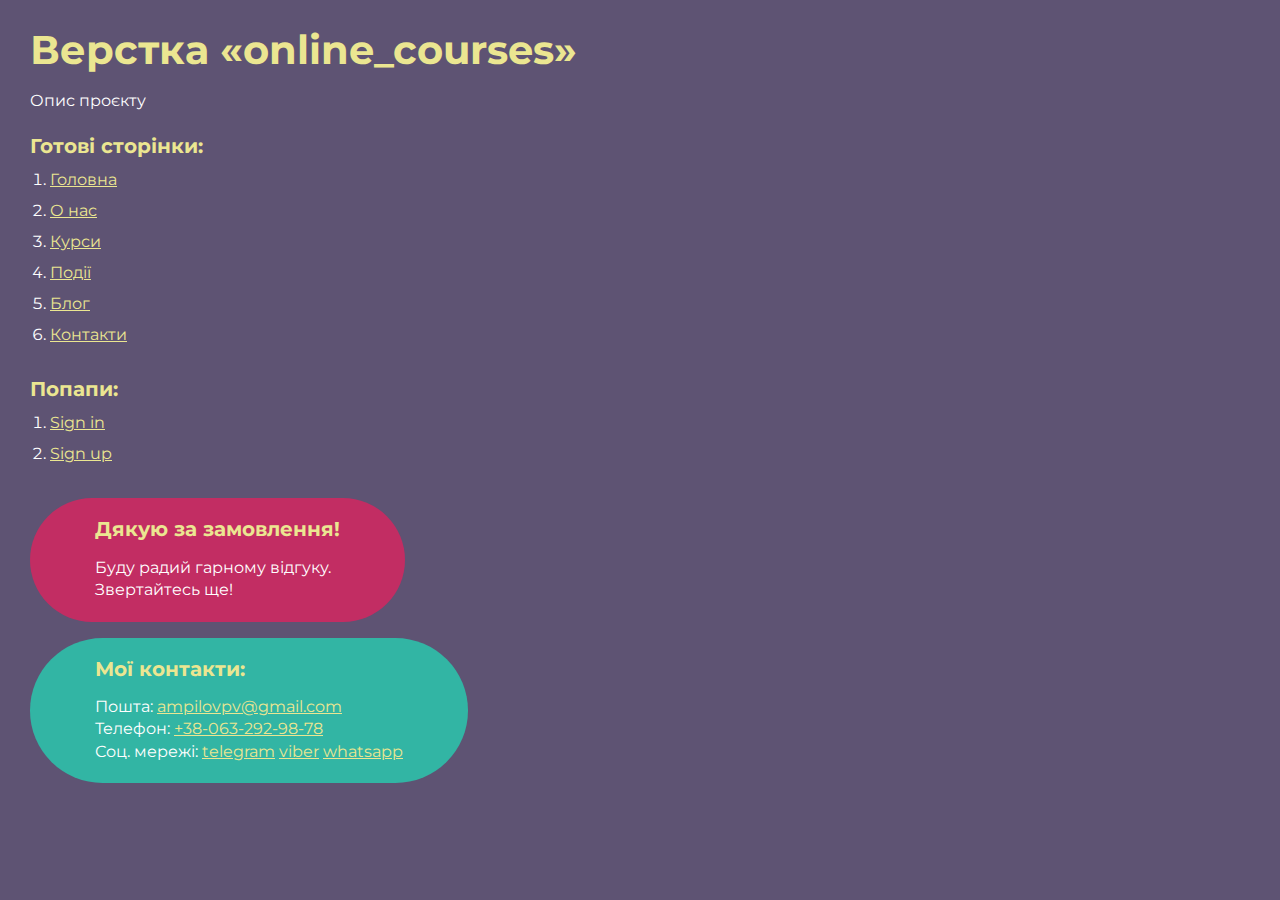
<file: index.html>
<!DOCTYPE html>
<html>

<head>
	<meta charset="UTF-8">
	<meta name="viewport" content="width=device-width, initial-scale=1.0">
	<title>Верстка «online_courses»</title>
</head>

<body>
	<div class="rootpage">
		<h1>Верстка «online_courses»</h1>
		<div class="rootpage__info">
			Опис проєкту
		</div>
		<h2>Готові сторінки:</h2>
		<ol class="rootpage__list">
			<li><a target="_blank" href="home.html">Головна</a></li>
			<li><a target="_blank" href="about_us.html">О нас</a></li>
			<li><a target="_blank" href="courses.html">Курси</a></li>
			<li><a target="_blank" href="events.html">Події</a></li>
			<li><a target="_blank" href="blog.html">Блог</a></li>
			<li><a target="_blank" href="contacts.html">Контакти</a></li>
		</ol>
		<h2>Попапи:</h2>
		<ol class="rootpage__list">
			<li><a target="_blank" href="home.html#log-in">Sign in</a></li>
			<li><a target="_blank" href="home.html#log-up">Sign up</a></li>
		</ol>
		<div class="rootpage__tnx">
			<h2>Дякую за замовлення!</h2>
			<p>Буду радий гарному відгуку.</p>
			<p>Звертайтесь ще!</p>
		</div>
		<div class="rootpage__contacts">
			<h2>Мої контакти:</h2>
			<p>Пошта: <a href="mailto:ampilovpv@gmail.com">ampilovpv@gmail.com</a></p>
			<p>Телефон: <a href="tel:+380632929878">+38-063-292-98-78</a></p>
			<p>Соц. мережі:
				<a href="https://t.me/Pavel_metal" target="_blank">telegram</a>
				<a href="viber://add?number=380632929878" target="_blank">viber</a>
				<a href="https://wa.me/380632929878" target="_blank">whatsapp</a>
			</p>
		</div>
	</div>
</body>
<style>
	@charset "UTF-8";
	@import url("https://fonts.googleapis.com/css?family=Montserrat:regular,700&display=swap");

	*,
	*::before,
	*::after {
		padding: 0px;
		margin: 0px;
		border: 0px;
		box-sizing: border-box;
	}

	html,
	body {
		height: 100%;
		margin: 0;
		padding: 0;
		min-width: 320px;
		width: 100%;
		color: #fff;
		background-color: #5e5373;
	}

	body {
		font-family: Montserrat;
		font-size: 100%;
		line-height: 1;
		font-size: 1rem;
	}

	a {
		text-decoration: underline;
		color: #ebe691
	}

	a:visited {
		text-decoration: underline;
		color: #aaa768;
	}

	a:hover {
		text-decoration: none;
	}

	ul li {
		list-style: none;
	}

	img {
		vertical-align: top;
	}

	.wrapper {
		width: 100%;
		min-height: 100%;
		overflow: hidden;
	}

	.rootpage {
		padding: 30px;
		display: flex;
		flex-direction: column;
		align-items: flex-start;
	}

	@media (max-width: 767px) {
		.rootpage {
			padding: 30px 15px;
		}
	}

	h1 {
		color: #ebe691;
		font-size: 2.5rem;
		margin: 0px 0px 1.25rem 0px;
	}

	@media (max-width: 767px) {
		h1 {
			font-size: 1.85rem;
			margin: 0px 0px 1.25rem 0px;
		}
	}

	h2 {
		color: #ebe691;
		font-size: 1.25rem;
		margin: 0px 0px 1rem 0px;
	}

	@media (max-width: 767px) {
		h2 {
			font-size: 1.125rem;
			margin: 0px 0px 1rem 0px;
		}
	}

	.rootpage__info {
		line-height: 140%;
		margin: 0px 0px 1.5rem 0px;
	}

	.rootpage__list {
		margin: 0px 0px 2.25rem 1.25rem;
	}

	.rootpage__list li:not(:last-child) {
		margin: 0px 0px 15px 0px;
	}

	.rootpage__contacts,
	.rootpage__tnx {
		border-radius: 200px;
		padding: 20px 65px;
		line-height: 140%;
	}

	@media (max-width: 767px) {

		.rootpage__contacts,
		.rootpage__tnx {
			border-radius: 40px;
			padding: 20px;
		}
	}

	.rootpage__contacts {
		background: #32b5a4;
	}

	.rootpage__contacts a {
		color: #ebe691;
	}

	.rootpage__tnx {
		background: #c22d63;
		margin: 0px 0px 1rem 0px;
	}
</style>

</html>
</file>
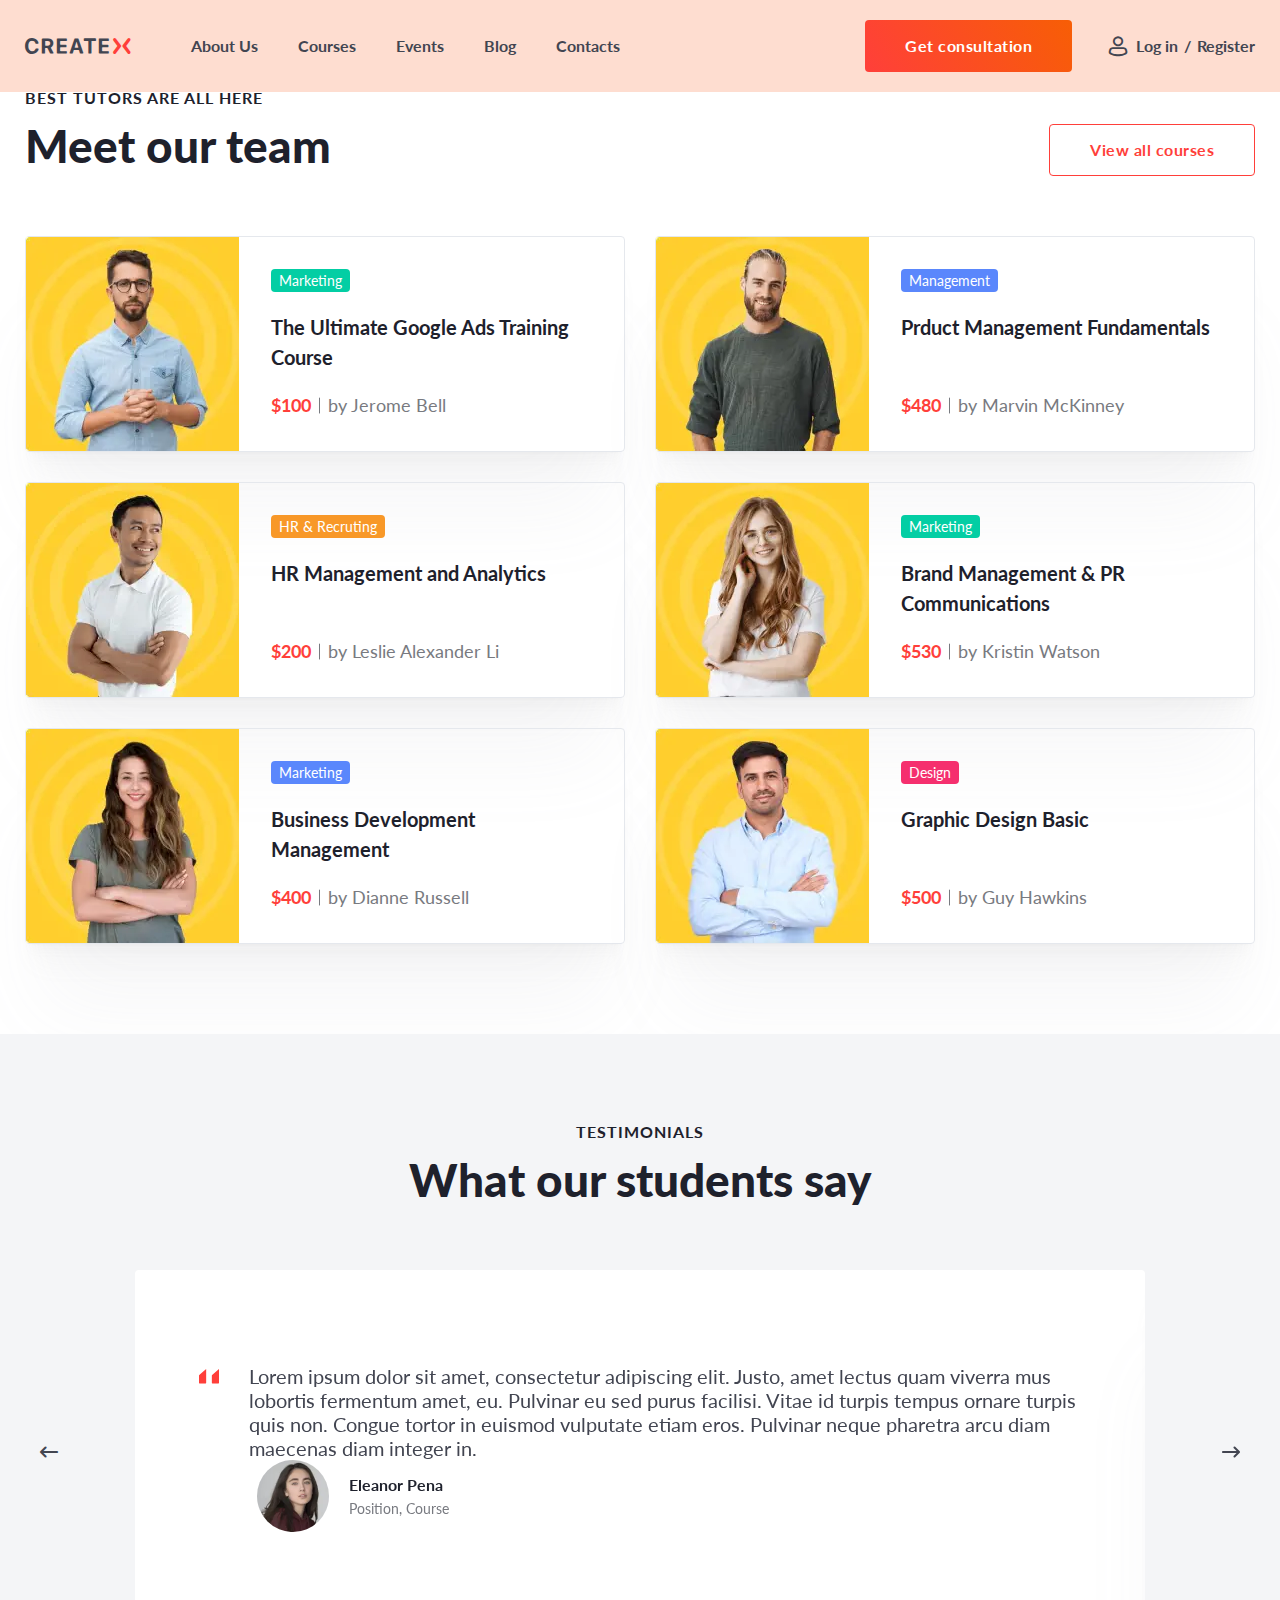
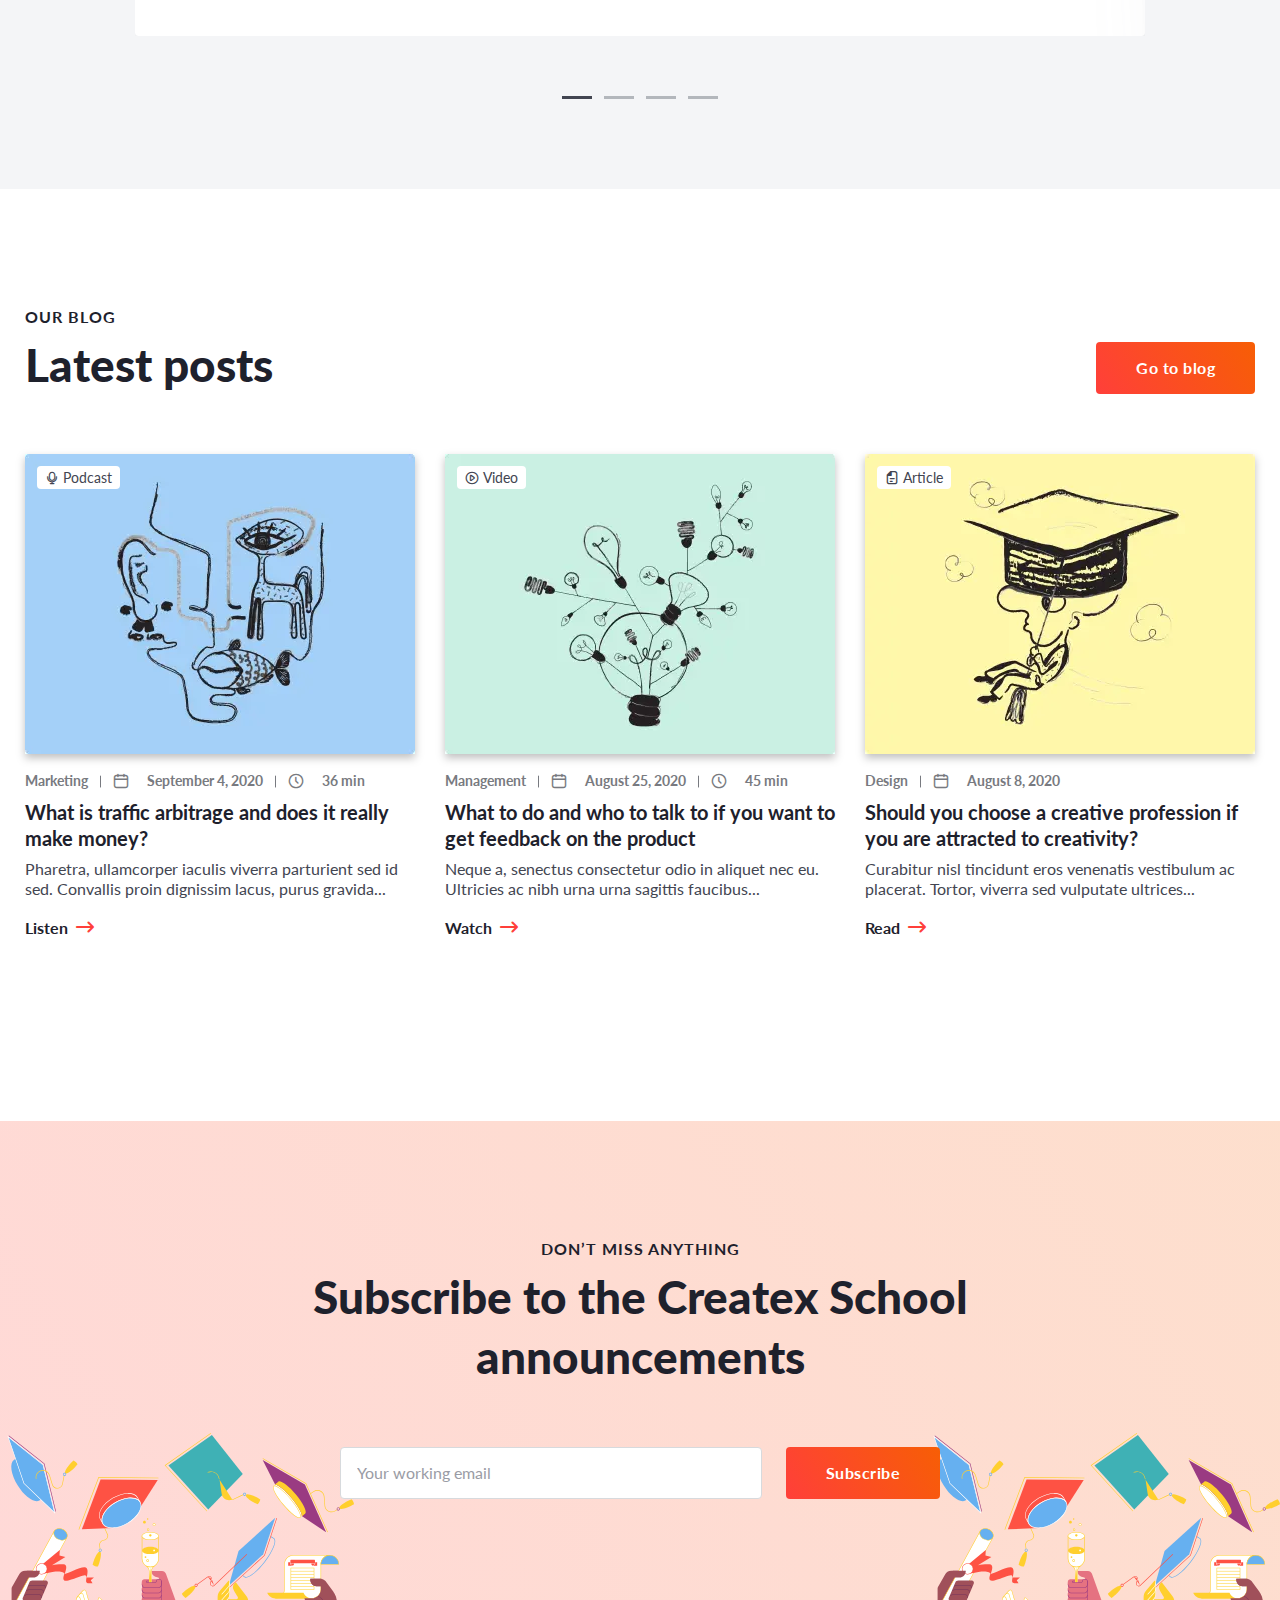
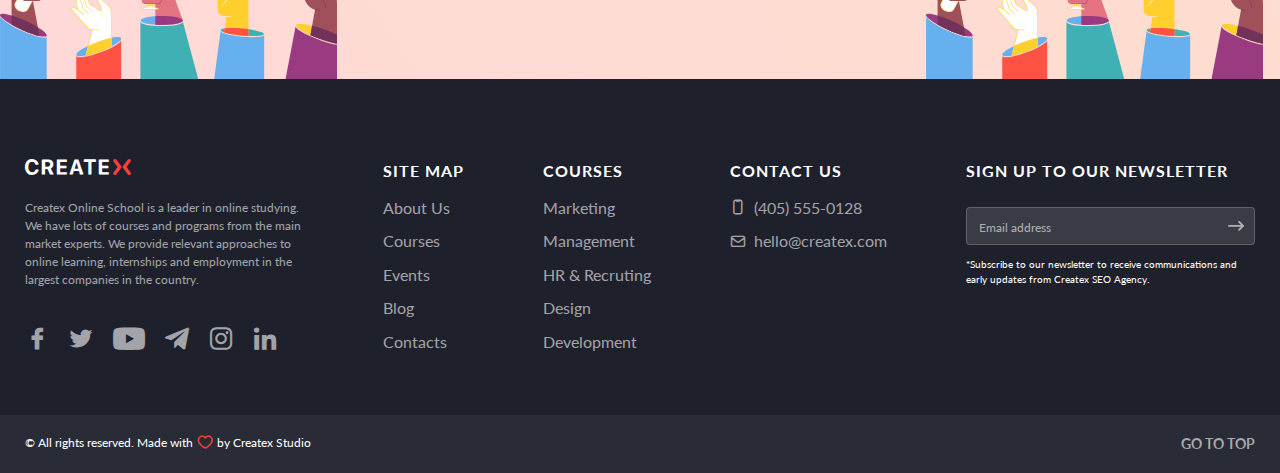
<file: about_us.html>
<!DOCTYPE html>
<html lang="en">

<head>
	<title>About_Us</title>
	<meta charset="UTF-8">
	<meta name="format-detection" content="telephone=no">
	<!-- <style>body{opacity: 0;}</style> -->
	<link rel="stylesheet" href="css/style.min.css?_v=20230424172359">
	<link rel="shortcut icon" href="favicon.ico">
	<!-- <meta name="robots" content="noindex, nofollow"> -->
	<meta name="viewport" content="width=device-width, initial-scale=1.0">
</head>

<body>
	<div class="wrapper">
		<header class="header" data-lp>
			<div class="header__container">
				<a href="home.html" target="_blank" class="header__logo logo">
					<div class="logo__link logo__link--c _icon-logo-c"></div>
					<div class="logo__link logo__link--x _icon-logo-x"></div>
				</a>
				<nav class="header__menu menu">
					<div class="menu__body">
						<ul class="menu__list">
							<li class="menu__item">
								<a href="about_us.html" target="_blank" class="menu__link">About Us</a>
							</li>
							<li class="menu__item">
								<a href="courses.html" target="_blank" class="menu__link">Courses</a>
							</li>
							<li class="menu__item">
								<a href="events.html" target="_blank" class="menu__link">Events</a>
							</li>
							<li class="menu__item">
								<a href="blog.html" target="_blank" class="menu__link">Blog</a>
							</li>
							<li class="menu__item">
								<a href="contacts.html" target="_blank" class="menu__link">Contacts</a>
							</li>
						</ul>
					</div>
				</nav>
				<div class="header__actions actions-header">
					<a href="#" class="actions-header__button button"><span>Get consultation</span></a>
					<div data-da=".menu__body, 767.98" class="actions-header__register">
						<a data-popup="#log-in" href="#" class="actions-header__link _icon-user">Log in</a>
						<div class="actions-header__link">/</div>
						<a data-popup="#log-up" href="#" class="actions-header__link">Register</a>
					</div>
					<button type="button" class="icon-menu"><span></span></button>
				</div>
			</div>
		</header>
		<main class="page">
			<section class="page__featured-courses featured-courses">
				<div class="featured-courses__container">
					<div class="featured-courses__title-box box-title">
						<div class="featured-courses__header-block block-header">
							<div class="block-header__subtitle subtitle">Best tutors are all here</div>
							<div class="block-header__title title">Meet our team</div>
						</div>
						<a href="#" class="featured-courses__button button button_border"><span>View all courses</span></a>
					</div>
					<div class="featured-courses__cards">
						<a href="#" class="featured-courses__card card">
							<div class="card__images-ibg">
								<picture><source srcset="img/featured-courses/Bell.webp" type="image/webp"><img src="img/featured-courses/Bell.jpg" alt="Image"></picture>
							</div>
							<div class="card__content">
								<div class="card__badge card__badge--green">Marketing</div>
								<div class="card__title">The Ultimate Google Ads Training Course</div>
								<div class="card__info info">
									<div class="info__price">$100</div>
									<div class="info__divider"></div>
									<div class="info__speaker">by Jerome Bell</div>
								</div>
							</div>
						</a>
						<a href="#" class="featured-courses__card card">
							<div class="card__images-ibg">
								<picture><source srcset="img/featured-courses/McKinney.webp" type="image/webp"><img src="img/featured-courses/McKinney.jpg" alt="Images"></picture>
							</div>
							<div class="card__content">
								<div class="card__badge card__badge--blue">Management</div>
								<div class="card__title">Prduct Management Fundamentals</div>
								<div class="card__info info">
									<div class="info__price">$480</div>
									<div class="info__divider"></div>
									<div class="info__speaker">by Marvin McKinney</div>
								</div>
							</div>
						</a>
						<a href="#" class="featured-courses__card card">
							<div class="card__images-ibg">
								<picture><source srcset="img/featured-courses/Li.webp" type="image/webp"><img src="img/featured-courses/Li.jpg" alt="Images"></picture>
							</div>
							<div class="card__content">
								<div class="card__badge card__badge--orange">HR & Recruting</div>
								<div class="card__title">HR Management and Analytics</div>
								<div class="card__info info">
									<div class="info__price">$200</div>
									<div class="info__divider"></div>
									<div class="info__speaker">by Leslie Alexander Li</div>
								</div>
							</div>
						</a>
						<a href="#" class="featured-courses__card card">
							<div class="card__images-ibg">
								<picture><source srcset="img/featured-courses/Watson.webp" type="image/webp"><img src="img/featured-courses/Watson.jpg" alt="Images"></picture>
							</div>
							<div class="card__content">
								<div class="card__badge card__badge--green">Marketing</div>
								<div class="card__title">Brand Management & PR Communications</div>
								<div class="card__info info">
									<div class="info__price">$530</div>
									<div class="info__divider"></div>
									<div class="info__speaker">by Kristin Watson</div>
								</div>
							</div>
						</a>
						<a href="#" class="featured-courses__card card">
							<div class="card__images-ibg">
								<picture><source srcset="img/featured-courses/Russell.webp" type="image/webp"><img src="img/featured-courses/Russell.jpg" alt="Images"></picture>
							</div>
							<div class="card__content">
								<div class="card__badge card__badge--blue">Marketing</div>
								<div class="card__title">Business Development Management</div>
								<div class="card__info info">
									<div class="info__price">$400</div>
									<div class="info__divider"></div>
									<div class="info__speaker">by Dianne Russell</div>
								</div>
							</div>
						</a>
						<a href="#" class="featured-courses__card card">
							<div class="card__images-ibg">
								<picture><source srcset="img/featured-courses/Hawkins.webp" type="image/webp"><img src="img/featured-courses/Hawkins.jpg" alt="Images"></picture>
							</div>
							<div class="card__content">
								<div class="card__badge card__badge--red">Design</div>
								<div class="card__title">Graphic Design Basic</div>
								<div class="card__info info">
									<div class="info__price">$500</div>
									<div class="info__divider"></div>
									<div class="info__speaker">by Guy Hawkins</div>
								</div>
							</div>
						</a>
					</div>
				</div>
			</section>

			<section class="page__testimonials testimonials-slider">
				<div class="testimonials-slider__container">
					<div class="testimonials-slider__header-block block-header">
						<div class="block-header__subtitle subtitle">TESTIMONIALS</div>
						<div class="block-header__title title">What our students say</div>
					</div>
					<div class="testimonials-slider__inner">
						<!-- Оболонка слайдера -->
						<div class="testimonials-slider__slider swiper">
							<!-- Частина слайдера, що рухається -->
							<div class="testimonials-slider__wrapper swiper-wrapper">
								<!-- Слайд -->
								<div class="testimonials-slider__slide slide-testimonials-slider swiper-slide">
									<p class="slide-testimonials-slider__text _icon-braces">
										Lorem ipsum dolor sit amet, consectetur adipiscing elit. Justo, amet lectus quam viverra mus lobortis fermentum amet, eu. Pulvinar eu sed purus facilisi. Vitae id turpis tempus ornare turpis quis non. Congue tortor in euismod vulputate etiam eros. Pulvinar neque pharetra arcu diam maecenas diam integer in.
									</p>
									<div class="slide-testimonials-slider__user user-testimonials">
										<div class="user-testimonials__image">
											<picture><source srcset="img/Testimonials/01.webp" type="image/webp"><img src="img/Testimonials/01.jpg" alt="image"></picture>
										</div>
										<div class="user-testimonials__info">
											<div class="user-testimonials__name">Eleanor Pena</div>
											<div class="user-testimonials__position">Position, Course</div>
										</div>
									</div>
								</div>
								<!-- Слайд -->
								<div class="testimonials-slider__slide slide-testimonials-slider swiper-slide">
									<p class="slide-testimonials-slider__text _icon-braces">
										Lorem ipsum dolor sit amet, consectetur adipiscing elit. Justo, amet lectus quam viverra mus lobortis fermentum amet, eu. Pulvinar eu sed purus facilisi. Vitae id turpis tempus ornare turpis quis non. Congue tortor in euismod vulputate etiam eros. Pulvinar neque pharetra arcu diam maecenas diam integer in.
									</p>
									<div class="slide-testimonials-slider__user user-testimonials">
										<div class="user-testimonials__image">
											<picture><source srcset="img/Testimonials/02.webp" type="image/webp"><img src="img/Testimonials/02.jpg" alt="image"></picture>
										</div>
										<div class="user-testimonials__info">
											<div class="user-testimonials__name">Eleanor Pena</div>
											<div class="user-testimonials__position">Position, Course</div>
										</div>
									</div>
								</div>
								<!-- Слайд -->
								<div class="testimonials-slider__slide slide-testimonials-slider swiper-slide">
									<p class="slide-testimonials-slider__text _icon-braces">
										Lorem ipsum dolor sit amet, consectetur adipiscing elit. Justo, amet lectus quam viverra mus lobortis fermentum amet, eu. Pulvinar eu sed purus facilisi. Vitae id turpis tempus ornare turpis quis non. Congue tortor in euismod vulputate etiam eros. Pulvinar neque pharetra arcu diam maecenas diam integer in.
									</p>
									<div class="slide-testimonials-slider__user user-testimonials">
										<div class="user-testimonials__image">
											<picture><source srcset="img/Testimonials/01.webp" type="image/webp"><img src="img/Testimonials/01.jpg" alt="image"></picture>
										</div>
										<div class="user-testimonials__info">
											<div class="user-testimonials__name">Eleanor Pena</div>
											<div class="user-testimonials__position">Position, Course</div>
										</div>
									</div>
								</div>
								<!-- Слайд -->
								<div class="testimonials-slider__slide slide-testimonials-slider swiper-slide">
									<p class="slide-testimonials-slider__text _icon-braces">
										Lorem ipsum dolor sit amet, consectetur adipiscing elit. Justo, amet lectus quam viverra mus lobortis fermentum amet, eu. Pulvinar eu sed purus facilisi. Vitae id turpis tempus ornare turpis quis non. Congue tortor in euismod vulputate etiam eros. Pulvinar neque pharetra arcu diam maecenas diam integer in.
									</p>
									<div class="slide-testimonials-slider__user user-testimonials">
										<div class="user-testimonials__image">
											<picture><source srcset="img/Testimonials/02.webp" type="image/webp"><img src="img/Testimonials/02.jpg" alt="image"></picture>
										</div>
										<div class="user-testimonials__info">
											<div class="user-testimonials__name">Eleanor Pena</div>
											<div class="user-testimonials__position">Position, Course</div>
										</div>
									</div>
								</div>
							</div>
						</div>

						<!-- Якщо потрібна пагінація -->
						<div class="slide-testimonials-slider__dotts swiper-pagination"></div>
						<!-- Якщо потрібна навігація (ліворуч/праворуч) -->
						<button type="button" class="slide-testimonials-slider__arrow slide-testimonials-slider__arrow_left swiper-button-prev _icon-slider-arrow"></button>
						<button type="button" class="slide-testimonials-slider__arrow slide-testimonials-slider__arrow_right swiper-button-next _icon-slider-arrow"></button>
					</div>
				</div>
			</section>

			<setion class="page__blog blog-block">
				<div class="blog-block__container">
					<div class="blog-block__title-box box-title">
						<div class="blog-block__header-block block-header">
							<div class="block-header__subtitle subtitle">Our blog</div>
							<div class="block-header__title title">Latest posts</div>
						</div>
						<a href="#" class="blog-block__button button"><span>Go to blog</span></a>
					</div>
					<div class="blog-block__cards cards-block">

						<article class="cards-block__item">
							<div class="cards-block__images-ibg">
								<picture><source srcset="img/blog/podcast.webp" type="image/webp"><img src="img/blog/podcast.jpg" alt="Image"></picture>
								<div class="cards-block__lable _icon-mic">Podcast</div>
							</div>
							<div class="cards-block__content">
								<div class="cards-block__meta meta">
									<div class="meta__label">Marketing</div>
									<div class="meta__divider"></div>
									<div class="meta__date _icon-calendar">September 4, 2020</div>
									<div class="meta__divider"></div>
									<div class="meta__duration _icon-clock">36 min</div>
								</div>
								<div class="cards-block__title">What is traffic arbitrage and does it really make money?</div>
								<div class="cards-block__text">Pharetra, ullamcorper iaculis viverra parturient sed id sed. Convallis proin dignissim lacus, purus gravida...</div>
							</div>
							<a href="#" class="cards-block__link _icon-slider-arrow">Listen</a>
						</article>

						<article class="cards-block__item">
							<div class="cards-block__images-ibg">
								<picture><source srcset="img/blog/video.webp" type="image/webp"><img src="img/blog/video.jpg" alt="Image"></picture>
								<div class="cards-block__lable _icon-video">Video</div>
							</div>
							<div class="cards-block__content">
								<div class="cards-block__meta meta">
									<div class="meta__label">Management</div>
									<div class="meta__divider"></div>
									<div class="meta__date _icon-calendar">August 25, 2020</div>
									<div class="meta__divider"></div>
									<div class="meta__duration _icon-clock">45 min</div>
								</div>
								<div class="cards-block__title">What to do and who to talk to if you want to get feedback on the product</div>
								<div class="cards-block__text">Neque a, senectus consectetur odio in aliquet nec eu. Ultricies ac nibh urna urna sagittis faucibus...</div>
							</div>
							<a href="#" class="cards-block__link _icon-slider-arrow">Watch</a>
						</article>

						<article class="cards-block__item">
							<div class="cards-block__images-ibg">
								<picture><source srcset="img/blog/article.webp" type="image/webp"><img src="img/blog/article.jpg" alt="Image"></picture>
								<div class="cards-block__lable _icon-files">Article</div>
							</div>
							<div class="cards-block__content">
								<div class="cards-block__meta meta">
									<div class="meta__label">Design</div>
									<div class="meta__divider"></div>
									<div class="meta__date _icon-calendar">August 8, 2020</div>
									<!-- <div class="meta__duration _icon-clock">36 min</div> -->
								</div>
								<div class="cards-block__title">Should you choose a creative profession if you are attracted to creativity?</div>
								<div class="cards-block__text">Curabitur nisl tincidunt eros venenatis vestibulum ac placerat. Tortor, viverra sed vulputate ultrices...</div>
							</div>
							<a href="#" class="cards-block__link _icon-slider-arrow">Read</a>
						</article>
					</div>
				</div>
			</setion>

			<section class="page__subscribe subscribe">
				<div class="subscribe__container">
					<div class="subscribe__header-block block-header">
						<div class="block-header__subtitle subtitle">Don’t miss anything</div>
						<div class="block-header__title title">Subscribe to the Createx School announcements</div>
					</div>
					<form class="subscribe__form form-subscribe" action="files/sendmail/sendmail.php" method="POST">
						<input data-required="email" type="text" name="form[email]" data-error="Please enter a valid email" placeholder="Your working email" class="form-subscribe__input">
						<button type="submit" class="form-subscribe__button button"><span>Subscribe</span></button>
					</form>
				</div>
				<div class="subscribe__decor decor">
					<div class="decor__item decor__item_sc-01"></div>
					<div class="decor__item decor__item_sc-02"></div>
				</div>
			</section>
		</main>
		<footer data-spollers="767.98,max" class="footer">
			<div class="footer__container">
				<div class="footer__column">
					<a href="home.html" target="_blank" class="footer__logo logo">
						<div class="logo__link logo__link--white _icon-logo-c"></div>
						<div class="logo__link logo__link--red _icon-logo-x"></div>
					</a>
					<p class="footer__text">
						Createx Online School is a leader in online studying. We have lots of courses and programs from the main market experts. We provide relevant approaches to online learning, internships and employment in the largest companies in the country.
					</p>
					<div class="footer__socials socials">
						<a href="https://uk-ua.facebook.com/" target="_blank" class="socials__link _icon-facebook"></a>
						<a href="https://twitter.com/?lang=ru" target="_blank" class="socials__link _icon-twitter"></a>
						<a href="https://www.youtube.com/" target="_blank" class="socials__link _icon-youtube"></a>
						<a href="https://web.telegram.org/k/" target="_blank" class="socials__link _icon-telegram"></a>
						<a href="https://www.instagram.com/" target="_blank" class="socials__link _icon-instagram"></a>
						<a href="https://www.linkedin.com/login/ru" target="_blank" class="socials__link _icon-linked-in"></a>
					</div>
				</div>
				<div class="footer__column">
					<button type="button" data-spoller class="footer__title _icon-arrow-chevron">SITE MAP</button>
					<nav class="footer__menu menu-footer">
						<ul class="menu-footer__list list-footer">
							<li class="list-footer__item">
								<a href="#" class="list-footer__link">About Us</a>
							</li>
							<li class="list-footer__item">
								<a href="#" class="list-footer__link">Courses</a>
							</li>
							<li class="list-footer__item">
								<a href="#" class="list-footer__link">Events</a>
							</li>
							<li class="list-footer__item">
								<a href="#" class="list-footer__link">Blog</a>
							</li>
							<li class="list-footer__item">
								<a href="#" class="list-footer__link">Contacts</a>
							</li>
						</ul>
					</nav>
				</div>
				<div class="footer__column">
					<button type="button" data-spoller class="footer__title _icon-arrow-chevron">COURSES</button>
					<nav class="footer__menu menu-footer">
						<ul class="menu-footer__list list-footer">
							<li class="list-footer__item">
								<a href="#" class="list-footer__link">Marketing</a>
							</li>
							<li class="list-footer__item">
								<a href="#" class="list-footer__link">Management</a>
							</li>
							<li class="list-footer__item">
								<a href="#" class="list-footer__link">HR & Recruting</a>
							</li>
							<li class="list-footer__item">
								<a href="#" class="list-footer__link">Design</a>
							</li>
							<li class="list-footer__item">
								<a href="#" class="list-footer__link">Development</a>
							</li>
						</ul>
					</nav>
				</div>
				<div class="footer__column">
					<button type="button" data-spoller class="footer__title _icon-arrow-chevron">CONTACT US</button>
					<nav class="footer__menu menu-footer">
						<ul class="menu-footer__list list-footer">
							<li class="list-footer__item">
								<a href="tel:4055550128" class="list-footer__link _icon-iphone">(405) 555-0128</a>
							</li>
							<li class="list-footer__item">
								<a href="mailto:hello@createx.com" class="list-footer__link _icon-email">hello@createx.com</a>
							</li>
						</ul>
					</nav>
				</div>
				<div class="footer__column">
					<h3 class="footer__title footer__title--margin">SIGN UP TO OUR NEWSLETTER</h3>
					<div class="footer__form">
						<form action="#" class="form-footer__form">
							<input data-required="email" autocomplete="off" type="text" name="form[email]" data-error="Please enter a valid email" placeholder="Email address" class="form-footer__input">
							<button type="submit" class="form-footer__button _icon-slider-arrow"></button>
						</form>
					</div>
					<p class="footer__text footer__text--small">
						*Subscribe to our newsletter to receive communications and early updates from Createx SEO Agency.
					</p>
				</div>
			</div>
			<div class="footer__copyright copyright">
				<div class="copyright__container">
					<div class="copyright__text">© All rights reserved. Made with <span class="copyright__icon _icon-heart"></span> by Createx Studio</div>
					<a href="" class="copyright__link">GO TO TOP</a>
				</div>
			</div>
		</footer>
	</div>
	<script src="js/app.min.js?_v=20230424172359"></script>
</body>

</html>
</file>
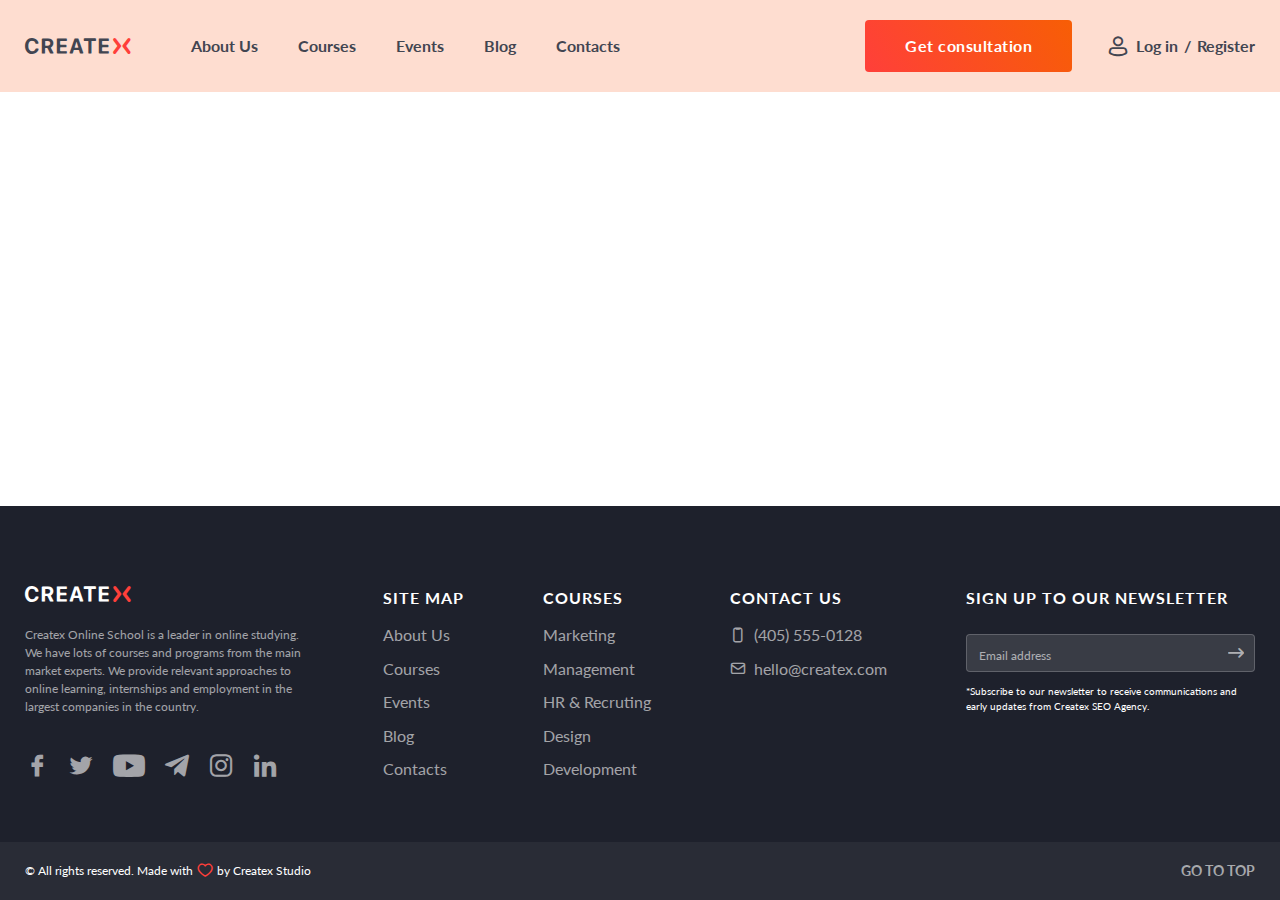
<file: blog.html>
<!DOCTYPE html>
<html lang="en">

<head>
	<title>Blog</title>
	<meta charset="UTF-8">
	<meta name="format-detection" content="telephone=no">
	<!-- <style>body{opacity: 0;}</style> -->
	<link rel="stylesheet" href="css/style.min.css?_v=20230424172359">
	<link rel="shortcut icon" href="favicon.ico">
	<!-- <meta name="robots" content="noindex, nofollow"> -->
	<meta name="viewport" content="width=device-width, initial-scale=1.0">
</head>

<body>
	<div class="wrapper">
		<header class="header" data-lp>
			<div class="header__container">
				<a href="home.html" target="_blank" class="header__logo logo">
					<div class="logo__link logo__link--c _icon-logo-c"></div>
					<div class="logo__link logo__link--x _icon-logo-x"></div>
				</a>
				<nav class="header__menu menu">
					<div class="menu__body">
						<ul class="menu__list">
							<li class="menu__item">
								<a href="about_us.html" target="_blank" class="menu__link">About Us</a>
							</li>
							<li class="menu__item">
								<a href="courses.html" target="_blank" class="menu__link">Courses</a>
							</li>
							<li class="menu__item">
								<a href="events.html" target="_blank" class="menu__link">Events</a>
							</li>
							<li class="menu__item">
								<a href="blog.html" target="_blank" class="menu__link">Blog</a>
							</li>
							<li class="menu__item">
								<a href="contacts.html" target="_blank" class="menu__link">Contacts</a>
							</li>
						</ul>
					</div>
				</nav>
				<div class="header__actions actions-header">
					<a href="#" class="actions-header__button button"><span>Get consultation</span></a>
					<div data-da=".menu__body, 767.98" class="actions-header__register">
						<a data-popup="#log-in" href="#" class="actions-header__link _icon-user">Log in</a>
						<div class="actions-header__link">/</div>
						<a data-popup="#log-up" href="#" class="actions-header__link">Register</a>
					</div>
					<button type="button" class="icon-menu"><span></span></button>
				</div>
			</div>
		</header>
		<main class="page">

		</main>
		<footer data-spollers="767.98,max" class="footer">
			<div class="footer__container">
				<div class="footer__column">
					<a href="home.html" target="_blank" class="footer__logo logo">
						<div class="logo__link logo__link--white _icon-logo-c"></div>
						<div class="logo__link logo__link--red _icon-logo-x"></div>
					</a>
					<p class="footer__text">
						Createx Online School is a leader in online studying. We have lots of courses and programs from the main market experts. We provide relevant approaches to online learning, internships and employment in the largest companies in the country.
					</p>
					<div class="footer__socials socials">
						<a href="https://uk-ua.facebook.com/" target="_blank" class="socials__link _icon-facebook"></a>
						<a href="https://twitter.com/?lang=ru" target="_blank" class="socials__link _icon-twitter"></a>
						<a href="https://www.youtube.com/" target="_blank" class="socials__link _icon-youtube"></a>
						<a href="https://web.telegram.org/k/" target="_blank" class="socials__link _icon-telegram"></a>
						<a href="https://www.instagram.com/" target="_blank" class="socials__link _icon-instagram"></a>
						<a href="https://www.linkedin.com/login/ru" target="_blank" class="socials__link _icon-linked-in"></a>
					</div>
				</div>
				<div class="footer__column">
					<button type="button" data-spoller class="footer__title _icon-arrow-chevron">SITE MAP</button>
					<nav class="footer__menu menu-footer">
						<ul class="menu-footer__list list-footer">
							<li class="list-footer__item">
								<a href="#" class="list-footer__link">About Us</a>
							</li>
							<li class="list-footer__item">
								<a href="#" class="list-footer__link">Courses</a>
							</li>
							<li class="list-footer__item">
								<a href="#" class="list-footer__link">Events</a>
							</li>
							<li class="list-footer__item">
								<a href="#" class="list-footer__link">Blog</a>
							</li>
							<li class="list-footer__item">
								<a href="#" class="list-footer__link">Contacts</a>
							</li>
						</ul>
					</nav>
				</div>
				<div class="footer__column">
					<button type="button" data-spoller class="footer__title _icon-arrow-chevron">COURSES</button>
					<nav class="footer__menu menu-footer">
						<ul class="menu-footer__list list-footer">
							<li class="list-footer__item">
								<a href="#" class="list-footer__link">Marketing</a>
							</li>
							<li class="list-footer__item">
								<a href="#" class="list-footer__link">Management</a>
							</li>
							<li class="list-footer__item">
								<a href="#" class="list-footer__link">HR & Recruting</a>
							</li>
							<li class="list-footer__item">
								<a href="#" class="list-footer__link">Design</a>
							</li>
							<li class="list-footer__item">
								<a href="#" class="list-footer__link">Development</a>
							</li>
						</ul>
					</nav>
				</div>
				<div class="footer__column">
					<button type="button" data-spoller class="footer__title _icon-arrow-chevron">CONTACT US</button>
					<nav class="footer__menu menu-footer">
						<ul class="menu-footer__list list-footer">
							<li class="list-footer__item">
								<a href="tel:4055550128" class="list-footer__link _icon-iphone">(405) 555-0128</a>
							</li>
							<li class="list-footer__item">
								<a href="mailto:hello@createx.com" class="list-footer__link _icon-email">hello@createx.com</a>
							</li>
						</ul>
					</nav>
				</div>
				<div class="footer__column">
					<h3 class="footer__title footer__title--margin">SIGN UP TO OUR NEWSLETTER</h3>
					<div class="footer__form">
						<form action="#" class="form-footer__form">
							<input data-required="email" autocomplete="off" type="text" name="form[email]" data-error="Please enter a valid email" placeholder="Email address" class="form-footer__input">
							<button type="submit" class="form-footer__button _icon-slider-arrow"></button>
						</form>
					</div>
					<p class="footer__text footer__text--small">
						*Subscribe to our newsletter to receive communications and early updates from Createx SEO Agency.
					</p>
				</div>
			</div>
			<div class="footer__copyright copyright">
				<div class="copyright__container">
					<div class="copyright__text">© All rights reserved. Made with <span class="copyright__icon _icon-heart"></span> by Createx Studio</div>
					<a href="" class="copyright__link">GO TO TOP</a>
				</div>
			</div>
		</footer>
	</div>
	<script src="js/app.min.js?_v=20230424172359"></script>
</body>

</html>
</file>
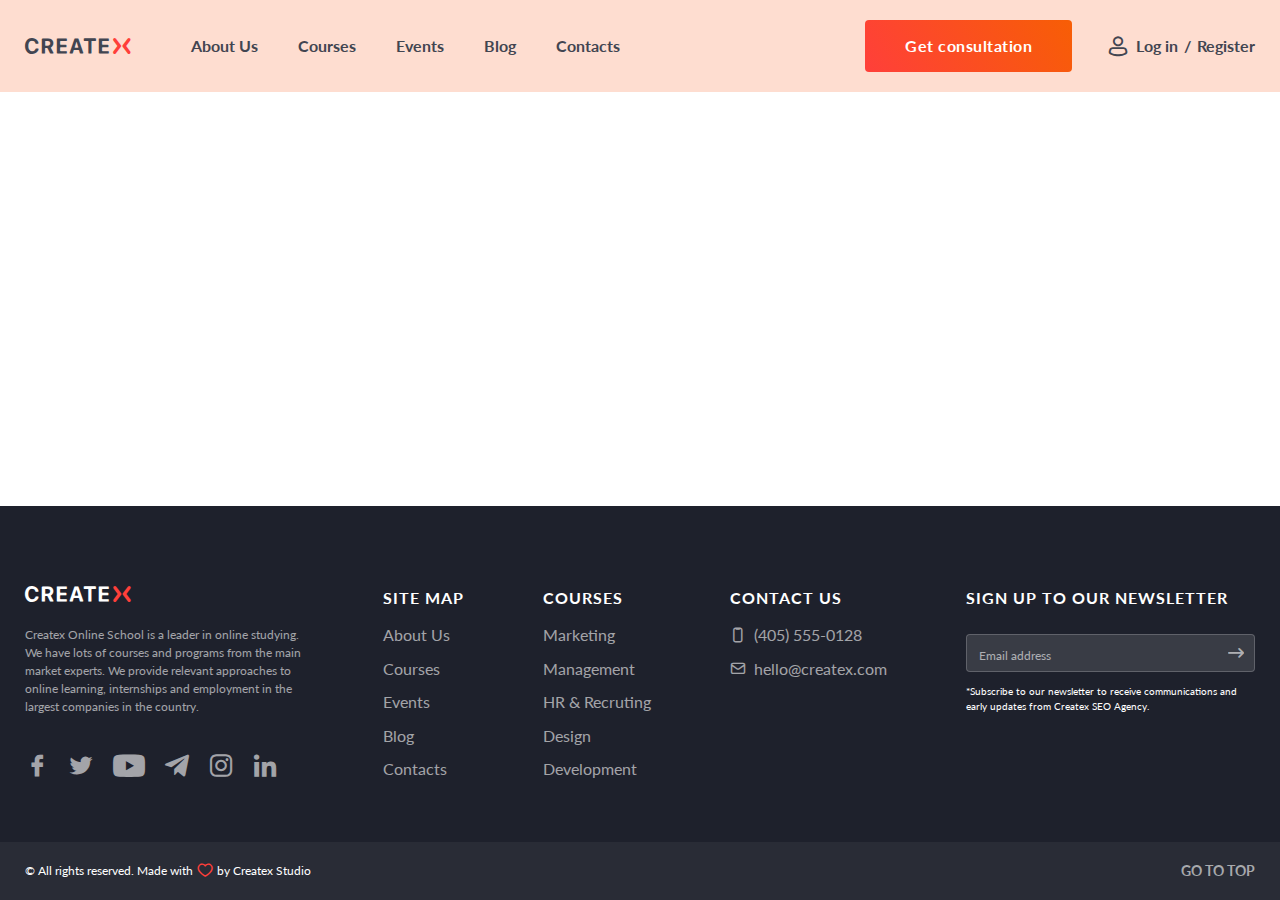
<file: contacts.html>
<!DOCTYPE html>
<html lang="en">

<head>
	<title>Contacts</title>
	<meta charset="UTF-8">
	<meta name="format-detection" content="telephone=no">
	<!-- <style>body{opacity: 0;}</style> -->
	<link rel="stylesheet" href="css/style.min.css?_v=20230424172359">
	<link rel="shortcut icon" href="favicon.ico">
	<!-- <meta name="robots" content="noindex, nofollow"> -->
	<meta name="viewport" content="width=device-width, initial-scale=1.0">
</head>

<body>
	<div class="wrapper">
		<header class="header" data-lp>
			<div class="header__container">
				<a href="home.html" target="_blank" class="header__logo logo">
					<div class="logo__link logo__link--c _icon-logo-c"></div>
					<div class="logo__link logo__link--x _icon-logo-x"></div>
				</a>
				<nav class="header__menu menu">
					<div class="menu__body">
						<ul class="menu__list">
							<li class="menu__item">
								<a href="about_us.html" target="_blank" class="menu__link">About Us</a>
							</li>
							<li class="menu__item">
								<a href="courses.html" target="_blank" class="menu__link">Courses</a>
							</li>
							<li class="menu__item">
								<a href="events.html" target="_blank" class="menu__link">Events</a>
							</li>
							<li class="menu__item">
								<a href="blog.html" target="_blank" class="menu__link">Blog</a>
							</li>
							<li class="menu__item">
								<a href="contacts.html" target="_blank" class="menu__link">Contacts</a>
							</li>
						</ul>
					</div>
				</nav>
				<div class="header__actions actions-header">
					<a href="#" class="actions-header__button button"><span>Get consultation</span></a>
					<div data-da=".menu__body, 767.98" class="actions-header__register">
						<a data-popup="#log-in" href="#" class="actions-header__link _icon-user">Log in</a>
						<div class="actions-header__link">/</div>
						<a data-popup="#log-up" href="#" class="actions-header__link">Register</a>
					</div>
					<button type="button" class="icon-menu"><span></span></button>
				</div>
			</div>
		</header>
		<main class="page">

		</main>
		<footer data-spollers="767.98,max" class="footer">
			<div class="footer__container">
				<div class="footer__column">
					<a href="home.html" target="_blank" class="footer__logo logo">
						<div class="logo__link logo__link--white _icon-logo-c"></div>
						<div class="logo__link logo__link--red _icon-logo-x"></div>
					</a>
					<p class="footer__text">
						Createx Online School is a leader in online studying. We have lots of courses and programs from the main market experts. We provide relevant approaches to online learning, internships and employment in the largest companies in the country.
					</p>
					<div class="footer__socials socials">
						<a href="https://uk-ua.facebook.com/" target="_blank" class="socials__link _icon-facebook"></a>
						<a href="https://twitter.com/?lang=ru" target="_blank" class="socials__link _icon-twitter"></a>
						<a href="https://www.youtube.com/" target="_blank" class="socials__link _icon-youtube"></a>
						<a href="https://web.telegram.org/k/" target="_blank" class="socials__link _icon-telegram"></a>
						<a href="https://www.instagram.com/" target="_blank" class="socials__link _icon-instagram"></a>
						<a href="https://www.linkedin.com/login/ru" target="_blank" class="socials__link _icon-linked-in"></a>
					</div>
				</div>
				<div class="footer__column">
					<button type="button" data-spoller class="footer__title _icon-arrow-chevron">SITE MAP</button>
					<nav class="footer__menu menu-footer">
						<ul class="menu-footer__list list-footer">
							<li class="list-footer__item">
								<a href="#" class="list-footer__link">About Us</a>
							</li>
							<li class="list-footer__item">
								<a href="#" class="list-footer__link">Courses</a>
							</li>
							<li class="list-footer__item">
								<a href="#" class="list-footer__link">Events</a>
							</li>
							<li class="list-footer__item">
								<a href="#" class="list-footer__link">Blog</a>
							</li>
							<li class="list-footer__item">
								<a href="#" class="list-footer__link">Contacts</a>
							</li>
						</ul>
					</nav>
				</div>
				<div class="footer__column">
					<button type="button" data-spoller class="footer__title _icon-arrow-chevron">COURSES</button>
					<nav class="footer__menu menu-footer">
						<ul class="menu-footer__list list-footer">
							<li class="list-footer__item">
								<a href="#" class="list-footer__link">Marketing</a>
							</li>
							<li class="list-footer__item">
								<a href="#" class="list-footer__link">Management</a>
							</li>
							<li class="list-footer__item">
								<a href="#" class="list-footer__link">HR & Recruting</a>
							</li>
							<li class="list-footer__item">
								<a href="#" class="list-footer__link">Design</a>
							</li>
							<li class="list-footer__item">
								<a href="#" class="list-footer__link">Development</a>
							</li>
						</ul>
					</nav>
				</div>
				<div class="footer__column">
					<button type="button" data-spoller class="footer__title _icon-arrow-chevron">CONTACT US</button>
					<nav class="footer__menu menu-footer">
						<ul class="menu-footer__list list-footer">
							<li class="list-footer__item">
								<a href="tel:4055550128" class="list-footer__link _icon-iphone">(405) 555-0128</a>
							</li>
							<li class="list-footer__item">
								<a href="mailto:hello@createx.com" class="list-footer__link _icon-email">hello@createx.com</a>
							</li>
						</ul>
					</nav>
				</div>
				<div class="footer__column">
					<h3 class="footer__title footer__title--margin">SIGN UP TO OUR NEWSLETTER</h3>
					<div class="footer__form">
						<form action="#" class="form-footer__form">
							<input data-required="email" autocomplete="off" type="text" name="form[email]" data-error="Please enter a valid email" placeholder="Email address" class="form-footer__input">
							<button type="submit" class="form-footer__button _icon-slider-arrow"></button>
						</form>
					</div>
					<p class="footer__text footer__text--small">
						*Subscribe to our newsletter to receive communications and early updates from Createx SEO Agency.
					</p>
				</div>
			</div>
			<div class="footer__copyright copyright">
				<div class="copyright__container">
					<div class="copyright__text">© All rights reserved. Made with <span class="copyright__icon _icon-heart"></span> by Createx Studio</div>
					<a href="" class="copyright__link">GO TO TOP</a>
				</div>
			</div>
		</footer>
	</div>
	<script src="js/app.min.js?_v=20230424172359"></script>
</body>

</html>
</file>
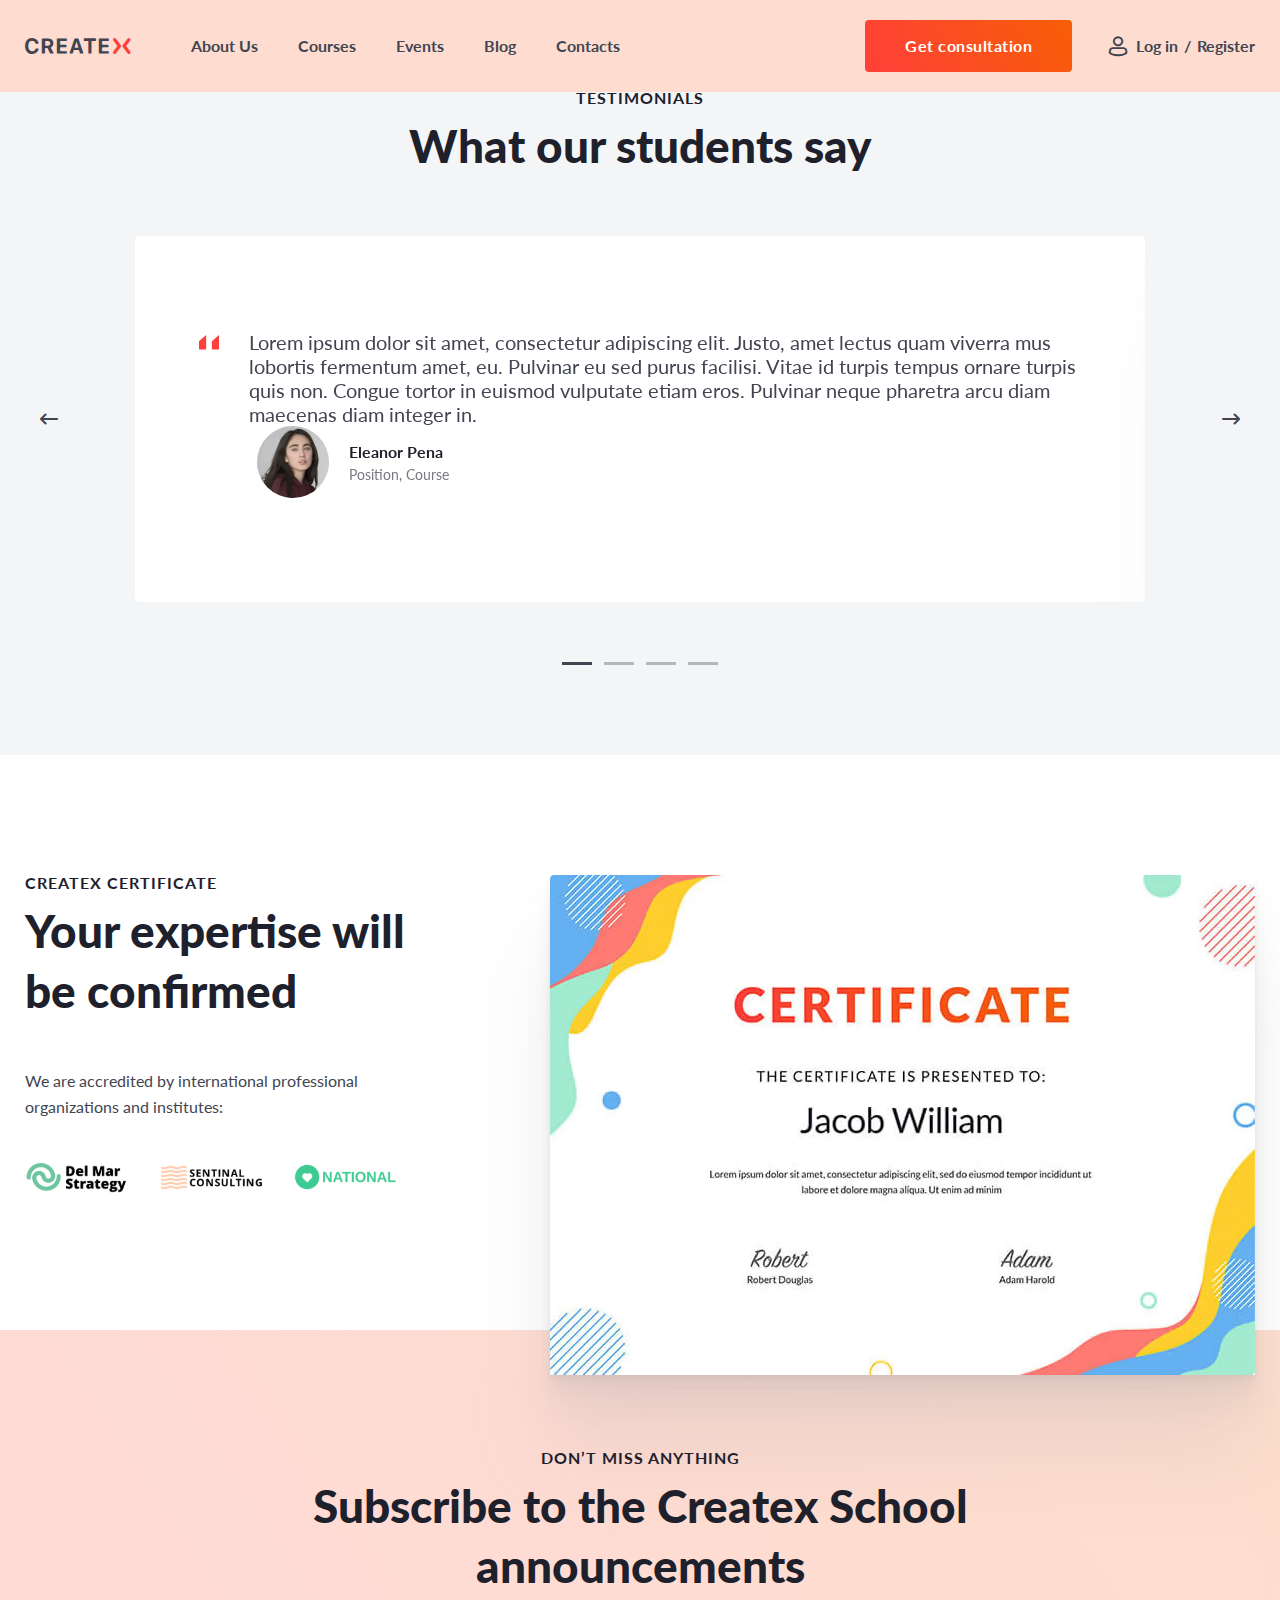
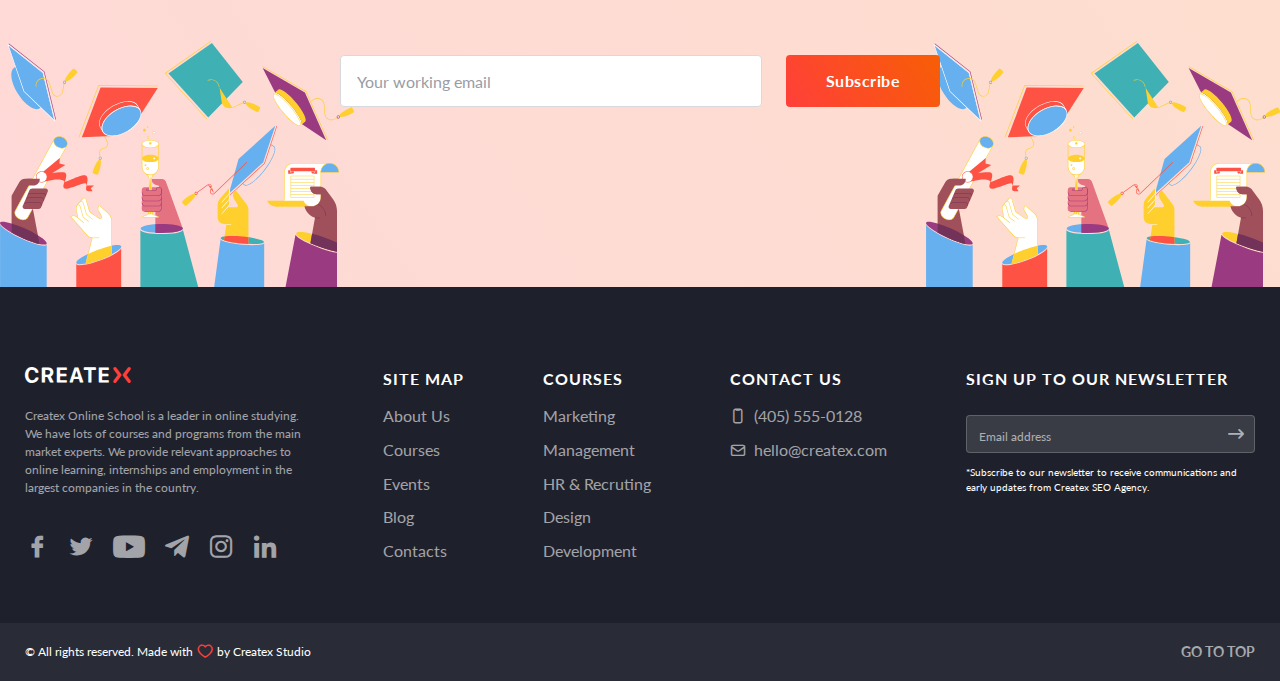
<file: courses.html>
<!DOCTYPE html>
<html lang="en">

<head>
	<title>Courses</title>
	<meta charset="UTF-8">
	<meta name="format-detection" content="telephone=no">
	<!-- <style>body{opacity: 0;}</style> -->
	<link rel="stylesheet" href="css/style.min.css?_v=20230424172359">
	<link rel="shortcut icon" href="favicon.ico">
	<!-- <meta name="robots" content="noindex, nofollow"> -->
	<meta name="viewport" content="width=device-width, initial-scale=1.0">
</head>

<body>
	<div class="wrapper">
		<header class="header" data-lp>
			<div class="header__container">
				<a href="home.html" target="_blank" class="header__logo logo">
					<div class="logo__link logo__link--c _icon-logo-c"></div>
					<div class="logo__link logo__link--x _icon-logo-x"></div>
				</a>
				<nav class="header__menu menu">
					<div class="menu__body">
						<ul class="menu__list">
							<li class="menu__item">
								<a href="about_us.html" target="_blank" class="menu__link">About Us</a>
							</li>
							<li class="menu__item">
								<a href="courses.html" target="_blank" class="menu__link">Courses</a>
							</li>
							<li class="menu__item">
								<a href="events.html" target="_blank" class="menu__link">Events</a>
							</li>
							<li class="menu__item">
								<a href="blog.html" target="_blank" class="menu__link">Blog</a>
							</li>
							<li class="menu__item">
								<a href="contacts.html" target="_blank" class="menu__link">Contacts</a>
							</li>
						</ul>
					</div>
				</nav>
				<div class="header__actions actions-header">
					<a href="#" class="actions-header__button button"><span>Get consultation</span></a>
					<div data-da=".menu__body, 767.98" class="actions-header__register">
						<a data-popup="#log-in" href="#" class="actions-header__link _icon-user">Log in</a>
						<div class="actions-header__link">/</div>
						<a data-popup="#log-up" href="#" class="actions-header__link">Register</a>
					</div>
					<button type="button" class="icon-menu"><span></span></button>
				</div>
			</div>
		</header>
		<main class="page">
			<section class="page__testimonials testimonials-slider">
				<div class="testimonials-slider__container">
					<div class="testimonials-slider__header-block block-header">
						<div class="block-header__subtitle subtitle">TESTIMONIALS</div>
						<div class="block-header__title title">What our students say</div>
					</div>
					<div class="testimonials-slider__inner">
						<!-- Оболонка слайдера -->
						<div class="testimonials-slider__slider swiper">
							<!-- Частина слайдера, що рухається -->
							<div class="testimonials-slider__wrapper swiper-wrapper">
								<!-- Слайд -->
								<div class="testimonials-slider__slide slide-testimonials-slider swiper-slide">
									<p class="slide-testimonials-slider__text _icon-braces">
										Lorem ipsum dolor sit amet, consectetur adipiscing elit. Justo, amet lectus quam viverra mus lobortis fermentum amet, eu. Pulvinar eu sed purus facilisi. Vitae id turpis tempus ornare turpis quis non. Congue tortor in euismod vulputate etiam eros. Pulvinar neque pharetra arcu diam maecenas diam integer in.
									</p>
									<div class="slide-testimonials-slider__user user-testimonials">
										<div class="user-testimonials__image">
											<picture><source srcset="img/Testimonials/01.webp" type="image/webp"><img src="img/Testimonials/01.jpg" alt="image"></picture>
										</div>
										<div class="user-testimonials__info">
											<div class="user-testimonials__name">Eleanor Pena</div>
											<div class="user-testimonials__position">Position, Course</div>
										</div>
									</div>
								</div>
								<!-- Слайд -->
								<div class="testimonials-slider__slide slide-testimonials-slider swiper-slide">
									<p class="slide-testimonials-slider__text _icon-braces">
										Lorem ipsum dolor sit amet, consectetur adipiscing elit. Justo, amet lectus quam viverra mus lobortis fermentum amet, eu. Pulvinar eu sed purus facilisi. Vitae id turpis tempus ornare turpis quis non. Congue tortor in euismod vulputate etiam eros. Pulvinar neque pharetra arcu diam maecenas diam integer in.
									</p>
									<div class="slide-testimonials-slider__user user-testimonials">
										<div class="user-testimonials__image">
											<picture><source srcset="img/Testimonials/02.webp" type="image/webp"><img src="img/Testimonials/02.jpg" alt="image"></picture>
										</div>
										<div class="user-testimonials__info">
											<div class="user-testimonials__name">Eleanor Pena</div>
											<div class="user-testimonials__position">Position, Course</div>
										</div>
									</div>
								</div>
								<!-- Слайд -->
								<div class="testimonials-slider__slide slide-testimonials-slider swiper-slide">
									<p class="slide-testimonials-slider__text _icon-braces">
										Lorem ipsum dolor sit amet, consectetur adipiscing elit. Justo, amet lectus quam viverra mus lobortis fermentum amet, eu. Pulvinar eu sed purus facilisi. Vitae id turpis tempus ornare turpis quis non. Congue tortor in euismod vulputate etiam eros. Pulvinar neque pharetra arcu diam maecenas diam integer in.
									</p>
									<div class="slide-testimonials-slider__user user-testimonials">
										<div class="user-testimonials__image">
											<picture><source srcset="img/Testimonials/01.webp" type="image/webp"><img src="img/Testimonials/01.jpg" alt="image"></picture>
										</div>
										<div class="user-testimonials__info">
											<div class="user-testimonials__name">Eleanor Pena</div>
											<div class="user-testimonials__position">Position, Course</div>
										</div>
									</div>
								</div>
								<!-- Слайд -->
								<div class="testimonials-slider__slide slide-testimonials-slider swiper-slide">
									<p class="slide-testimonials-slider__text _icon-braces">
										Lorem ipsum dolor sit amet, consectetur adipiscing elit. Justo, amet lectus quam viverra mus lobortis fermentum amet, eu. Pulvinar eu sed purus facilisi. Vitae id turpis tempus ornare turpis quis non. Congue tortor in euismod vulputate etiam eros. Pulvinar neque pharetra arcu diam maecenas diam integer in.
									</p>
									<div class="slide-testimonials-slider__user user-testimonials">
										<div class="user-testimonials__image">
											<picture><source srcset="img/Testimonials/02.webp" type="image/webp"><img src="img/Testimonials/02.jpg" alt="image"></picture>
										</div>
										<div class="user-testimonials__info">
											<div class="user-testimonials__name">Eleanor Pena</div>
											<div class="user-testimonials__position">Position, Course</div>
										</div>
									</div>
								</div>
							</div>
						</div>

						<!-- Якщо потрібна пагінація -->
						<div class="slide-testimonials-slider__dotts swiper-pagination"></div>
						<!-- Якщо потрібна навігація (ліворуч/праворуч) -->
						<button type="button" class="slide-testimonials-slider__arrow slide-testimonials-slider__arrow_left swiper-button-prev _icon-slider-arrow"></button>
						<button type="button" class="slide-testimonials-slider__arrow slide-testimonials-slider__arrow_right swiper-button-next _icon-slider-arrow"></button>
					</div>
				</div>
			</section>
			<section class="page__certificate certificate">
				<div class="certificate__container">
					<div class="certificate__content">
						<div class="certificate__header-block block-header">
							<div class="block-header__subtitle subtitle">Createx Certificate</div>
							<div class="block-header__title title">Your expertise will be confirmed</div>
						</div>
						<div class="certificate__text">We are accredited by international professional organizations and institutes:</div>
						<div class="certificate__logo logo-certificate">
							<div class="logo-certificate__images logo-certificate__images_1">
								<img src="img/certificate/logos/01.svg" alt="Logo">
							</div>
							<div class="logo-certificate__images logo-certificate__images_2">
								<img src="img/certificate/logos/02.svg" alt="Logo">
							</div>
							<div class="logo-certificate__images logo-certificate__images_3">
								<img src="img/certificate/logos/03.svg" alt="Logo">
							</div>
						</div>
					</div>
					<div class="certificate__image">
						<picture><source srcset="img/certificate/certificate.webp" type="image/webp"><img src="img/certificate/certificate.jpg" alt="certificate"></picture>
					</div>
				</div>
			</section>
			<section class="page__subscribe subscribe">
				<div class="subscribe__container">
					<div class="subscribe__header-block block-header">
						<div class="block-header__subtitle subtitle">Don’t miss anything</div>
						<div class="block-header__title title">Subscribe to the Createx School announcements</div>
					</div>
					<form class="subscribe__form form-subscribe" action="files/sendmail/sendmail.php" method="POST">
						<input data-required="email" type="text" name="form[email]" data-error="Please enter a valid email" placeholder="Your working email" class="form-subscribe__input">
						<button type="submit" class="form-subscribe__button button"><span>Subscribe</span></button>
					</form>
				</div>
				<div class="subscribe__decor decor">
					<div class="decor__item decor__item_sc-01"></div>
					<div class="decor__item decor__item_sc-02"></div>
				</div>
			</section>
		</main>
		<footer data-spollers="767.98,max" class="footer">
			<div class="footer__container">
				<div class="footer__column">
					<a href="home.html" target="_blank" class="footer__logo logo">
						<div class="logo__link logo__link--white _icon-logo-c"></div>
						<div class="logo__link logo__link--red _icon-logo-x"></div>
					</a>
					<p class="footer__text">
						Createx Online School is a leader in online studying. We have lots of courses and programs from the main market experts. We provide relevant approaches to online learning, internships and employment in the largest companies in the country.
					</p>
					<div class="footer__socials socials">
						<a href="https://uk-ua.facebook.com/" target="_blank" class="socials__link _icon-facebook"></a>
						<a href="https://twitter.com/?lang=ru" target="_blank" class="socials__link _icon-twitter"></a>
						<a href="https://www.youtube.com/" target="_blank" class="socials__link _icon-youtube"></a>
						<a href="https://web.telegram.org/k/" target="_blank" class="socials__link _icon-telegram"></a>
						<a href="https://www.instagram.com/" target="_blank" class="socials__link _icon-instagram"></a>
						<a href="https://www.linkedin.com/login/ru" target="_blank" class="socials__link _icon-linked-in"></a>
					</div>
				</div>
				<div class="footer__column">
					<button type="button" data-spoller class="footer__title _icon-arrow-chevron">SITE MAP</button>
					<nav class="footer__menu menu-footer">
						<ul class="menu-footer__list list-footer">
							<li class="list-footer__item">
								<a href="#" class="list-footer__link">About Us</a>
							</li>
							<li class="list-footer__item">
								<a href="#" class="list-footer__link">Courses</a>
							</li>
							<li class="list-footer__item">
								<a href="#" class="list-footer__link">Events</a>
							</li>
							<li class="list-footer__item">
								<a href="#" class="list-footer__link">Blog</a>
							</li>
							<li class="list-footer__item">
								<a href="#" class="list-footer__link">Contacts</a>
							</li>
						</ul>
					</nav>
				</div>
				<div class="footer__column">
					<button type="button" data-spoller class="footer__title _icon-arrow-chevron">COURSES</button>
					<nav class="footer__menu menu-footer">
						<ul class="menu-footer__list list-footer">
							<li class="list-footer__item">
								<a href="#" class="list-footer__link">Marketing</a>
							</li>
							<li class="list-footer__item">
								<a href="#" class="list-footer__link">Management</a>
							</li>
							<li class="list-footer__item">
								<a href="#" class="list-footer__link">HR & Recruting</a>
							</li>
							<li class="list-footer__item">
								<a href="#" class="list-footer__link">Design</a>
							</li>
							<li class="list-footer__item">
								<a href="#" class="list-footer__link">Development</a>
							</li>
						</ul>
					</nav>
				</div>
				<div class="footer__column">
					<button type="button" data-spoller class="footer__title _icon-arrow-chevron">CONTACT US</button>
					<nav class="footer__menu menu-footer">
						<ul class="menu-footer__list list-footer">
							<li class="list-footer__item">
								<a href="tel:4055550128" class="list-footer__link _icon-iphone">(405) 555-0128</a>
							</li>
							<li class="list-footer__item">
								<a href="mailto:hello@createx.com" class="list-footer__link _icon-email">hello@createx.com</a>
							</li>
						</ul>
					</nav>
				</div>
				<div class="footer__column">
					<h3 class="footer__title footer__title--margin">SIGN UP TO OUR NEWSLETTER</h3>
					<div class="footer__form">
						<form action="#" class="form-footer__form">
							<input data-required="email" autocomplete="off" type="text" name="form[email]" data-error="Please enter a valid email" placeholder="Email address" class="form-footer__input">
							<button type="submit" class="form-footer__button _icon-slider-arrow"></button>
						</form>
					</div>
					<p class="footer__text footer__text--small">
						*Subscribe to our newsletter to receive communications and early updates from Createx SEO Agency.
					</p>
				</div>
			</div>
			<div class="footer__copyright copyright">
				<div class="copyright__container">
					<div class="copyright__text">© All rights reserved. Made with <span class="copyright__icon _icon-heart"></span> by Createx Studio</div>
					<a href="" class="copyright__link">GO TO TOP</a>
				</div>
			</div>
		</footer>
	</div>
	<script src="js/app.min.js?_v=20230424172359"></script>
</body>

</html>
</file>
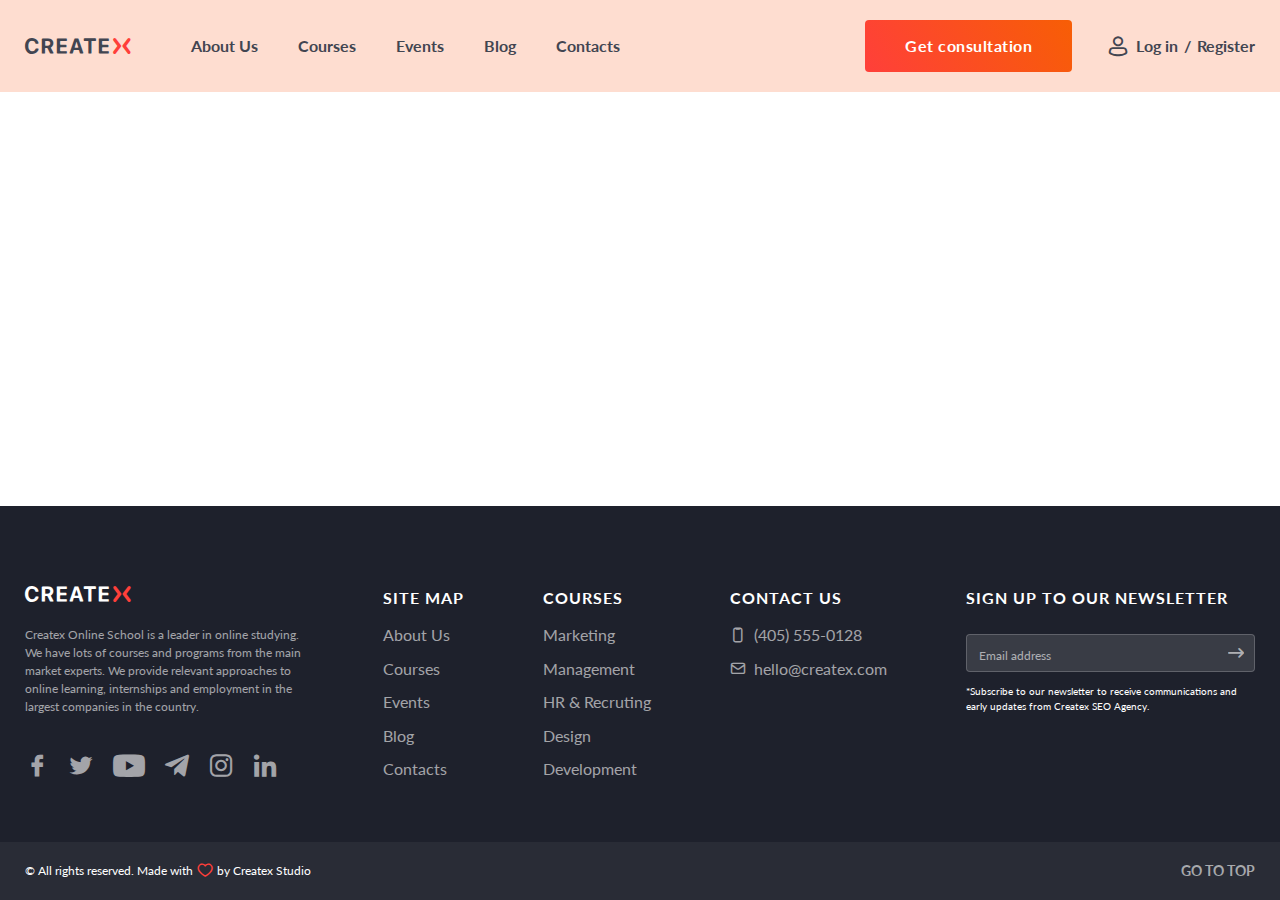
<file: events.html>
<!DOCTYPE html>
<html lang="en">

<head>
	<title>Events</title>
	<meta charset="UTF-8">
	<meta name="format-detection" content="telephone=no">
	<!-- <style>body{opacity: 0;}</style> -->
	<link rel="stylesheet" href="css/style.min.css?_v=20230424172359">
	<link rel="shortcut icon" href="favicon.ico">
	<!-- <meta name="robots" content="noindex, nofollow"> -->
	<meta name="viewport" content="width=device-width, initial-scale=1.0">
</head>

<body>
	<div class="wrapper">
		<header class="header" data-lp>
			<div class="header__container">
				<a href="home.html" target="_blank" class="header__logo logo">
					<div class="logo__link logo__link--c _icon-logo-c"></div>
					<div class="logo__link logo__link--x _icon-logo-x"></div>
				</a>
				<nav class="header__menu menu">
					<div class="menu__body">
						<ul class="menu__list">
							<li class="menu__item">
								<a href="about_us.html" target="_blank" class="menu__link">About Us</a>
							</li>
							<li class="menu__item">
								<a href="courses.html" target="_blank" class="menu__link">Courses</a>
							</li>
							<li class="menu__item">
								<a href="events.html" target="_blank" class="menu__link">Events</a>
							</li>
							<li class="menu__item">
								<a href="blog.html" target="_blank" class="menu__link">Blog</a>
							</li>
							<li class="menu__item">
								<a href="contacts.html" target="_blank" class="menu__link">Contacts</a>
							</li>
						</ul>
					</div>
				</nav>
				<div class="header__actions actions-header">
					<a href="#" class="actions-header__button button"><span>Get consultation</span></a>
					<div data-da=".menu__body, 767.98" class="actions-header__register">
						<a data-popup="#log-in" href="#" class="actions-header__link _icon-user">Log in</a>
						<div class="actions-header__link">/</div>
						<a data-popup="#log-up" href="#" class="actions-header__link">Register</a>
					</div>
					<button type="button" class="icon-menu"><span></span></button>
				</div>
			</div>
		</header>
		<main class="page">

		</main>
		<footer data-spollers="767.98,max" class="footer">
			<div class="footer__container">
				<div class="footer__column">
					<a href="home.html" target="_blank" class="footer__logo logo">
						<div class="logo__link logo__link--white _icon-logo-c"></div>
						<div class="logo__link logo__link--red _icon-logo-x"></div>
					</a>
					<p class="footer__text">
						Createx Online School is a leader in online studying. We have lots of courses and programs from the main market experts. We provide relevant approaches to online learning, internships and employment in the largest companies in the country.
					</p>
					<div class="footer__socials socials">
						<a href="https://uk-ua.facebook.com/" target="_blank" class="socials__link _icon-facebook"></a>
						<a href="https://twitter.com/?lang=ru" target="_blank" class="socials__link _icon-twitter"></a>
						<a href="https://www.youtube.com/" target="_blank" class="socials__link _icon-youtube"></a>
						<a href="https://web.telegram.org/k/" target="_blank" class="socials__link _icon-telegram"></a>
						<a href="https://www.instagram.com/" target="_blank" class="socials__link _icon-instagram"></a>
						<a href="https://www.linkedin.com/login/ru" target="_blank" class="socials__link _icon-linked-in"></a>
					</div>
				</div>
				<div class="footer__column">
					<button type="button" data-spoller class="footer__title _icon-arrow-chevron">SITE MAP</button>
					<nav class="footer__menu menu-footer">
						<ul class="menu-footer__list list-footer">
							<li class="list-footer__item">
								<a href="#" class="list-footer__link">About Us</a>
							</li>
							<li class="list-footer__item">
								<a href="#" class="list-footer__link">Courses</a>
							</li>
							<li class="list-footer__item">
								<a href="#" class="list-footer__link">Events</a>
							</li>
							<li class="list-footer__item">
								<a href="#" class="list-footer__link">Blog</a>
							</li>
							<li class="list-footer__item">
								<a href="#" class="list-footer__link">Contacts</a>
							</li>
						</ul>
					</nav>
				</div>
				<div class="footer__column">
					<button type="button" data-spoller class="footer__title _icon-arrow-chevron">COURSES</button>
					<nav class="footer__menu menu-footer">
						<ul class="menu-footer__list list-footer">
							<li class="list-footer__item">
								<a href="#" class="list-footer__link">Marketing</a>
							</li>
							<li class="list-footer__item">
								<a href="#" class="list-footer__link">Management</a>
							</li>
							<li class="list-footer__item">
								<a href="#" class="list-footer__link">HR & Recruting</a>
							</li>
							<li class="list-footer__item">
								<a href="#" class="list-footer__link">Design</a>
							</li>
							<li class="list-footer__item">
								<a href="#" class="list-footer__link">Development</a>
							</li>
						</ul>
					</nav>
				</div>
				<div class="footer__column">
					<button type="button" data-spoller class="footer__title _icon-arrow-chevron">CONTACT US</button>
					<nav class="footer__menu menu-footer">
						<ul class="menu-footer__list list-footer">
							<li class="list-footer__item">
								<a href="tel:4055550128" class="list-footer__link _icon-iphone">(405) 555-0128</a>
							</li>
							<li class="list-footer__item">
								<a href="mailto:hello@createx.com" class="list-footer__link _icon-email">hello@createx.com</a>
							</li>
						</ul>
					</nav>
				</div>
				<div class="footer__column">
					<h3 class="footer__title footer__title--margin">SIGN UP TO OUR NEWSLETTER</h3>
					<div class="footer__form">
						<form action="#" class="form-footer__form">
							<input data-required="email" autocomplete="off" type="text" name="form[email]" data-error="Please enter a valid email" placeholder="Email address" class="form-footer__input">
							<button type="submit" class="form-footer__button _icon-slider-arrow"></button>
						</form>
					</div>
					<p class="footer__text footer__text--small">
						*Subscribe to our newsletter to receive communications and early updates from Createx SEO Agency.
					</p>
				</div>
			</div>
			<div class="footer__copyright copyright">
				<div class="copyright__container">
					<div class="copyright__text">© All rights reserved. Made with <span class="copyright__icon _icon-heart"></span> by Createx Studio</div>
					<a href="" class="copyright__link">GO TO TOP</a>
				</div>
			</div>
		</footer>
	</div>
	<script src="js/app.min.js?_v=20230424172359"></script>
</body>

</html>
</file>
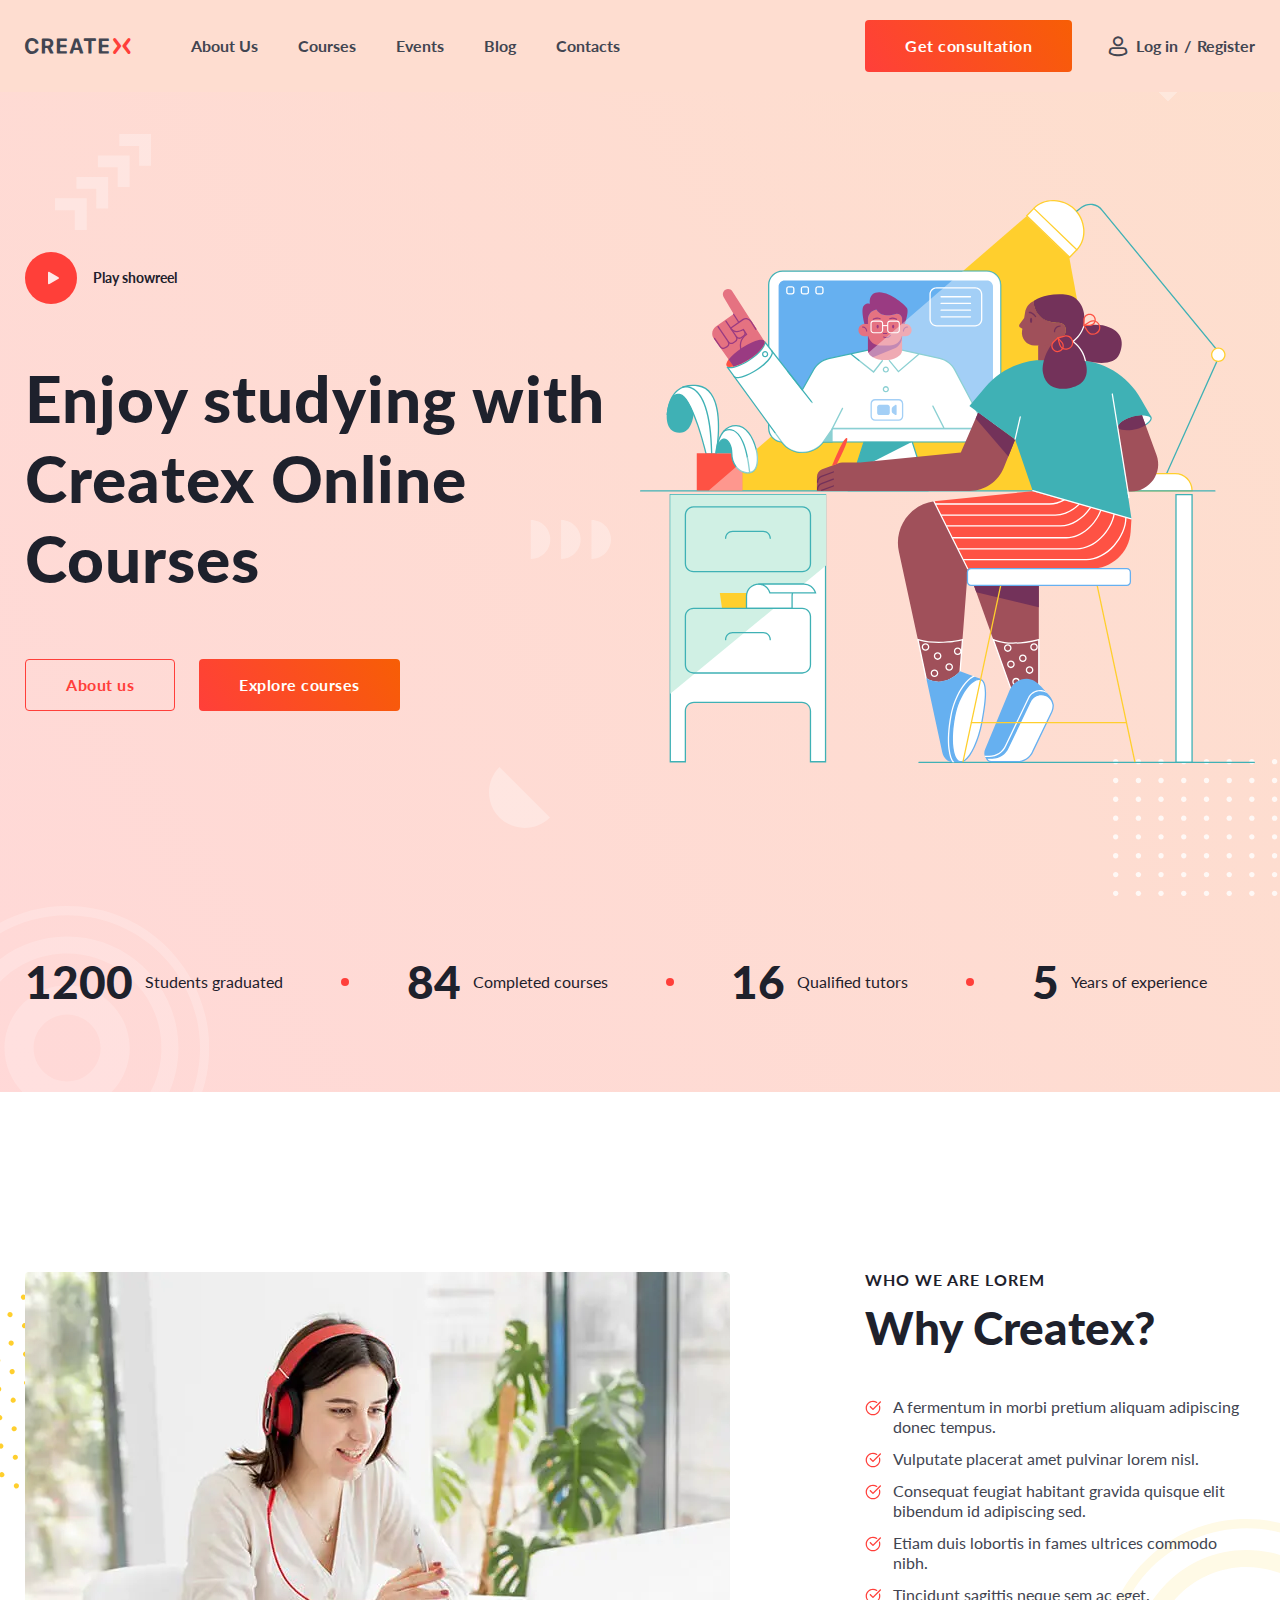
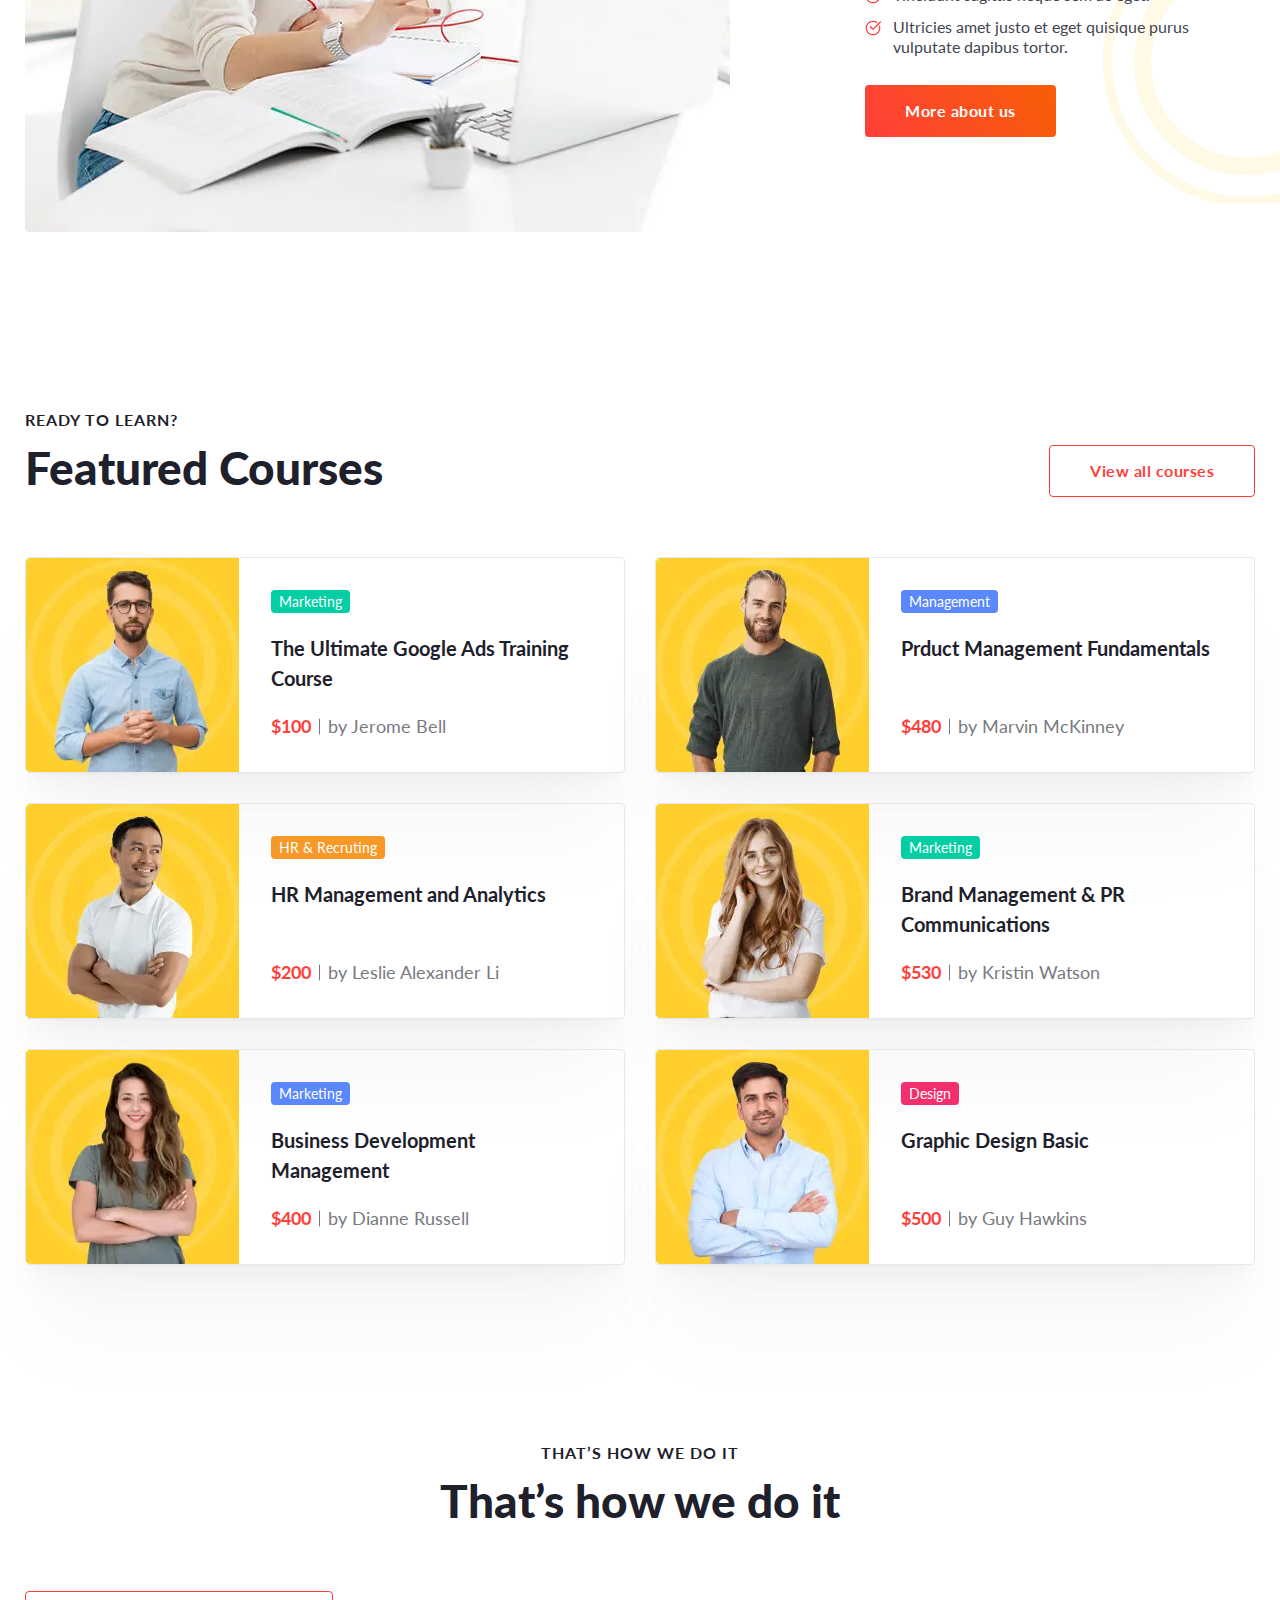
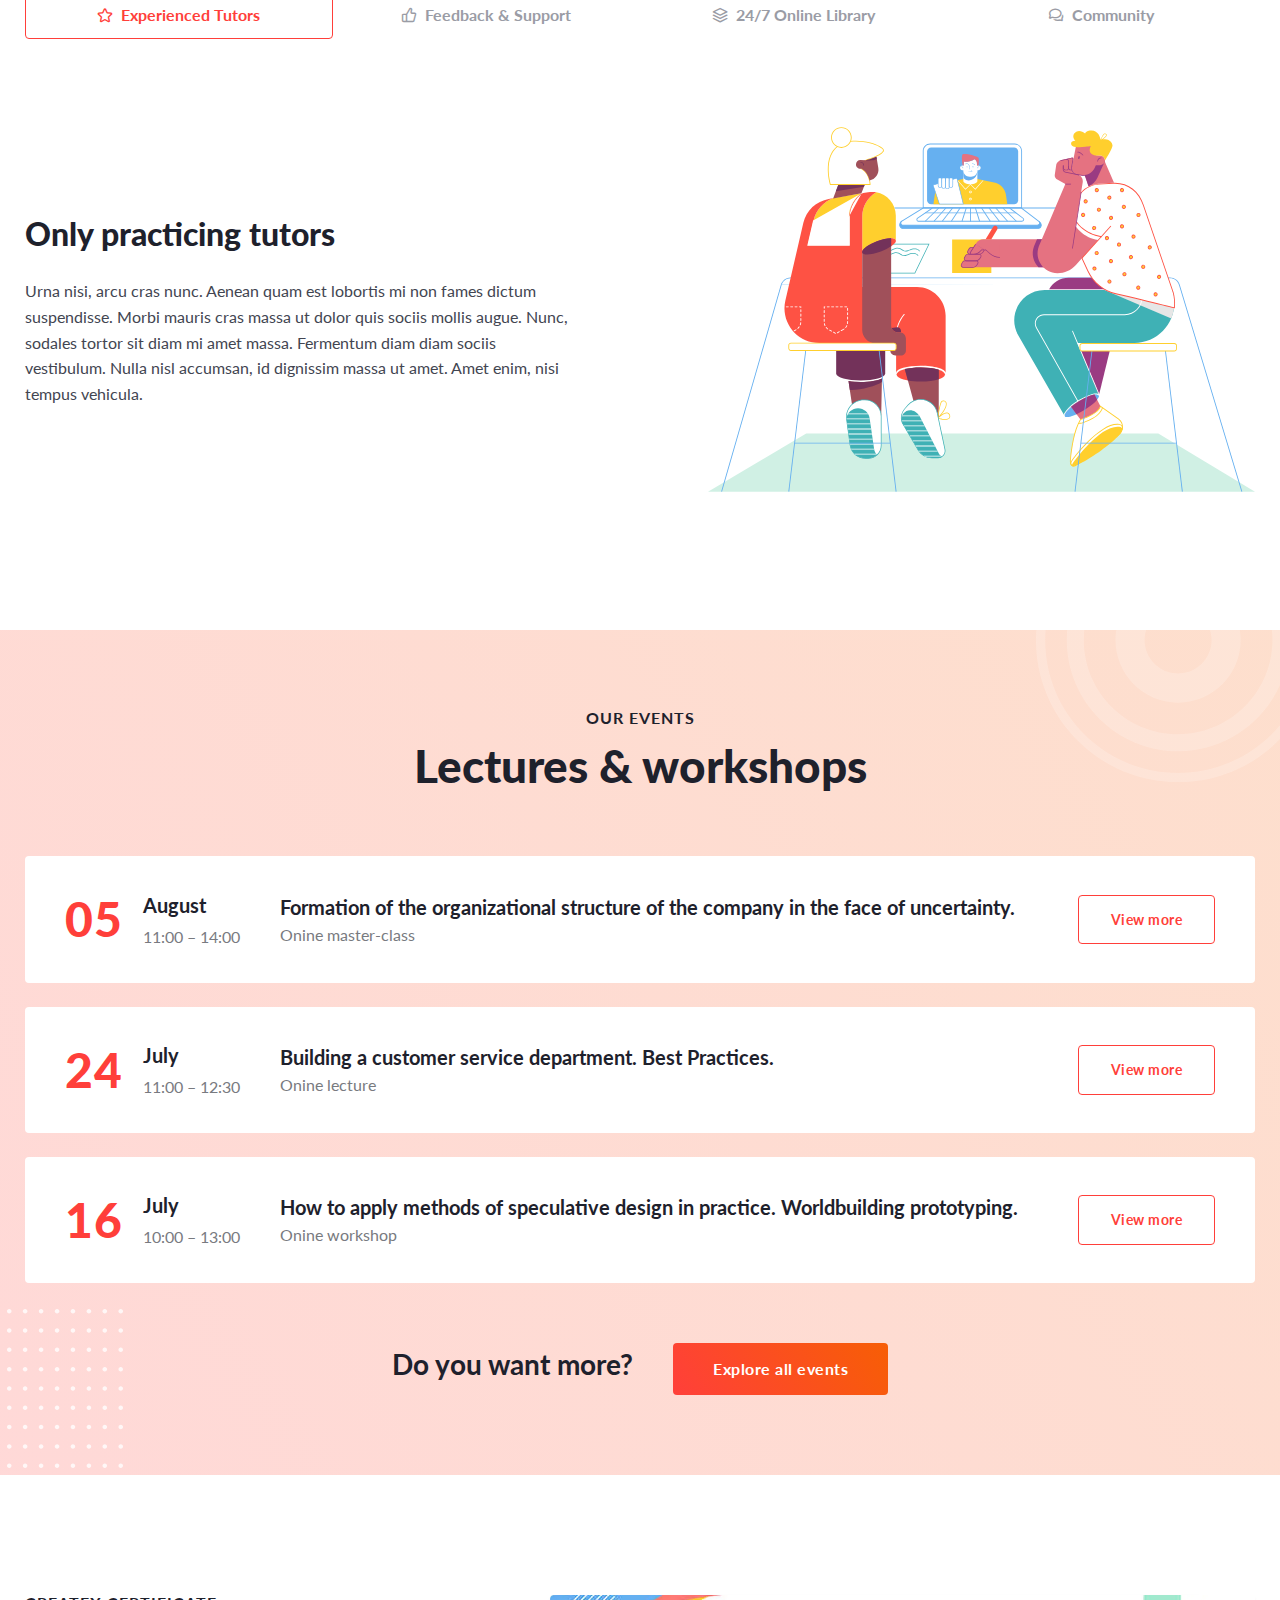
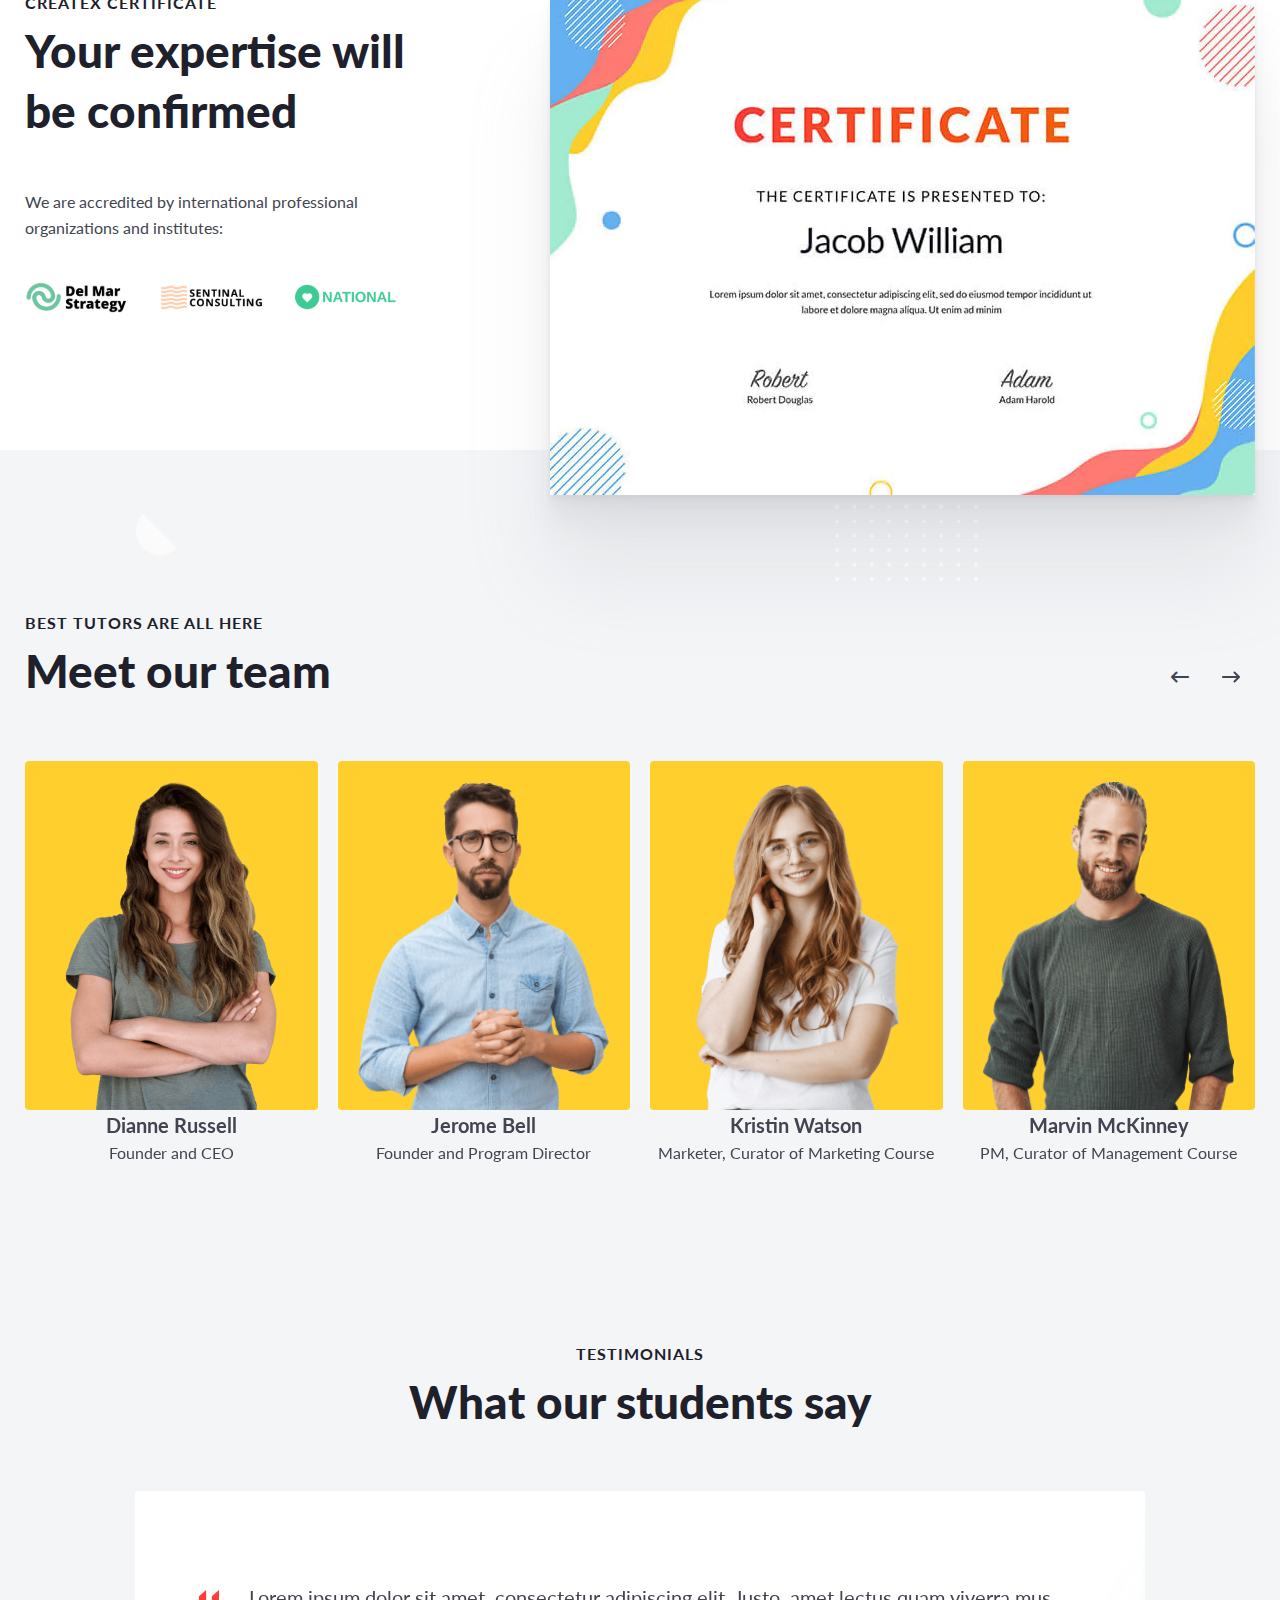
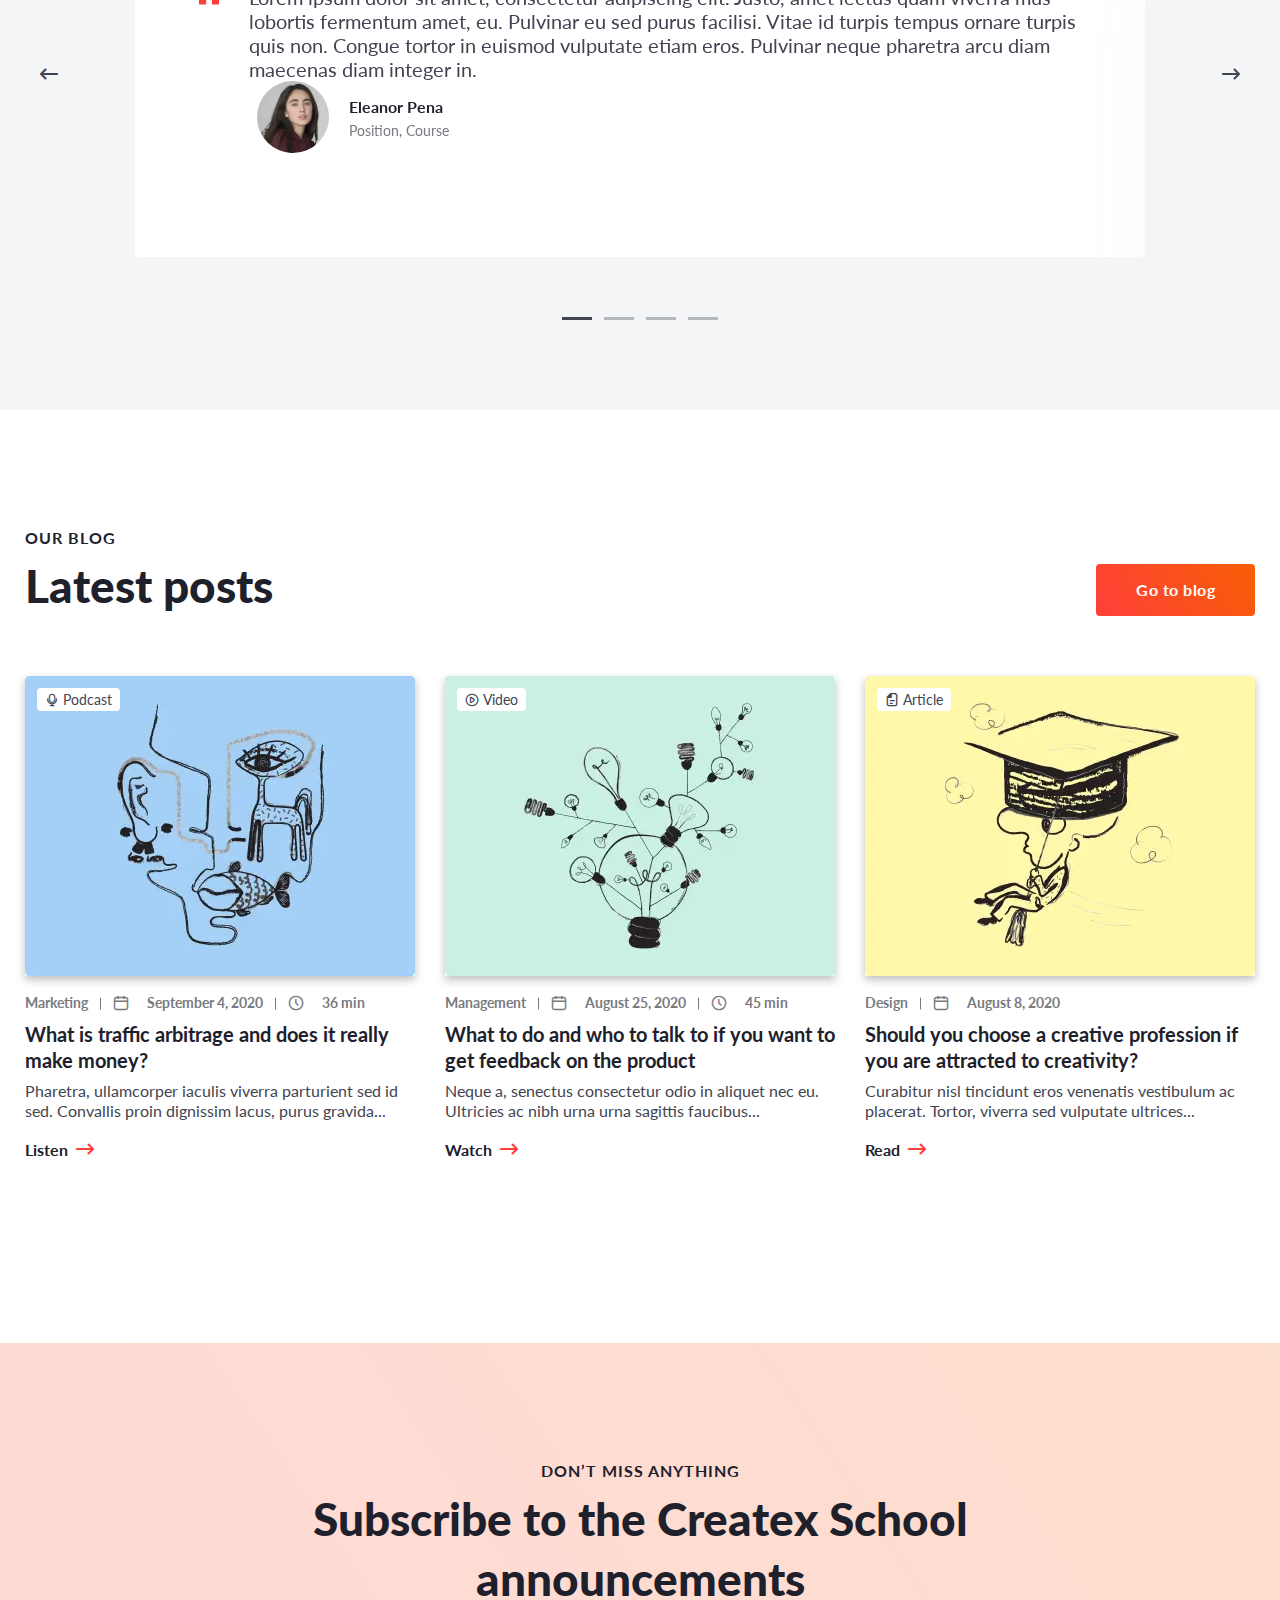
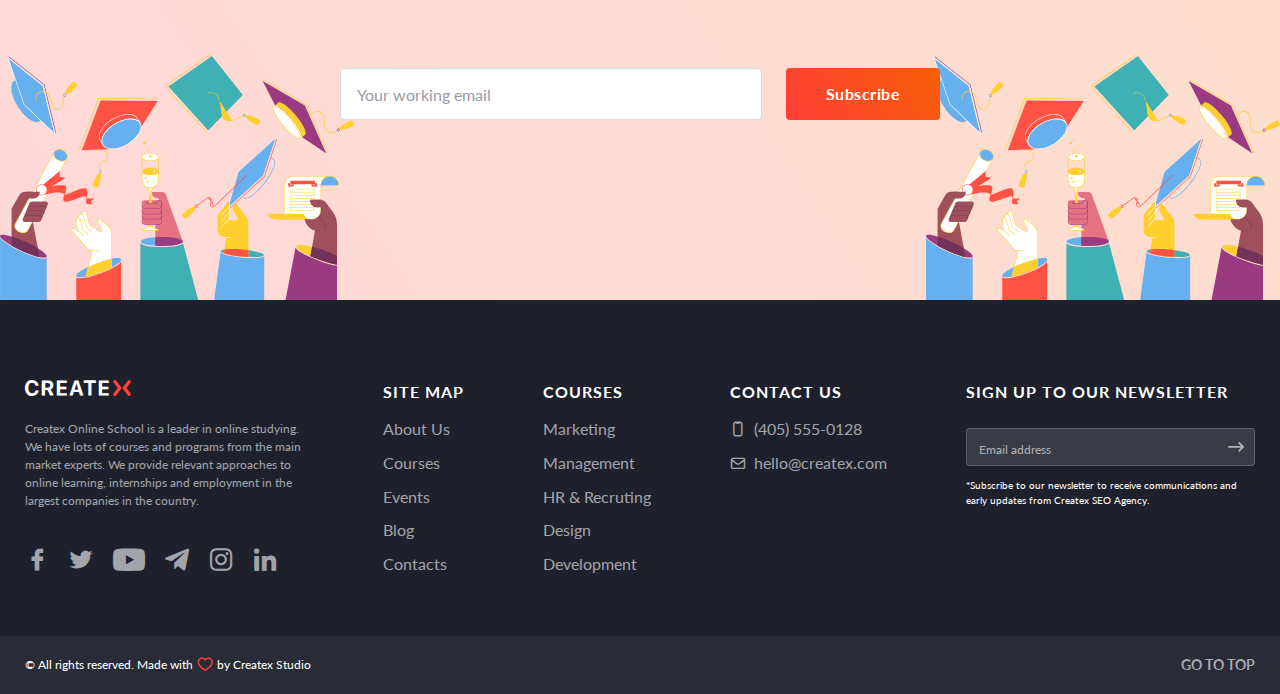
<file: home.html>
<!DOCTYPE html>
<html lang="en">

<head>
	<title>Home</title>
	<meta charset="UTF-8">
	<meta name="format-detection" content="telephone=no">
	<!-- <style>body{opacity: 0;}</style> -->
	<link rel="stylesheet" href="css/style.min.css?_v=20230424172359">
	<link rel="shortcut icon" href="favicon.ico">
	<!-- <meta name="robots" content="noindex, nofollow"> -->
	<meta name="viewport" content="width=device-width, initial-scale=1.0">
</head>

<body>
	<div class="wrapper">
		<header class="header" data-lp>
			<div class="header__container">
				<a href="home.html" target="_blank" class="header__logo logo">
					<div class="logo__link logo__link--c _icon-logo-c"></div>
					<div class="logo__link logo__link--x _icon-logo-x"></div>
				</a>
				<nav class="header__menu menu">
					<div class="menu__body">
						<ul class="menu__list">
							<li class="menu__item">
								<a href="about_us.html" target="_blank" class="menu__link">About Us</a>
							</li>
							<li class="menu__item">
								<a href="courses.html" target="_blank" class="menu__link">Courses</a>
							</li>
							<li class="menu__item">
								<a href="events.html" target="_blank" class="menu__link">Events</a>
							</li>
							<li class="menu__item">
								<a href="blog.html" target="_blank" class="menu__link">Blog</a>
							</li>
							<li class="menu__item">
								<a href="contacts.html" target="_blank" class="menu__link">Contacts</a>
							</li>
						</ul>
					</div>
				</nav>
				<div class="header__actions actions-header">
					<a href="#" class="actions-header__button button"><span>Get consultation</span></a>
					<div data-da=".menu__body, 767.98" class="actions-header__register">
						<a data-popup="#log-in" href="#" class="actions-header__link _icon-user">Log in</a>
						<div class="actions-header__link">/</div>
						<a data-popup="#log-up" href="#" class="actions-header__link">Register</a>
					</div>
					<button type="button" class="icon-menu"><span></span></button>
				</div>
			</div>
		</header>
		<main class="page">
			<section class="page__main main-page">
				<div class="main-page__container">
					<div class="main-page__body">
						<div class="main-page__content">
							<button type="button" class="main-page__play">Play showreel</button>
							<h2 class="main-page__title">Enjoy studying with Createx Online Courses</h2>
							<div class="main-page__action">
								<a href="#" class="main-page__button button button_border"><span>About us</span></a>
								<a href="#" class="main-page__button button"><span>Explore courses</span></a>
							</div>
						</div>
						<div class="main-page__images">
							<img src="img/main-block/illustration.svg" alt="illustration">
						</div>
					</div>
					<div class="main-page__statistic statistic">
						<div class="statistic__item">
							<div class="statistic__value">1200</div>
							<div class="statistic__text">Students graduated</div>
						</div>
						<div class="statistic__dot"></div>
						<div class="statistic__item statistic__item--end">
							<div class="statistic__value">84</div>
							<div class="statistic__text">Completed courses</div>
						</div>
						<div class="statistic__dot"></div>
						<div class="statistic__item">
							<div class="statistic__value">16</div>
							<div class="statistic__text">Qualified tutors</div>
						</div>
						<div class="statistic__dot"></div>
						<div class="statistic__item statistic__item--end">
							<div class="statistic__value">5</div>
							<div class="statistic__text">Years of experience</div>
						</div>
					</div>
				</div>
				<div class="main-page__decor decor">
					<div class="decor__item decor__item_01"></div>
					<div class="decor__item decor__item_02"></div>
					<div class="decor__item decor__item_03"></div>
					<div class="decor__item decor__item_04"></div>
					<div class="decor__item decor__item_05"></div>
					<div class="decor__item decor__item_06"></div>
				</div>
			</section>

			<section class="page__who-we-are who-we-are">
				<div class="who-we-are__container">
					<div class="who-we-are__image">
						<picture><source srcset="img/who-we-are/girl.webp" type="image/webp"><img src="img/who-we-are/girl.jpg" alt="Images"></picture>
					</div>
					<div class="who-we-are__content">
						<div class="who-we-are__header-block block-header">
							<div class="block-header__subtitle subtitle">Who we are lorem</div>
							<div class="block-header__title title">Why Createx?</div>
						</div>
						<ul class="who-we-are__list list">
							<li class="list__item">A fermentum in morbi pretium aliquam adipiscing donec tempus.</li>
							<li class="list__item">Vulputate placerat amet pulvinar lorem nisl.</li>
							<li class="list__item">Consequat feugiat habitant gravida quisque elit bibendum id adipiscing sed.</li>
							<li class="list__item">Etiam duis lobortis in fames ultrices commodo nibh.</li>
							<li class="list__item">Tincidunt sagittis neque sem ac eget.</li>
							<li class="list__item">Ultricies amet justo et eget quisique purus vulputate dapibus tortor.</li>
						</ul>
						<a href="#" class="who-we-are__button button"><span>More about us</span></a>
					</div>
				</div>
				<div class="who-we-are__decor decor">
					<div class="decor__item decor__item--who-01"></div>
					<div class="decor__item decor__item--who-02"></div>
				</div>
			</section>

			<section class="page__featured-courses featured-courses">
				<div class="featured-courses__container">
					<div class="featured-courses__title-box box-title">
						<div class="featured-courses__header-block block-header">
							<div class="block-header__subtitle subtitle">Ready to learn?</div>
							<div class="block-header__title title">Featured Courses</div>
						</div>
						<a href="#" class="featured-courses__button button button_border"><span>View all courses</span></a>
					</div>
					<div class="featured-courses__cards">
						<a href="#" class="featured-courses__card card">
							<div class="card__images-ibg">
								<picture><source srcset="img/featured-courses/Bell.webp" type="image/webp"><img src="img/featured-courses/Bell.jpg" alt="Image"></picture>
							</div>
							<div class="card__content">
								<div class="card__badge card__badge--green">Marketing</div>
								<div class="card__title">The Ultimate Google Ads Training Course</div>
								<div class="card__info info">
									<div class="info__price">$100</div>
									<div class="info__divider"></div>
									<div class="info__speaker">by Jerome Bell</div>
								</div>
							</div>
						</a>
						<a href="#" class="featured-courses__card card">
							<div class="card__images-ibg">
								<picture><source srcset="img/featured-courses/McKinney.webp" type="image/webp"><img src="img/featured-courses/McKinney.jpg" alt="Images"></picture>
							</div>
							<div class="card__content">
								<div class="card__badge card__badge--blue">Management</div>
								<div class="card__title">Prduct Management Fundamentals</div>
								<div class="card__info info">
									<div class="info__price">$480</div>
									<div class="info__divider"></div>
									<div class="info__speaker">by Marvin McKinney</div>
								</div>
							</div>
						</a>
						<a href="#" class="featured-courses__card card">
							<div class="card__images-ibg">
								<picture><source srcset="img/featured-courses/Li.webp" type="image/webp"><img src="img/featured-courses/Li.jpg" alt="Images"></picture>
							</div>
							<div class="card__content">
								<div class="card__badge card__badge--orange">HR & Recruting</div>
								<div class="card__title">HR Management and Analytics</div>
								<div class="card__info info">
									<div class="info__price">$200</div>
									<div class="info__divider"></div>
									<div class="info__speaker">by Leslie Alexander Li</div>
								</div>
							</div>
						</a>
						<a href="#" class="featured-courses__card card">
							<div class="card__images-ibg">
								<picture><source srcset="img/featured-courses/Watson.webp" type="image/webp"><img src="img/featured-courses/Watson.jpg" alt="Images"></picture>
							</div>
							<div class="card__content">
								<div class="card__badge card__badge--green">Marketing</div>
								<div class="card__title">Brand Management & PR Communications</div>
								<div class="card__info info">
									<div class="info__price">$530</div>
									<div class="info__divider"></div>
									<div class="info__speaker">by Kristin Watson</div>
								</div>
							</div>
						</a>
						<a href="#" class="featured-courses__card card">
							<div class="card__images-ibg">
								<picture><source srcset="img/featured-courses/Russell.webp" type="image/webp"><img src="img/featured-courses/Russell.jpg" alt="Images"></picture>
							</div>
							<div class="card__content">
								<div class="card__badge card__badge--blue">Marketing</div>
								<div class="card__title">Business Development Management</div>
								<div class="card__info info">
									<div class="info__price">$400</div>
									<div class="info__divider"></div>
									<div class="info__speaker">by Dianne Russell</div>
								</div>
							</div>
						</a>
						<a href="#" class="featured-courses__card card">
							<div class="card__images-ibg">
								<picture><source srcset="img/featured-courses/Hawkins.webp" type="image/webp"><img src="img/featured-courses/Hawkins.jpg" alt="Images"></picture>
							</div>
							<div class="card__content">
								<div class="card__badge card__badge--red">Design</div>
								<div class="card__title">Graphic Design Basic</div>
								<div class="card__info info">
									<div class="info__price">$500</div>
									<div class="info__divider"></div>
									<div class="info__speaker">by Guy Hawkins</div>
								</div>
							</div>
						</a>
					</div>
				</div>
			</section>

			<section class="page__benefits benefits">
				<div class="benefits__container">
					<div class="benefits__header-block block-header">
						<div class="block-header__subtitle subtitle">That’s how we do it</div>
						<div class="block-header__title title">That’s how we do it</div>
					</div>
					<div data-tabs class="tabs">
						<nav data-tabs-titles class="tabs__navigation">
							<button type="button" class="tabs__title _icon-star _tab-active">Experienced Tutors</button>
							<button type="button" class="tabs__title _icon-feedback">Feedback & Support</button>
							<button type="button" class="tabs__title _icon-library">24/7 Online Library</button>
							<button type="button" class="tabs__title _icon-community">Community</button>
						</nav>
						<div data-tabs-body class="tabs__content">
							<div class="tabs__body">
								<div class="tabs__box">
									<div class="tabs__text-block block-text">
										<div class="block-text__title title title_s32">Only practicing tutors</div>
										<div class="block-text__text">
											Urna nisi, arcu cras nunc. Aenean quam est lobortis mi non fames dictum suspendisse. Morbi mauris cras massa ut dolor quis sociis mollis augue. Nunc, sodales tortor sit diam mi amet massa. Fermentum diam diam sociis vestibulum. Nulla nisl accumsan, id dignissim massa ut amet. Amet enim, nisi tempus vehicula.
										</div>
									</div>
									<div class="tabs__images">
										<img src="img/benefits/tutors.svg" alt="Image">
									</div>
								</div>
							</div>
							<div class="tabs__body">
								<div class="tabs__box">
									<div class="tabs__text-block block-text">
										<div class="block-text__title title title_s32">Always in touch, ready to support</div>
										<div class="block-text__text">
											Faucibus erat massa elementum nec fermentum augue. Ante pellentesque dis et malesuada mauris, faucibus est et a. Gravida malesuada ut varius eu pretium vitae eu. Volutpat nullam posuere eget felis at dui neque. Neque vitae, pulvinar donec integer lacus, fermentum, faucibus. Lorem porttitor hendrerit vel interdum arcu arcu mollis massa. Velit nulla felis ornare elit a platea malesuada.
										</div>
									</div>
									<div class="tabs__images">
										<img src="img/benefits/support.svg" alt="Image">
									</div>
								</div>
							</div>
							<div class="tabs__body">
								<div class="tabs__box">
									<div class="tabs__text-block block-text">
										<div class="block-text__title title title_s32">The most carefully selected materials</div>
										<div class="block-text__text">
											Senectus magnis diam tellus nibh elit ac ac. Elit eget faucibus urna, feugiat arcu mattis viverra tempor id. Vivamus nunc quam donec non amet nulla etiam ullamcorper posuere. Venenatis commodo molestie eleifend nulla faucibus in. In sed felis adipiscing pharetra, etiam. Molestie euismod consectetur eu sed. Sit magnis sed sed ipsum vulputate pellentesque nullam faucibus.
										</div>
									</div>
									<div class="tabs__images">
										<img src="img/benefits/library.svg" alt="Image">
									</div>
								</div>
							</div>
							<div class="tabs__body">
								<div class="tabs__box">
									<div class="tabs__text-block block-text">
										<div class="block-text__title title title_s32">Student communication</div>
										<div class="block-text__text">
											Eu placerat magna elementum nulla egestas id. Non sit enim tortor massa id tristique vel tincidunt sit. Tellus, ridiculus dictum purus nibh sed bibendum. In eleifend ac convallis convallis lectus. Urna semper ac non eros, donec accumsan egestas ipsum. Arcu at morbi.
										</div>
									</div>
									<div class="tabs__images">
										<img src="img/benefits/community.svg" alt="Image">
									</div>
								</div>
							</div>
						</div>
					</div>
				</div>
			</section>

			<section class="page__events events">
				<div class="events__container">
					<div class="events__header-block block-header">
						<div class="block-header__subtitle subtitle">Our Events</div>
						<div class="block-header__title title">Lectures & workshops</div>
					</div>
					<div class="events__list">
						<div class="events__item">
							<div class="events__data data-events">
								<div class="data-events__value">05</div>
								<div class="data-events__item">
									<div class="data-events__monats events-title">August</div>
									<div class="data-events__time events-text">11:00 – 14:00</div>
								</div>
							</div>
							<div class="events__info info-events">
								<div class="info-events__title events-title">Formation of the organizational structure of the company in the face of uncertainty.</div>
								<div class="info-events__text events-text">Onine master-class</div>
							</div>
							<button type="button" class="events__button button button_border"><span>View more</span></button>
						</div>
						<div class="events__item">
							<div class="events__data data-events">
								<div class="data-events__value">24</div>
								<div class="data-events__item">
									<div class="data-events__monats events-title">July</div>
									<div class="data-events__time events-text">11:00 – 12:30</div>
								</div>
							</div>
							<div class="events__info info-events">
								<div class="info-events__title events-title">Building a customer service department. Best Practices.</div>
								<div class="info-events__text events-text">Onine lecture</div>
							</div>
							<button type="button" class="events__button button button_border"><span>View more</span></button>
						</div>
						<div class="events__item">
							<div class="events__data data-events">
								<div class="data-events__value">16</div>
								<div class="data-events__item">
									<div class="data-events__monats events-title">July</div>
									<div class="data-events__time events-text">10:00 – 13:00</div>
								</div>
							</div>
							<div class="events__info info-events">
								<div class="info-events__title events-title">How to apply methods of speculative design in practice. Worldbuilding prototyping.</div>
								<div class="info-events__text events-text">Onine workshop</div>
							</div>
							<button type="button" class="events__button button button_border"><span>View more</span></button>
						</div>
					</div>
					<div class="events__actions actions">
						<div class="actions__title">Do you want more?</div>
						<div class="actions__button button"><span>Explore all events</span></div>
					</div>
				</div>
				<div class="page__decor decor">
					<div class="decor__item decor__item_ev01"></div>
					<div class="decor__item decor__item_ev02"></div>
				</div>
			</section>

			<section class="page__certificate certificate">
				<div class="certificate__container">
					<div class="certificate__content">
						<div class="certificate__header-block block-header">
							<div class="block-header__subtitle subtitle">Createx Certificate</div>
							<div class="block-header__title title">Your expertise will be confirmed</div>
						</div>
						<div class="certificate__text">We are accredited by international professional organizations and institutes:</div>
						<div class="certificate__logo logo-certificate">
							<div class="logo-certificate__images logo-certificate__images_1">
								<img src="img/certificate/logos/01.svg" alt="Logo">
							</div>
							<div class="logo-certificate__images logo-certificate__images_2">
								<img src="img/certificate/logos/02.svg" alt="Logo">
							</div>
							<div class="logo-certificate__images logo-certificate__images_3">
								<img src="img/certificate/logos/03.svg" alt="Logo">
							</div>
						</div>
					</div>
					<div class="certificate__image">
						<picture><source srcset="img/certificate/certificate.webp" type="image/webp"><img src="img/certificate/certificate.jpg" alt="certificate"></picture>
					</div>
				</div>
			</section>

			<section class="page__team team-slider">
				<div class="team-slider__container">
					<div class="team-slider__title-box box-title">
						<div class="team-slider__header-block block-header">
							<div class="block-header__subtitle subtitle">Best tutors are all here</div>
							<div class="block-header__title title">Meet our team</div>
						</div>
						<!-- Якщо потрібна навігація (ліворуч/праворуч) -->
						<div data-da=".team-slider__slider, 400" class="team-slider__arrows">
							<button type="button" class="team-slider__arrow swiper-button-prev _icon-slider-arrow"></button>
							<button type="button" class="team-slider__arrow swiper-button-next _icon-slider-arrow"></button>
						</div>
					</div>
					<!-- Оболонка слайдера -->
					<div class="team-slider__slider swiper">
						<!-- Частина слайдера, що рухається -->
						<div class="team-slider__wrapper swiper-wrapper">
							<!-- Слайд -->
							<div class="team-slider__slide slide-team-slider swiper-slide">
								<div class="slide-team-slider__image-ibg_contain">
									<img src="img/team/slider/russell.svg" alt="Image">
									<div class="slide-team-slider__socials">
										<a href="#" class="slide-team-slider__link _icon-facebook"></a>
										<a href="#" class="slide-team-slider__link _icon-instagram"></a>
										<a href="#" class="slide-team-slider__link _icon-linked-in"></a>
									</div>
								</div>
								<div class="slide-team-slider__body">
									<div class="slide-team-slider__name">Dianne Russell</div>
									<div class="slide-team-slider__position">Founder and CEO</div>
								</div>
							</div>
							<!-- Слайд -->
							<div class="team-slider__slide slide-team-slider swiper-slide">
								<div class="slide-team-slider__image-ibg_contain">
									<img src="img/team/slider/bell.svg" alt="Image">
									<div class="slide-team-slider__socials">
										<a href="#" class="slide-team-slider__link _icon-facebook"></a>
										<a href="#" class="slide-team-slider__link _icon-instagram"></a>
										<a href="#" class="slide-team-slider__link _icon-linked-in"></a>
									</div>
								</div>
								<div class="slide-team-slider__body">
									<div class="slide-team-slider__name">Jerome Bell</div>
									<div class="slide-team-slider__position">Founder and Program Director</div>
								</div>
							</div>
							<!-- Слайд -->
							<div class="team-slider__slide slide-team-slider swiper-slide">
								<div class="slide-team-slider__image-ibg_contain">
									<img src="img/team/slider/watson.svg" alt="Image">
									<div class="slide-team-slider__socials">
										<a href="#" class="slide-team-slider__link _icon-facebook"></a>
										<a href="#" class="slide-team-slider__link _icon-instagram"></a>
										<a href="#" class="slide-team-slider__link _icon-linked-in"></a>
									</div>
								</div>
								<div class="slide-team-slider__body">
									<div class="slide-team-slider__name">Kristin Watson</div>
									<div class="slide-team-slider__position">Marketer, Curator of Marketing Course</div>
								</div>
							</div>
							<!-- Слайд -->
							<div class="team-slider__slide slide-team-slider swiper-slide">
								<div class="slide-team-slider__image-ibg_contain">
									<img src="img/team/slider/mckinney.svg" alt="Image">
									<div class="slide-team-slider__socials">
										<a href="#" class="slide-team-slider__link _icon-facebook"></a>
										<a href="#" class="slide-team-slider__link _icon-instagram"></a>
										<a href="#" class="slide-team-slider__link _icon-linked-in"></a>
									</div>
								</div>
								<div class="slide-team-slider__body">
									<div class="slide-team-slider__name">Marvin McKinney</div>
									<div class="slide-team-slider__position">PM, Curator of Management Course</div>
								</div>
							</div>
							<!-- Слайд -->
							<div class="team-slider__slide slide-team-slider swiper-slide">
								<div class="slide-team-slider__image-ibg_contain">
									<img src="img/team/slider/murphy.svg" alt="Image">
									<div class="slide-team-slider__socials">
										<a href="#" class="slide-team-slider__link _icon-facebook"></a>
										<a href="#" class="slide-team-slider__link _icon-instagram"></a>
										<a href="#" class="slide-team-slider__link _icon-linked-in"></a>
									</div>
								</div>
								<div class="slide-team-slider__body">
									<div class="slide-team-slider__name">Kathryn Murphy</div>
									<div class="slide-team-slider__position">Analyst and Marketing specialist</div>
								</div>
							</div>
							<!-- Слайд -->
							<div class="team-slider__slide slide-team-slider swiper-slide">
								<div class="slide-team-slider__image-ibg_contain">
									<img src="img/team/slider/li.svg" alt="Image">
									<div class="slide-team-slider__socials">
										<a href="#" class="slide-team-slider__link _icon-facebook"></a>
										<a href="#" class="slide-team-slider__link _icon-instagram"></a>
										<a href="#" class="slide-team-slider__link _icon-linked-in"></a>
									</div>
								</div>
								<div class="slide-team-slider__body">
									<div class="slide-team-slider__name">Leslie Alexander Li</div>
									<div class="slide-team-slider__position">Curator of HR & Recruting Course</div>
								</div>
							</div>
							<!-- Слайд -->
							<div class="team-slider__slide slide-team-slider swiper-slide">
								<div class="slide-team-slider__image-ibg_contain">
									<img src="img/team/slider/simmons.svg" alt="Image">
									<div class="slide-team-slider__socials">
										<a href="#" class="slide-team-slider__link _icon-facebook"></a>
										<a href="#" class="slide-team-slider__link _icon-instagram"></a>
										<a href="#" class="slide-team-slider__link _icon-linked-in"></a>
									</div>
								</div>
								<div class="slide-team-slider__body">
									<div class="slide-team-slider__name">Brooklyn Simmons</div>
									<div class="slide-team-slider__position">Curator of Development Course</div>
								</div>
							</div>
							<!-- Слайд -->
							<div class="team-slider__slide slide-team-slider swiper-slide">
								<div class="slide-team-slider__image-ibg_contain">
									<img src="img/team/slider/fisher.svg" alt="Image">
									<div class="slide-team-slider__socials">
										<a href="#" class="slide-team-slider__link _icon-facebook"></a>
										<a href="#" class="slide-team-slider__link _icon-instagram"></a>
										<a href="#" class="slide-team-slider__link _icon-linked-in"></a>
									</div>
								</div>
								<div class="slide-team-slider__body">
									<div class="slide-team-slider__name">Cody Fisher</div>
									<div class="slide-team-slider__position">UX Designer, Curator of Design Course</div>
								</div>
							</div>
						</div>
					</div>
				</div>
				<div class="team-slider__decor decor">
					<div class="decor__item decor__item_ts-01"></div>
					<div class="decor__item decor__item_ts-02"></div>
					<div class="decor__item decor__item_ts-03"></div>
				</div>
			</section>

			<section class="page__testimonials testimonials-slider">
				<div class="testimonials-slider__container">
					<div class="testimonials-slider__header-block block-header">
						<div class="block-header__subtitle subtitle">TESTIMONIALS</div>
						<div class="block-header__title title">What our students say</div>
					</div>
					<div class="testimonials-slider__inner">
						<!-- Оболонка слайдера -->
						<div class="testimonials-slider__slider swiper">
							<!-- Частина слайдера, що рухається -->
							<div class="testimonials-slider__wrapper swiper-wrapper">
								<!-- Слайд -->
								<div class="testimonials-slider__slide slide-testimonials-slider swiper-slide">
									<p class="slide-testimonials-slider__text _icon-braces">
										Lorem ipsum dolor sit amet, consectetur adipiscing elit. Justo, amet lectus quam viverra mus lobortis fermentum amet, eu. Pulvinar eu sed purus facilisi. Vitae id turpis tempus ornare turpis quis non. Congue tortor in euismod vulputate etiam eros. Pulvinar neque pharetra arcu diam maecenas diam integer in.
									</p>
									<div class="slide-testimonials-slider__user user-testimonials">
										<div class="user-testimonials__image">
											<picture><source srcset="img/Testimonials/01.webp" type="image/webp"><img src="img/Testimonials/01.jpg" alt="image"></picture>
										</div>
										<div class="user-testimonials__info">
											<div class="user-testimonials__name">Eleanor Pena</div>
											<div class="user-testimonials__position">Position, Course</div>
										</div>
									</div>
								</div>
								<!-- Слайд -->
								<div class="testimonials-slider__slide slide-testimonials-slider swiper-slide">
									<p class="slide-testimonials-slider__text _icon-braces">
										Lorem ipsum dolor sit amet, consectetur adipiscing elit. Justo, amet lectus quam viverra mus lobortis fermentum amet, eu. Pulvinar eu sed purus facilisi. Vitae id turpis tempus ornare turpis quis non. Congue tortor in euismod vulputate etiam eros. Pulvinar neque pharetra arcu diam maecenas diam integer in.
									</p>
									<div class="slide-testimonials-slider__user user-testimonials">
										<div class="user-testimonials__image">
											<picture><source srcset="img/Testimonials/02.webp" type="image/webp"><img src="img/Testimonials/02.jpg" alt="image"></picture>
										</div>
										<div class="user-testimonials__info">
											<div class="user-testimonials__name">Eleanor Pena</div>
											<div class="user-testimonials__position">Position, Course</div>
										</div>
									</div>
								</div>
								<!-- Слайд -->
								<div class="testimonials-slider__slide slide-testimonials-slider swiper-slide">
									<p class="slide-testimonials-slider__text _icon-braces">
										Lorem ipsum dolor sit amet, consectetur adipiscing elit. Justo, amet lectus quam viverra mus lobortis fermentum amet, eu. Pulvinar eu sed purus facilisi. Vitae id turpis tempus ornare turpis quis non. Congue tortor in euismod vulputate etiam eros. Pulvinar neque pharetra arcu diam maecenas diam integer in.
									</p>
									<div class="slide-testimonials-slider__user user-testimonials">
										<div class="user-testimonials__image">
											<picture><source srcset="img/Testimonials/01.webp" type="image/webp"><img src="img/Testimonials/01.jpg" alt="image"></picture>
										</div>
										<div class="user-testimonials__info">
											<div class="user-testimonials__name">Eleanor Pena</div>
											<div class="user-testimonials__position">Position, Course</div>
										</div>
									</div>
								</div>
								<!-- Слайд -->
								<div class="testimonials-slider__slide slide-testimonials-slider swiper-slide">
									<p class="slide-testimonials-slider__text _icon-braces">
										Lorem ipsum dolor sit amet, consectetur adipiscing elit. Justo, amet lectus quam viverra mus lobortis fermentum amet, eu. Pulvinar eu sed purus facilisi. Vitae id turpis tempus ornare turpis quis non. Congue tortor in euismod vulputate etiam eros. Pulvinar neque pharetra arcu diam maecenas diam integer in.
									</p>
									<div class="slide-testimonials-slider__user user-testimonials">
										<div class="user-testimonials__image">
											<picture><source srcset="img/Testimonials/02.webp" type="image/webp"><img src="img/Testimonials/02.jpg" alt="image"></picture>
										</div>
										<div class="user-testimonials__info">
											<div class="user-testimonials__name">Eleanor Pena</div>
											<div class="user-testimonials__position">Position, Course</div>
										</div>
									</div>
								</div>
							</div>
						</div>

						<!-- Якщо потрібна пагінація -->
						<div class="slide-testimonials-slider__dotts swiper-pagination"></div>
						<!-- Якщо потрібна навігація (ліворуч/праворуч) -->
						<button type="button" class="slide-testimonials-slider__arrow slide-testimonials-slider__arrow_left swiper-button-prev _icon-slider-arrow"></button>
						<button type="button" class="slide-testimonials-slider__arrow slide-testimonials-slider__arrow_right swiper-button-next _icon-slider-arrow"></button>
					</div>
				</div>
			</section>

			<setion class="page__blog blog-block">
				<div class="blog-block__container">
					<div class="blog-block__title-box box-title">
						<div class="blog-block__header-block block-header">
							<div class="block-header__subtitle subtitle">Our blog</div>
							<div class="block-header__title title">Latest posts</div>
						</div>
						<a href="#" class="blog-block__button button"><span>Go to blog</span></a>
					</div>
					<div class="blog-block__cards cards-block">

						<article class="cards-block__item">
							<div class="cards-block__images-ibg">
								<picture><source srcset="img/blog/podcast.webp" type="image/webp"><img src="img/blog/podcast.jpg" alt="Image"></picture>
								<div class="cards-block__lable _icon-mic">Podcast</div>
							</div>
							<div class="cards-block__content">
								<div class="cards-block__meta meta">
									<div class="meta__label">Marketing</div>
									<div class="meta__divider"></div>
									<div class="meta__date _icon-calendar">September 4, 2020</div>
									<div class="meta__divider"></div>
									<div class="meta__duration _icon-clock">36 min</div>
								</div>
								<div class="cards-block__title">What is traffic arbitrage and does it really make money?</div>
								<div class="cards-block__text">Pharetra, ullamcorper iaculis viverra parturient sed id sed. Convallis proin dignissim lacus, purus gravida...</div>
							</div>
							<a href="#" class="cards-block__link _icon-slider-arrow">Listen</a>
						</article>

						<article class="cards-block__item">
							<div class="cards-block__images-ibg">
								<picture><source srcset="img/blog/video.webp" type="image/webp"><img src="img/blog/video.jpg" alt="Image"></picture>
								<div class="cards-block__lable _icon-video">Video</div>
							</div>
							<div class="cards-block__content">
								<div class="cards-block__meta meta">
									<div class="meta__label">Management</div>
									<div class="meta__divider"></div>
									<div class="meta__date _icon-calendar">August 25, 2020</div>
									<div class="meta__divider"></div>
									<div class="meta__duration _icon-clock">45 min</div>
								</div>
								<div class="cards-block__title">What to do and who to talk to if you want to get feedback on the product</div>
								<div class="cards-block__text">Neque a, senectus consectetur odio in aliquet nec eu. Ultricies ac nibh urna urna sagittis faucibus...</div>
							</div>
							<a href="#" class="cards-block__link _icon-slider-arrow">Watch</a>
						</article>

						<article class="cards-block__item">
							<div class="cards-block__images-ibg">
								<picture><source srcset="img/blog/article.webp" type="image/webp"><img src="img/blog/article.jpg" alt="Image"></picture>
								<div class="cards-block__lable _icon-files">Article</div>
							</div>
							<div class="cards-block__content">
								<div class="cards-block__meta meta">
									<div class="meta__label">Design</div>
									<div class="meta__divider"></div>
									<div class="meta__date _icon-calendar">August 8, 2020</div>
									<!-- <div class="meta__duration _icon-clock">36 min</div> -->
								</div>
								<div class="cards-block__title">Should you choose a creative profession if you are attracted to creativity?</div>
								<div class="cards-block__text">Curabitur nisl tincidunt eros venenatis vestibulum ac placerat. Tortor, viverra sed vulputate ultrices...</div>
							</div>
							<a href="#" class="cards-block__link _icon-slider-arrow">Read</a>
						</article>
					</div>
				</div>
			</setion>

			<section class="page__subscribe subscribe">
				<div class="subscribe__container">
					<div class="subscribe__header-block block-header">
						<div class="block-header__subtitle subtitle">Don’t miss anything</div>
						<div class="block-header__title title">Subscribe to the Createx School announcements</div>
					</div>
					<form class="subscribe__form form-subscribe" action="files/sendmail/sendmail.php" method="POST">
						<input data-required="email" type="text" name="form[email]" data-error="Please enter a valid email" placeholder="Your working email" class="form-subscribe__input">
						<button type="submit" class="form-subscribe__button button"><span>Subscribe</span></button>
					</form>
				</div>
				<div class="subscribe__decor decor">
					<div class="decor__item decor__item_sc-01"></div>
					<div class="decor__item decor__item_sc-02"></div>
				</div>
			</section>
		</main>
		<footer data-spollers="767.98,max" class="footer">
			<div class="footer__container">
				<div class="footer__column">
					<a href="home.html" target="_blank" class="footer__logo logo">
						<div class="logo__link logo__link--white _icon-logo-c"></div>
						<div class="logo__link logo__link--red _icon-logo-x"></div>
					</a>
					<p class="footer__text">
						Createx Online School is a leader in online studying. We have lots of courses and programs from the main market experts. We provide relevant approaches to online learning, internships and employment in the largest companies in the country.
					</p>
					<div class="footer__socials socials">
						<a href="https://uk-ua.facebook.com/" target="_blank" class="socials__link _icon-facebook"></a>
						<a href="https://twitter.com/?lang=ru" target="_blank" class="socials__link _icon-twitter"></a>
						<a href="https://www.youtube.com/" target="_blank" class="socials__link _icon-youtube"></a>
						<a href="https://web.telegram.org/k/" target="_blank" class="socials__link _icon-telegram"></a>
						<a href="https://www.instagram.com/" target="_blank" class="socials__link _icon-instagram"></a>
						<a href="https://www.linkedin.com/login/ru" target="_blank" class="socials__link _icon-linked-in"></a>
					</div>
				</div>
				<div class="footer__column">
					<button type="button" data-spoller class="footer__title _icon-arrow-chevron">SITE MAP</button>
					<nav class="footer__menu menu-footer">
						<ul class="menu-footer__list list-footer">
							<li class="list-footer__item">
								<a href="#" class="list-footer__link">About Us</a>
							</li>
							<li class="list-footer__item">
								<a href="#" class="list-footer__link">Courses</a>
							</li>
							<li class="list-footer__item">
								<a href="#" class="list-footer__link">Events</a>
							</li>
							<li class="list-footer__item">
								<a href="#" class="list-footer__link">Blog</a>
							</li>
							<li class="list-footer__item">
								<a href="#" class="list-footer__link">Contacts</a>
							</li>
						</ul>
					</nav>
				</div>
				<div class="footer__column">
					<button type="button" data-spoller class="footer__title _icon-arrow-chevron">COURSES</button>
					<nav class="footer__menu menu-footer">
						<ul class="menu-footer__list list-footer">
							<li class="list-footer__item">
								<a href="#" class="list-footer__link">Marketing</a>
							</li>
							<li class="list-footer__item">
								<a href="#" class="list-footer__link">Management</a>
							</li>
							<li class="list-footer__item">
								<a href="#" class="list-footer__link">HR & Recruting</a>
							</li>
							<li class="list-footer__item">
								<a href="#" class="list-footer__link">Design</a>
							</li>
							<li class="list-footer__item">
								<a href="#" class="list-footer__link">Development</a>
							</li>
						</ul>
					</nav>
				</div>
				<div class="footer__column">
					<button type="button" data-spoller class="footer__title _icon-arrow-chevron">CONTACT US</button>
					<nav class="footer__menu menu-footer">
						<ul class="menu-footer__list list-footer">
							<li class="list-footer__item">
								<a href="tel:4055550128" class="list-footer__link _icon-iphone">(405) 555-0128</a>
							</li>
							<li class="list-footer__item">
								<a href="mailto:hello@createx.com" class="list-footer__link _icon-email">hello@createx.com</a>
							</li>
						</ul>
					</nav>
				</div>
				<div class="footer__column">
					<h3 class="footer__title footer__title--margin">SIGN UP TO OUR NEWSLETTER</h3>
					<div class="footer__form">
						<form action="#" class="form-footer__form">
							<input data-required="email" autocomplete="off" type="text" name="form[email]" data-error="Please enter a valid email" placeholder="Email address" class="form-footer__input">
							<button type="submit" class="form-footer__button _icon-slider-arrow"></button>
						</form>
					</div>
					<p class="footer__text footer__text--small">
						*Subscribe to our newsletter to receive communications and early updates from Createx SEO Agency.
					</p>
				</div>
			</div>
			<div class="footer__copyright copyright">
				<div class="copyright__container">
					<div class="copyright__text">© All rights reserved. Made with <span class="copyright__icon _icon-heart"></span> by Createx Studio</div>
					<a href="" class="copyright__link">GO TO TOP</a>
				</div>
			</div>
		</footer>
	</div>
	<div id="log-in" aria-hidden="true" class="popup">
		<div class="popup__wrapper">
			<div class="popup__content">
				<button data-close type="button" class="popup__close"></button>
				<!-- <div class="popup__text"> -->

				<form class="popup__form form" action="#">
					<div class="form__title">Sign in</div>
					<div class="form__text">Sign in to your account using email and password provided during registration.</div>
					<div class="form__body">
						<div class="form__line">
							<label class="form__label" for="email-in">Email</label>
							<input class="form__input input" id="email-in" data-required="email" type="text" name="form[email]" data-error="Please enter a valid email" placeholder="Your working email">
						</div>
						<div class="form__line">
							<label class="form__label" for="pass-in">Password</label>
							<input class="form__input input" id="pass-in" data-required="password" type="password" name="form[password]" data-error="Please enter your password" placeholder="Your password">
						</div>
						<div class="form__checkblock">
							<div class="form__checkbox checkbox">
								<input class="checkbox__input" id="c_1" checked data-error="Помилка" type="checkbox" value="1" name="form[]">
								<label class="checkbox__label" for="c_1"><span class="checkbox__text">Keep me signed in</span></label>
							</div>
							<a class="form__link" href="#" target="_blank">Forgot password?</a>
						</div>
						<button type="submit" class="form__button button"><span>Sign in</span></button>
					</div>
					<div class="form__text form__text_left">Don't have an account? <a href="" class="form__link">Sign up</a></div>
					<div class="form__footer">
						<div class="form__text">Or sign in with</div>
						<div class="form__socials socials-popup">
							<a href="https://uk-ua.facebook.com/" target="_blank" class="socials-popup__link _icon-facebook"></a>
							<a href="https://uk-ua.facebook.com/" target="_blank" class="socials-popup__link _icon-google"></a>
							<a href="https://twitter.com/?lang=ru" target="_blank" class="socials-popup__link _icon-twitter"></a>
							<a href="https://www.linkedin.com/login/ru" target="_blank" class="socials-popup__link _icon-linked-in"></a>
						</div>
					</div>
				</form>
			</div>
		</div>
	</div>
	<div id="log-up" aria-hidden="true" class="popup">
		<div class="popup__wrapper">
			<div class="popup__content">
				<button data-close type="button" class="popup__close"></button>
				<form class="popup__form form" action="#">
					<div class="form__title">Sign up</div>
					<div class="form__text">Registration takes less than a minute but gives you full control over your studying.</div>
					<div class="form__body">
						<div class="form__line">
							<label class="form__label" for="email-in">Full Name</label>
							<input class="form__input input" id="email-in" data-required="text" type="text" name="form[]" data-error="Please enter Your full name" placeholder="Your full name">
						</div>
						<div class="form__line">
							<label class="form__label" for="email-in">Email</label>
							<input class="form__input input" id="email-in" data-required="email" type="text" name="form[email]" data-error="Please enter a valid email" placeholder="Your working email">
						</div>
						<div class="form__line">
							<label class="form__label" for="pass-in">Password</label>
							<input class="form__input input" id="pass-in" data-required="password" type="password" name="form[password]" data-error="Please enter your password" placeholder="Your password">
						</div>
						<div class="form__line">
							<label class="form__label" for="pass-in">Confirm Password</label>
							<input class="form__input input" id="pass-in" data-required="password" type="password" name="form[password]" data-error="Please enter your password" placeholder="Your password">
						</div>
						<div class="form__checkblock">
							<div class="form__checkbox checkbox">
								<input class="checkbox__input" id="c_2" checked data-error="Помилка" type="checkbox" value="1" name="form[]">
								<label class="checkbox__label" for="c_2"><span class="checkbox__text">Remember me</span></label>
							</div>
						</div>
						<button type="submit" class="form__button button"><span>Sign up</span></button>
					</div>
					<div class="form__text form__text_left">Already have an account? <a href="" class="form__link">Sign in</a></div>
					<div class="form__footer">
						<div class="form__text">Or sign in with</div>
						<div class="form__socials socials-popup">
							<a href="https://uk-ua.facebook.com/" target="_blank" class="socials-popup__link _icon-facebook"></a>
							<a href="https://uk-ua.facebook.com/" target="_blank" class="socials-popup__link _icon-google"></a>
							<a href="https://twitter.com/?lang=ru" target="_blank" class="socials-popup__link _icon-twitter"></a>
							<a href="https://www.linkedin.com/login/ru" target="_blank" class="socials-popup__link _icon-linked-in"></a>
						</div>
					</div>
				</form>
			</div>
		</div>
	</div>
	<script src="js/app.min.js?_v=20230424172359"></script>
</body>

</html>
</file>
<file: css/style.min.css>
@charset "UTF-8";@import url(https://fonts.googleapis.com/css?family=Lato:regular,700,900&display=swap);@font-face{font-family:icons;font-display:swap;src:url(../fonts/icons.woff2) format("woff2"),url(../fonts/icons.woff) format("woff");font-weight:400;font-style:normal}[class*=_icon-]:before{font-family:icons;font-style:normal;font-weight:400;font-variant:normal;text-transform:none;line-height:1;-webkit-font-smoothing:antialiased;-moz-osx-font-smoothing:grayscale}[class*=_icon-]:before{display:block}._icon-youtube:before{content:"\e925"}._icon-logo-c:before{content:"\e923"}._icon-logo-x:before{content:"\e924"}._icon-arrow-chevron:before{content:"\e900"}._icon-arrow-rotate:before{content:"\e901"}._icon-arrow-select:before{content:"\e902"}._icon-benance:before{content:"\e903"}._icon-braces:before{content:"\e904"}._icon-calendar:before{content:"\e905"}._icon-check:before{content:"\e907"}._icon-checkbox:before{content:"\e908"}._icon-clock:before{content:"\e909"}._icon-community:before{content:"\e90a"}._icon-dot-Stroke:before{content:"\e90b"}._icon-email:before{content:"\e90c"}._icon-facebook:before{content:"\e90d"}._icon-feedback:before{content:"\e90e"}._icon-files:before{content:"\e90f"}._icon-google:before{content:"\e910"}._icon-grid:before{content:"\e911"}._icon-heart:before{content:"\e912"}._icon-instagram:before{content:"\e913"}._icon-iphone:before{content:"\e914"}._icon-library:before{content:"\e915"}._icon-linked-in:before{content:"\e916"}._icon-list:before{content:"\e917"}._icon-mic:before{content:"\e918"}._icon-pin:before{content:"\e919"}._icon-play:before{content:"\e91a"}._icon-plus:before{content:"\e91b"}._icon-search:before{content:"\e91c"}._icon-slider-arrow:before{content:"\e91d"}._icon-star:before{content:"\e91e"}._icon-telegram:before{content:"\e91f"}._icon-twitter:before{content:"\e920"}._icon-user:before{content:"\e921"}._icon-video:before{content:"\e922"}*{padding:0;margin:0;border:0}*,:after,:before{-webkit-box-sizing:border-box;box-sizing:border-box}body,html{height:100%;min-width:320px}body{color:#424551;line-height:1;font-family:Lato;font-size:1rem;-ms-text-size-adjust:100%;-moz-text-size-adjust:100%;-webkit-text-size-adjust:100%;-webkit-font-smoothing:antialiased;-moz-osx-font-smoothing:grayscale}button,input,textarea{font-family:Lato;font-size:inherit}button{cursor:pointer;color:inherit;background-color:transparent}a{color:inherit;text-decoration:none}ul li{list-style:none}img{vertical-align:top}h1,h2,h3,h4,h5,h6{font-weight:inherit;font-size:inherit}svg{height:1em;width:1em}svg path{stroke:inherit;fill:inherit}.lock body{overflow:hidden;-ms-touch-action:none;touch-action:none;-ms-scroll-chaining:none;overscroll-behavior:none}.wrapper{min-height:100%;display:-webkit-box;display:-ms-flexbox;display:flex;-webkit-box-orient:vertical;-webkit-box-direction:normal;-ms-flex-direction:column;flex-direction:column;overflow:hidden}@supports (overflow:clip){.wrapper{overflow:clip}}.wrapper>main{-webkit-box-flex:1;-ms-flex:1 1 auto;flex:1 1 auto}.wrapper>*{min-width:0}[class*=__container]{max-width:78.75rem;margin:0 auto;padding:0 .9375rem}.form{position:relative}.form__line{display:-webkit-box;display:-ms-flexbox;display:flex;-webkit-box-orient:vertical;-webkit-box-direction:normal;-ms-flex-direction:column;flex-direction:column;row-gap:.5rem}.form__input::-webkit-input-placeholder{font-size:.875rem;line-height:1.5;color:#9a9ca5}.form__input::-moz-placeholder{font-size:.875rem;line-height:1.5;color:#9a9ca5}.form__input:-ms-input-placeholder{font-size:.875rem;line-height:1.5;color:#9a9ca5}.form__input::-ms-input-placeholder{font-size:.875rem;line-height:1.5;color:#9a9ca5}.form__input::placeholder{font-size:.875rem;line-height:1.5;color:#9a9ca5}.button{display:-webkit-inline-box;display:-ms-inline-flexbox;display:inline-flex;padding:0 0}.button._fw{width:100%}input[type=email],input[type=tel],input[type=text],textarea{-webkit-appearance:none;-moz-appearance:none;appearance:none}.input{border-radius:.25rem!important;width:100%;display:block;padding:.6875rem 1rem;background:#fff;border:1px solid #d7dadd}.input._form-focus{background:#fff;outline:1px solid rgba(255,63,58,.4);-webkit-box-shadow:0 80px 80px -20px rgba(255,63,58,.08),0 30px 24px -10px rgba(255,63,58,.05),0 12px 10px -6px rgba(255,63,58,.04),0 4px 4px -4px rgba(30,33,44,.03);box-shadow:0 80px 80px -20px rgba(255,63,58,.08),0 30px 24px -10px rgba(255,63,58,.05),0 12px 10px -6px rgba(255,63,58,.04),0 4px 4px -4px rgba(30,33,44,.03);border-radius:4px}textarea.input{resize:none;padding:0 0}.checkbox{position:relative}.checkbox__input{position:absolute;width:0;height:0;opacity:0}.checkbox__input:focus+.checkbox__label:before{background:#fff;outline:.0625rem solid rgba(255,63,58,.4);-webkit-box-shadow:0 80px 80px -20px rgba(255,63,58,.08),0 30px 24px -10px rgba(255,63,58,.05),0 12px 10px -6px rgba(255,63,58,.04),0 4px 4px -4px rgba(30,33,44,.03);box-shadow:0 80px 80px -20px rgba(255,63,58,.08),0 30px 24px -10px rgba(255,63,58,.05),0 12px 10px -6px rgba(255,63,58,.04),0 4px 4px -4px rgba(30,33,44,.03);border-radius:.25rem}.checkbox__input:checked+.checkbox__label:before{background:#ff3f3a url(../img/icons/check.svg) center/70% no-repeat}.checkbox__label{cursor:pointer;display:-webkit-inline-box;display:-ms-inline-flexbox;display:inline-flex;position:relative;gap:.75rem}.checkbox__label:before{content:"";position:relative;top:3px;left:0;-ms-flex-item-align:start;align-self:flex-start;-webkit-box-flex:0;-ms-flex:0 0 1rem;flex:0 0 1rem;width:1rem;height:1rem;border:.0625rem solid #ff3f3a;border-radius:.1875rem}.checkbox__text{font-size:.875rem;line-height:1.5;-ms-flex-item-align:center;-ms-grid-row-align:center;align-self:center}body::after{content:"";background-color:rgba(0,0,0,.5);position:fixed;width:100%;height:100%;top:0;left:0;opacity:0;-webkit-transition:opacity .8s ease 0s;-o-transition:opacity .8s ease 0s;transition:opacity .8s ease 0s;pointer-events:none;z-index:149}.popup-show body::after{opacity:1}.popup{position:fixed;top:0;left:0;bottom:0;right:0;padding:30px 10px;-webkit-transition:visibility .8s ease 0s;-o-transition:visibility .8s ease 0s;transition:visibility .8s ease 0s;visibility:hidden;pointer-events:none}.popup_show{z-index:150;visibility:visible;overflow:auto;pointer-events:auto}.popup_show .popup__content{visibility:visible;-webkit-transform:scale(1);-ms-transform:scale(1);transform:scale(1)}.popup__wrapper{display:-webkit-box;display:-ms-flexbox;display:flex;-webkit-box-orient:vertical;-webkit-box-direction:normal;-ms-flex-direction:column;flex-direction:column;-webkit-box-align:center;-ms-flex-align:center;align-items:center;min-height:100%;-webkit-box-flex:1;-ms-flex:1 1 auto;flex:1 1 auto;width:100%;display:flex;-webkit-box-pack:center;-ms-flex-pack:center;justify-content:center;align-items:center}.popup__content{visibility:hidden;-webkit-transform:scale(0);-ms-transform:scale(0);transform:scale(0);-webkit-transition:-webkit-transform .3s ease 0s;transition:-webkit-transform .3s ease 0s;-o-transition:transform .3s ease 0s;transition:transform .3s ease 0s;transition:transform .3s ease 0s,-webkit-transform .3s ease 0s;background-color:#fff;padding:3rem;width:100%;max-width:30.375rem;border:1px solid #e5e8ed;-webkit-box-shadow:0 60px 80px -20px rgba(30,33,44,.16),0 26px 24px -10px rgba(30,33,44,.1),0 12px 10px -6px rgba(30,33,44,.08),0 4px 4px -4px rgba(30,33,44,.05);box-shadow:0 60px 80px -20px rgba(30,33,44,.16),0 26px 24px -10px rgba(30,33,44,.1),0 12px 10px -6px rgba(30,33,44,.08),0 4px 4px -4px rgba(30,33,44,.05);border-radius:4px}.lock .popup__content{visibility:visible}.popup__close{position:absolute;width:1.875rem;height:1.875rem;top:1.25rem;right:1.875rem}.popup__close::after,.popup__close::before{content:"";position:absolute;top:50%;left:0;background-color:#000;width:100%;height:.0625rem}.popup__close::before{content:"";-webkit-transform:rotate(-45deg);-ms-transform:rotate(-45deg);transform:rotate(-45deg)}.popup__close::after{content:"";-webkit-transform:rotate(45deg);-ms-transform:rotate(45deg);transform:rotate(45deg)}[data-ripple]{position:relative;overflow:hidden}.ripple{position:absolute;border-radius:50%;background-color:rgba(255,255,255,.3);border:1px solid rgba(255,255,255,.5);-webkit-animation:button-circle 1.5s ease forwards;animation:button-circle 1.5s ease forwards}@-webkit-keyframes button-circle{0%{-webkit-transform:scale(0);transform:scale(0)}100%{-webkit-transform:scale(10);transform:scale(10);opacity:0}}@keyframes button-circle{0%{-webkit-transform:scale(0);transform:scale(0)}100%{-webkit-transform:scale(10);transform:scale(10);opacity:0}}[class*=-ibg]{position:relative}[class*=-ibg] img{position:absolute;width:100%;height:100%;top:0;left:0;-o-object-fit:cover;object-fit:cover}[class*=-ibg_contain] img{-o-object-fit:contain;object-fit:contain}.page .who-we-are,.page__main{position:relative}.logo{display:-webkit-inline-box;display:-ms-inline-flexbox;display:inline-flex;-webkit-column-gap:3.67px;-moz-column-gap:3.67px;column-gap:3.67px;position:relative;z-index:2}.logo__link--x::before{color:#ff3f3a}.logo__link--white{color:#fff}.logo__link--red{color:#ff3f3a}.button{display:inline-block;font-weight:700;line-height:1.25;text-align:center;letter-spacing:.5px;color:#fff;background:-o-linear-gradient(34.05deg,#ff3f3a 0,#f75e05 100%);background:linear-gradient(55.95deg,#ff3f3a 0,#f75e05 100%);border-radius:.25rem;padding-top:1rem;padding-bottom:1rem;padding:1rem 2.5rem;position:relative}.button::before{content:"";position:absolute;width:100%;height:100%;top:0;left:0;background:-o-linear-gradient(34.05deg,#e53a34 0,#dd5304 100%);background:linear-gradient(55.95deg,#e53a34 0,#dd5304 100%);border-radius:.25rem;opacity:0;-webkit-transition:opacity .3s ease 0s;-o-transition:opacity .3s ease 0s;transition:opacity .3s ease 0s}.button span{position:relative;z-index:2}.button_border{color:#ff3f3a;background:0 0;border:.0625rem solid #ff3f3a;padding:.9375rem 2.5rem;-webkit-transition:all .5s ease 0s;-o-transition:all .5s ease 0s;transition:all .5s ease 0s}.decor{position:absolute;width:100%;height:100%;top:0;left:0}.decor__item{position:absolute}.block-header__subtitle:not(:last-child){margin-bottom:.625rem}.block-header__title:not(:last-child){margin-bottom:.625rem}.subtitle{font-weight:700;line-height:1;letter-spacing:.0625rem;text-transform:uppercase;color:#1e212c}.title{font-weight:900;line-height:1.3;color:#1e212c}.box-title{display:-webkit-box;display:-ms-flexbox;display:flex;-webkit-box-pack:justify;-ms-flex-pack:justify;justify-content:space-between;gap:1.875rem}.events-title{font-weight:700;line-height:1.5;color:#1e212c}.events-text{line-height:1.6;color:#787a80}.footer-title{font-weight:700;line-height:1.5;letter-spacing:.0625rem;text-transform:uppercase;color:#fff;cursor:default}.footer-link{line-height:1.6}.footer-list li:not(:last-child){margin-bottom:.5rem}.form{display:-ms-grid;display:grid;row-gap:1.5rem}.form__title{font-weight:700;font-size:1.75rem;line-height:1.5;text-align:center;color:#1e212c}.form__text{font-size:.875rem;line-height:1.5;text-align:center;color:#787a80}.form__text_left{-moz-text-align-last:left;text-align-last:left}.form__body{display:-webkit-box;display:-ms-flexbox;display:flex;-webkit-box-orient:vertical;-webkit-box-direction:normal;-ms-flex-direction:column;flex-direction:column;row-gap:1.25rem}.form__line{position:relative}.form__line .form__error{position:absolute;top:105%;left:0;font-size:.75rem;color:#e90023;padding-left:1rem}.form__label{font-size:14px;line-height:1.5;color:#424551}.form__input._form-error::-webkit-input-placeholder{color:#e90023}.form__input._form-error::-moz-placeholder{color:#e90023}.form__input._form-error:-ms-input-placeholder{color:#e90023}.form__input._form-error::-ms-input-placeholder{color:#e90023}.form__input._form-error::placeholder{color:#e90023}.form__checkblock{display:-webkit-box;display:-ms-flexbox;display:flex;-webkit-box-pack:justify;-ms-flex-pack:justify;justify-content:space-between}.form__link{font-size:.875rem;line-height:1.5;color:#ff3f3a}.form__footer{display:-ms-grid;display:grid;-webkit-box-pack:center;-ms-flex-pack:center;justify-content:center;row-gap:1rem}.socials-popup{display:-webkit-box;display:-ms-flexbox;display:flex;-webkit-column-gap:.75rem;-moz-column-gap:.75rem;column-gap:.75rem}.socials-popup__link{font-size:1.25rem;color:#787a80}.header{position:fixed;width:100%;top:0;left:0;z-index:99;background-color:#feddd0}.header__container{display:-ms-grid;display:grid;-ms-grid-columns:auto 1fr auto;grid-template-columns:auto 1fr auto;-webkit-box-align:center;-ms-flex-align:center;align-items:center}.header__menu{-webkit-box-flex:1;-ms-flex:1 1 auto;flex:1 1 auto}.header__actions{display:-webkit-box;display:-ms-flexbox;display:flex;-webkit-box-pack:end;-ms-flex-pack:end;justify-content:flex-end;-webkit-box-align:center;-ms-flex-align:center;align-items:center;row-gap:.625rem}.menu-open .menu__body{left:0}.menu-open .menu__body::before{left:0}.menu__list{display:-webkit-box;display:-ms-flexbox;display:flex;-ms-flex-wrap:wrap;flex-wrap:wrap}.menu__item{-ms-flex-negative:0;flex-shrink:0}.menu__link{font-weight:700;line-height:1.6}.actions-header__register{display:-webkit-box;display:-ms-flexbox;display:flex;-webkit-box-align:center;-ms-flex-align:center;align-items:center;-webkit-column-gap:.375rem;-moz-column-gap:.375rem;column-gap:.375rem}.actions-header__link{display:-webkit-inline-box;display:-ms-inline-flexbox;display:inline-flex;-webkit-box-align:center;-ms-flex-align:center;align-items:center;font-weight:700;line-height:1.6;-webkit-column-gap:.5rem;-moz-column-gap:.5rem;column-gap:.5rem}.actions-header__link::before{font-size:1.25rem}.icon-menu{display:none}.footer{background:#1e212c;color:rgba(255,255,255,.6)}.footer__container{display:-ms-grid;display:grid;-ms-grid-columns:minmax(12.5rem,17.4375rem) auto auto auto minmax(12.5rem,18.0625rem);grid-template-columns:minmax(12.5rem,17.4375rem) auto auto auto minmax(12.5rem,18.0625rem);-webkit-box-pack:justify;-ms-flex-pack:justify;justify-content:space-between;-webkit-column-gap:.625rem;-moz-column-gap:.625rem;column-gap:.625rem}.footer__text{font-size:.75rem;line-height:1.5}.footer__title{font-weight:700;line-height:1.5;letter-spacing:.0625rem;text-transform:uppercase;color:#fff;cursor:default}.footer__text--small{font-size:.625rem;line-height:1.5;color:#fff}.socials{display:-webkit-box;display:-ms-flexbox;display:flex}.socials__link{font-size:1.5rem;-webkit-transition:color .3s ease 0s;-o-transition:color .3s ease 0s;transition:color .3s ease 0s}.list-footer__link{display:-webkit-box;display:-ms-flexbox;display:flex;-webkit-box-align:center;-ms-flex-align:center;align-items:center;-webkit-column-gap:.5rem;-moz-column-gap:.5rem;column-gap:.5rem;line-height:1.6;-webkit-transition:color .3s ease 0s;-o-transition:color .3s ease 0s;transition:color .3s ease 0s}.form-footer__form{display:-webkit-box;display:-ms-flexbox;display:flex;background:rgba(255,255,255,.12);border:1px solid rgba(255,255,255,.2);border-radius:4px;position:relative}.form-footer__form .form__error{position:absolute;top:0;left:0;font-size:.875rem;color:#e90023;padding-left:.75rem;margin-top:-1.125rem;color:red}.form-footer__input{height:2.25rem;-webkit-box-flex:1;-ms-flex:1 1 auto;flex:1 1 auto;color:#fff;background:0 0;border-radius:4px;padding-left:.75rem;padding-right:2.6875rem}.form-footer__input::-webkit-input-placeholder{font-size:.75rem;line-height:1.5;color:rgba(255,255,255,.6)}.form-footer__input::-moz-placeholder{font-size:.75rem;line-height:1.5;color:rgba(255,255,255,.6)}.form-footer__input:-ms-input-placeholder{font-size:.75rem;line-height:1.5;color:rgba(255,255,255,.6)}.form-footer__input::-ms-input-placeholder{font-size:.75rem;line-height:1.5;color:rgba(255,255,255,.6)}.form-footer__input::placeholder{font-size:.75rem;line-height:1.5;color:rgba(255,255,255,.6)}.form-footer__input._form-error::-webkit-input-placeholder{color:red}.form-footer__input._form-error::-moz-placeholder{color:red}.form-footer__input._form-error:-ms-input-placeholder{color:red}.form-footer__input._form-error::-ms-input-placeholder{color:red}.form-footer__input._form-error::placeholder{color:red}.form-footer__button{display:-webkit-box;display:-ms-flexbox;display:flex;-webkit-box-pack:center;-ms-flex-pack:center;justify-content:center;-webkit-box-align:center;-ms-flex-align:center;align-items:center;position:absolute;height:2.25rem;width:2.25rem;top:0;right:0;-webkit-transform:rotate(-180deg);-ms-transform:rotate(-180deg);transform:rotate(-180deg)}.copyright{background:rgba(255,255,255,.05)}.copyright__container{display:-webkit-box;display:-ms-flexbox;display:flex;-webkit-box-pack:justify;-ms-flex-pack:justify;justify-content:space-between;-webkit-box-align:center;-ms-flex-align:center;align-items:center;-webkit-column-gap:1.25rem;-moz-column-gap:1.25rem;column-gap:1.25rem;row-gap:.625rem}.copyright__text{display:-webkit-box;display:-ms-flexbox;display:flex;-webkit-column-gap:.25rem;-moz-column-gap:.25rem;column-gap:.25rem;font-size:12px;line-height:1.5;color:#fff}.copyright__icon{font-size:1rem;color:#ff3f3a}.copyright__link{font-weight:700;font-size:14px;line-height:150%;-webkit-box-align:center;-ms-flex-align:center;align-items:center;color:rgba(255,255,255,.6)}.main-page{background:-o-linear-gradient(34.05deg,rgba(255,64,58,.2) 0,rgba(247,94,5,.2) 100%);background:linear-gradient(55.95deg,rgba(255,64,58,.2) 0,rgba(247,94,5,.2) 100%)}.main-page__container{position:relative;z-index:2}.main-page__body{display:-webkit-box;display:-ms-flexbox;display:flex}.main-page__content{-webkit-box-flex:0;-ms-flex:0 1 50%;flex:0 1 50%;-ms-flex-item-align:center;-ms-grid-row-align:center;align-self:center}.main-page__play{display:-webkit-inline-box;display:-ms-inline-flexbox;display:inline-flex;-webkit-box-align:center;-ms-flex-align:center;align-items:center;position:relative;-webkit-column-gap:1rem;-moz-column-gap:1rem;column-gap:1rem;font-weight:700;font-size:.875rem;line-height:1.5;color:#1e212c}.main-page__play::before{content:"";width:52px;height:52px;background:#ff3f3a url(../img/main-block/icon-btn.svg) 23px center no-repeat;border-radius:50%}.main-page__play::after{content:"";position:absolute;left:0;top:0;width:52px;height:52px;background-color:rgba(255,64,58,.12);border-radius:50%;opacity:1;-webkit-animation:circle 1.3s infinite linear;animation:circle 1.3s infinite linear}@-webkit-keyframes circle{0%{-webkit-transform:scale(1);transform:scale(1)}100%{-webkit-transform:scale(1.6);transform:scale(1.6);opacity:.1}}@keyframes circle{0%{-webkit-transform:scale(1);transform:scale(1)}100%{-webkit-transform:scale(1.6);transform:scale(1.6);opacity:.1}}.main-page__title{font-weight:900;line-height:1.25;letter-spacing:.0625rem;color:#1e212c}.main-page__action{display:-webkit-inline-box;display:-ms-inline-flexbox;display:inline-flex;-webkit-box-align:center;-ms-flex-align:center;align-items:center}.main-page__images{-webkit-box-flex:0;-ms-flex:0 1 50%;flex:0 1 50%}.main-page__images img{width:100%}.statistic{display:-ms-grid;display:grid;-ms-grid-columns:(auto)[7];grid-template-columns:repeat(7,auto);-webkit-box-align:center;-ms-flex-align:center;align-items:center;gap:1.5625rem .625rem}.statistic__item{display:-webkit-box;display:-ms-flexbox;display:flex;-webkit-box-align:center;-ms-flex-align:center;align-items:center}.statistic__value{font-weight:900;line-height:1.3;color:#1e212c}.statistic__text{line-height:1.2;color:#1e212c}.statistic__dot{width:.5rem;height:.5rem;background:#ff3f3a;border-radius:50%}.decor__item_01{width:6rem;height:6rem;top:12.314815%;left:4.270833%;background:url(../img/main-block/decor/01.svg) 0 0 no-repeat}.decor__item_02{width:284px;height:284px;left:-5.833333%;top:82.962963%;background:url(../img/main-block/decor/02.svg) 0 0 no-repeat}.decor__item_03{width:88px;height:47px;top:47.3%;left:41%;background:url(../img/main-block/decor/03.svg) 0 0 no-repeat}.decor__item_04{width:61px;height:61px;left:38.177083%;bottom:24.166667%;background:url(../img/main-block/decor/04.svg) 0 0 no-repeat}.decor__item_05{width:96px;height:96px;top:-1.3%;right:5%;background:url(../img/main-block/decor/01.svg) 0 0 no-repeat;-webkit-transform:rotate(135deg);-ms-transform:rotate(135deg);transform:rotate(135deg)}.decor__item_06{width:187px;height:137px;right:-1.5625%;bottom:17.962963%;background:url(../img/main-block/decor/05.svg) 0 0 no-repeat}.who-we-are__container{display:-webkit-box;display:-ms-flexbox;display:flex;position:relative;z-index:2}.who-we-are__image img{border-radius:4px}.list__item{line-height:1.25;color:#424551;background:url(../img/who-we-are/check.svg) 0 2.5px no-repeat;padding-left:1.75rem}.list__item:not(:last-child){margin-bottom:.75rem}.decor__item--who-01{width:215px;height:223px;top:22.222222%;left:-5.78125%;background:url(../img/who-we-are/decor/01.svg) 0 0 no-repeat}.decor__item--who-02{width:287px;height:287px;bottom:14%;right:-8.6%;background:url(../img/who-we-are/decor/02.svg) 0 0 no-repeat}.featured-courses__button{-ms-flex-item-align:end;align-self:flex-end}.featured-courses__cards{display:-ms-grid;display:grid;-ms-grid-columns:(1fr)[2];grid-template-columns:repeat(2,1fr)}.featured-courses__card{display:-webkit-box;display:-ms-flexbox;display:flex}.card{border:1px solid #e5e8ed;-webkit-box-shadow:0 80px 80px -20px rgba(154,156,165,.08),0 30px 24px -10px rgba(154,156,165,.05),0 12px 10px -6px rgba(154,156,165,.04),0 4px 4px -4px rgba(30,33,44,.03);box-shadow:0 80px 80px -20px rgba(154,156,165,.08),0 30px 24px -10px rgba(154,156,165,.05),0 12px 10px -6px rgba(154,156,165,.04),0 4px 4px -4px rgba(30,33,44,.03);border-radius:4px;-webkit-transition:-webkit-transform .3s ease 0s;transition:-webkit-transform .3s ease 0s;-o-transition:transform .3s ease 0s;transition:transform .3s ease 0s;transition:transform .3s ease 0s,-webkit-transform .3s ease 0s}.card__images-ibg{padding-left:35.7%}.card__content{display:-webkit-box;display:-ms-flexbox;display:flex;-webkit-box-orient:vertical;-webkit-box-direction:normal;-ms-flex-direction:column;flex-direction:column;-webkit-box-align:start;-ms-flex-align:start;align-items:flex-start;-webkit-box-flex:1;-ms-flex:1 1 auto;flex:1 1 auto;row-gap:1.25rem}.card__badge{font-size:.875rem;line-height:1.5;color:#fff;border-radius:4px;padding:1px 8px}.card__title{-webkit-box-flex:1;-ms-flex:1 1 auto;flex:1 1 auto;font-weight:700;font-size:1.25rem;line-height:1.5;color:#1e212c}.card__badge--green{background:#03cea4}.card__badge--blue{background:#5a87fc}.card__badge--orange{background:#f89828}.card__badge--red{background:#f52f6e}.info{display:-webkit-box;display:-ms-flexbox;display:flex;-webkit-box-align:center;-ms-flex-align:center;align-items:center;font-size:1.125rem;line-height:1.5;color:#787a80;-webkit-column-gap:.5rem;-moz-column-gap:.5rem;column-gap:.5rem}.info__price{font-weight:700;color:#ff3f3a}.info__divider::before{display:inline-block;content:"";width:.0625rem;height:1rem;background:#787a80;border-radius:4px;-webkit-transform:translate(0,1.5px);-ms-transform:translate(0,1.5px);transform:translate(0,1.5px)}.benefits__container{display:-ms-grid;display:grid}.benefits__header-block{text-align:center}.tabs__navigation{display:-webkit-box;display:-ms-flexbox;display:flex;-ms-flex-wrap:wrap;flex-wrap:wrap}.tabs__title{display:-webkit-box;display:-ms-flexbox;display:flex;-webkit-box-align:center;-ms-flex-align:center;align-items:center;-webkit-box-pack:center;-ms-flex-pack:center;justify-content:center;-webkit-box-flex:1;-ms-flex:1 1 25%;flex:1 1 25%;-webkit-column-gap:.5rem;-moz-column-gap:.5rem;column-gap:.5rem;font-weight:700;line-height:1.6;color:#9a9ca5;padding:.625rem 0}.tabs__title._tab-active{font-weight:700;line-height:1.6;color:#ff3f3a;border:1px solid #ff3f3a;border-radius:4px;-webkit-box-pack:center;-ms-flex-pack:center;justify-content:center}.tabs__box{display:-webkit-box;display:-ms-flexbox;display:flex;-webkit-box-pack:justify;-ms-flex-pack:justify;justify-content:space-between}.tabs__text-block{-webkit-box-flex:1;-ms-flex:1 1 50%;flex:1 1 50%;-ms-flex-item-align:center;-ms-grid-row-align:center;align-self:center}.tabs__images{-webkit-box-flex:1;-ms-flex:1 1 50%;flex:1 1 50%;max-width:37.5rem}.tabs__images img{width:100%}.block-text__text{line-height:1.6}.events{background:-o-linear-gradient(34.05deg,rgba(255,64,58,.2) 0,rgba(247,94,5,.2) 100%);background:linear-gradient(55.95deg,rgba(255,64,58,.2) 0,rgba(247,94,5,.2) 100%);position:relative}.events__container{display:-ms-grid;display:grid;position:relative;z-index:2}.events__header-block{text-align:center}.events__list{display:-ms-grid;display:grid}.events__item{display:-ms-grid;display:grid;-ms-grid-columns:auto 1fr auto;grid-template-columns:auto 1fr auto;-webkit-box-align:center;-ms-flex-align:center;align-items:center;background:#fff;border-radius:4px;position:relative}.events__button{font-size:.875rem;padding:15px 32px}.events__actions{-ms-grid-column-align:center;justify-self:center}.data-events{display:-webkit-box;display:-ms-flexbox;display:flex;-webkit-box-align:center;-ms-flex-align:center;align-items:center;-ms-flex-wrap:wrap;flex-wrap:wrap}.data-events__value{font-weight:900;line-height:1.3;letter-spacing:.0625rem;color:#ff3f3a}.data-events__item{display:-ms-grid;display:grid;row-gap:.25rem}.info-events{-webkit-box-flex:1;-ms-flex:1 1 auto;flex:1 1 auto}.actions{display:-webkit-box;display:-ms-flexbox;display:flex;-ms-flex-wrap:wrap;flex-wrap:wrap}.actions__title{font-weight:700;line-height:1.5;color:#1e212c}.decor__item_ev01{width:116px;height:159px;left:.520833%;bottom:.823529%;background:url(../img/events/decor/dots.svg) 0 0 no-repeat}.decor__item_ev02{width:284px;height:284px;right:-3.125%;top:-15.647059%;background:url(../img/events/decor/circles.svg) 0 0 no-repeat}.certificate__container{display:-webkit-box;display:-ms-flexbox;display:flex;-webkit-box-pack:justify;-ms-flex-pack:justify;justify-content:space-between;-webkit-column-gap:1.5625rem;-moz-column-gap:1.5625rem;column-gap:1.5625rem}.certificate__content{-webkit-box-flex:1;-ms-flex:1 1 100%;flex:1 1 100%;padding-top:2.8125rem}.certificate__text{line-height:1.6}.certificate__image{-webkit-box-flex:1;-ms-flex:1 1 auto;flex:1 1 auto}.certificate__image img{width:100%;position:relative;z-index:2;-webkit-box-shadow:0 80px 80px rgba(154,156,165,.16),0 30px 24px rgba(154,156,165,.1),0 12px 10px rgba(154,156,165,.08),0 4px 4px rgba(30,33,44,.05);box-shadow:0 80px 80px rgba(154,156,165,.16),0 30px 24px rgba(154,156,165,.1),0 12px 10px rgba(154,156,165,.08),0 4px 4px rgba(30,33,44,.05);-webkit-transform:translate(0,9%);-ms-transform:translate(0,9%);transform:translate(0,9%)}.logo-certificate{display:-ms-grid;display:grid;-ms-grid-columns:(auto)[3];grid-template-columns:repeat(3,auto);-webkit-column-gap:.3125rem;-moz-column-gap:.3125rem;column-gap:.3125rem}.logo-certificate_1 img{width:100%}.logo-certificate_2 img{width:100%}.logo-certificate_3 img{width:100%}.team-slider{position:relative;background:#f4f5f7}.team-slider__container{position:relative;z-index:2}.team-slider__title-box{display:-webkit-box;display:-ms-flexbox;display:flex;-webkit-box-pack:justify;-ms-flex-pack:justify;justify-content:space-between}.team-slider__arrows{display:-webkit-box;display:-ms-flexbox;display:flex;-webkit-box-align:end;-ms-flex-align:end;align-items:flex-end;-webkit-column-gap:.1875rem;-moz-column-gap:.1875rem;column-gap:.1875rem}.team-slider__arrow{font-size:1.125rem;width:3rem;height:3rem;-webkit-transition:all .3s ease 0s;-o-transition:all .3s ease 0s;transition:all .3s ease 0s}.team-slider__arrow:last-child{-webkit-transform:rotate(-180deg);-ms-transform:rotate(-180deg);transform:rotate(-180deg)}.slide-team-slider__image-ibg_contain{background:#ffcf2d;border-radius:4px;padding-bottom:119.298245614%}.slide-team-slider__image-ibg_contain::before{content:"";width:100%;height:100%;position:absolute;top:0;left:0;background:-webkit-gradient(linear,left top,left bottom,color-stop(43.9%,rgba(30,33,44,0)),color-stop(55.21%,rgba(30,33,44,.03)),color-stop(68.73%,rgba(30,33,44,.33)),color-stop(76.17%,rgba(30,33,44,.56)),color-stop(83.75%,rgba(30,33,44,.768225)),color-stop(91.49%,rgba(30,33,44,.92)),to(#1e212c));background:-o-linear-gradient(top,rgba(30,33,44,0) 43.9%,rgba(30,33,44,.03) 55.21%,rgba(30,33,44,.33) 68.73%,rgba(30,33,44,.56) 76.17%,rgba(30,33,44,.768225) 83.75%,rgba(30,33,44,.92) 91.49%,#1e212c 100%);background:linear-gradient(180deg,rgba(30,33,44,0) 43.9%,rgba(30,33,44,.03) 55.21%,rgba(30,33,44,.33) 68.73%,rgba(30,33,44,.56) 76.17%,rgba(30,33,44,.768225) 83.75%,rgba(30,33,44,.92) 91.49%,#1e212c 100%);border-radius:4px;z-index:2;opacity:0;-webkit-transition:all .3s ease 0s;-o-transition:all .3s ease 0s;transition:all .3s ease 0s}.slide-team-slider__image-ibg_contain img{width:86%;height:94.1%;left:7%;top:5.9%;-o-object-position:bottom;object-position:bottom}.slide-team-slider__socials{display:-webkit-box;display:-ms-flexbox;display:flex;-webkit-column-gap:.75rem;-moz-column-gap:.75rem;column-gap:.75rem;position:absolute;right:1.25rem;bottom:1.25rem;z-index:3;opacity:0;-webkit-transition:opacity .3s ease 0s;-o-transition:opacity .3s ease 0s;transition:opacity .3s ease 0s}.slide-team-slider__link{font-size:1.25rem;color:rgba(255,255,255,.6)}.slide-team-slider__name{font-weight:700;font-size:1.25rem;line-height:1.5;text-align:center}.slide-team-slider__position{line-height:1.6;text-align:center}.decor__item_ts-01{width:2.5625rem;height:2.5625rem;top:7.962963%;left:10.625%;background:url(../img/team/decor/01.svg) 0 0 no-repeat}.decor__item_ts-02{width:8.9375rem;height:6.5625rem;top:3.240741%;left:65.208333%;background:url(../img/team/decor/02.svg) 0 0 no-repeat}.decor__item_ts-03{width:6rem;height:6rem;bottom:24%;right:3.4375%;background:url(../img/team/decor/03.svg) 0 0 no-repeat}.testimonials-slider{position:relative;background:#f4f5f7}.testimonials-slider__header-block{text-align:center}.testimonials-slider__inner{position:relative}.slide-testimonials-slider{display:-webkit-box;display:-ms-flexbox;display:flex;-webkit-box-orient:vertical;-webkit-box-direction:normal;-ms-flex-direction:column;flex-direction:column;-webkit-box-align:start;-ms-flex-align:start;align-items:flex-start;row-gap:1.5rem;background:#fff;-webkit-box-shadow:0 80px 80px -20px rgba(154,156,165,.08),0 30px 24px -10px rgba(154,156,165,.05),0 12px 10px -6px rgba(154,156,165,.04),0 4px 4px -4px rgba(30,33,44,.03);box-shadow:0 80px 80px -20px rgba(154,156,165,.08),0 30px 24px -10px rgba(154,156,165,.05),0 12px 10px -6px rgba(154,156,165,.04),0 4px 4px -4px rgba(30,33,44,.03);border-radius:4px}.slide-testimonials-slider__text{display:-webkit-box;display:-ms-flexbox;display:flex;line-height:1.2}.slide-testimonials-slider__text::before{font-size:1.25rem;color:#ff3f3a;-webkit-transform:translate(0,.125rem);-ms-transform:translate(0,.125rem);transform:translate(0,.125rem)}.slide-testimonials-slider__dotts{display:-webkit-box;display:-ms-flexbox;display:flex;-webkit-box-pack:center;-ms-flex-pack:center;justify-content:center;-webkit-column-gap:.75rem;-moz-column-gap:.75rem;column-gap:.75rem}.slide-testimonials-slider__dotts .swiper-pagination-bullet{-webkit-box-flex:0;-ms-flex:0 0 1.875rem;flex:0 0 1.875rem;height:.1875rem;background-color:#b3b7bc;cursor:pointer;-webkit-transition:all .5s ease 0s;-o-transition:all .5s ease 0s;transition:all .5s ease 0s}.slide-testimonials-slider__dotts .swiper-pagination-bullet-active{background-color:#424551}.slide-testimonials-slider__arrow{-webkit-transition:all .3s ease 0s;-o-transition:all .3s ease 0s;transition:all .3s ease 0s;position:absolute;top:37%}.slide-testimonials-slider__arrow_left{left:0}.slide-testimonials-slider__arrow_right{right:0;-webkit-transform:rotate(-180deg);-ms-transform:rotate(-180deg);transform:rotate(-180deg)}.user-testimonials{display:-webkit-box;display:-ms-flexbox;display:flex;-webkit-column-gap:1.25rem;-moz-column-gap:1.25rem;column-gap:1.25rem}.user-testimonials__image{-webkit-box-flex:0;-ms-flex:0 0 4.5rem;flex:0 0 4.5rem;width:4.5rem;height:4.5rem}.user-testimonials__image img{width:100%;border-radius:50%}.user-testimonials__info{display:-webkit-box;display:-ms-flexbox;display:flex;-webkit-box-orient:vertical;-webkit-box-direction:normal;-ms-flex-direction:column;flex-direction:column;-ms-flex-item-align:center;-ms-grid-row-align:center;align-self:center;-webkit-column-gap:.25rem;-moz-column-gap:.25rem;column-gap:.25rem}.user-testimonials__name{font-weight:700;line-height:1.6;color:#1e212c}.user-testimonials__position{font-size:.875rem;line-height:1.5;color:#787a80}.blog-block__button{-ms-flex-item-align:end;align-self:flex-end}.cards-block{display:-webkit-box;display:-ms-flexbox;display:flex}.cards-block__item{display:-webkit-box;display:-ms-flexbox;display:flex;-webkit-box-orient:vertical;-webkit-box-direction:normal;-ms-flex-direction:column;flex-direction:column;row-gap:1rem;-webkit-box-flex:0;-ms-flex:0 1 33.333%;flex:0 1 33.333%;min-height:100%}.cards-block__lable{display:-webkit-box;display:-ms-flexbox;display:flex;-webkit-box-align:center;-ms-flex-align:center;align-items:center;line-height:1.5;background:#fff;border-radius:4px;-webkit-column-gap:.25rem;-moz-column-gap:.25rem;column-gap:.25rem;padding:1px 8px;position:absolute}.cards-block__images-ibg{border-radius:4px;padding-bottom:76.9230769231%}.cards-block img{-webkit-filter:drop-shadow(0 4px 4px rgba(0, 0, 0, .25));filter:drop-shadow(0 4px 4px rgba(0, 0, 0, .25))}.cards-block__content{display:-webkit-box;display:-ms-flexbox;display:flex;-webkit-box-orient:vertical;-webkit-box-direction:normal;-ms-flex-direction:column;flex-direction:column;row-gap:.5rem;-webkit-box-flex:1;-ms-flex:1 1 auto;flex:1 1 auto}.cards-block__title{font-weight:700;line-height:1.3;color:#1e212c}.cards-block__text{line-height:1.25}.cards-block__link{position:relative;display:-webkit-box;display:-ms-flexbox;display:flex;-ms-flex-item-align:start;align-self:flex-start;font-weight:700;line-height:1.6;color:#1e212c}.cards-block__link::before{position:absolute;top:0;right:0;-webkit-transform:translate(calc(100% + 8px),3px) rotate(180deg);-ms-transform:translate(calc(100% + 8px),3px) rotate(180deg);transform:translate(calc(100% + 8px),3px) rotate(180deg);font-size:1.125rem;color:#ff3f3a}.meta{display:-webkit-box;display:-ms-flexbox;display:flex;-webkit-box-align:center;-ms-flex-align:center;align-items:center;font-weight:700;line-height:1.5;color:#787a80}.meta__date{display:-webkit-box;display:-ms-flexbox;display:flex;-webkit-box-align:center;-ms-flex-align:center;align-items:center}.meta__date::before{font-size:1rem}.meta__duration{display:-webkit-box;display:-ms-flexbox;display:flex;-webkit-box-align:center;-ms-flex-align:center;align-items:center}.meta__duration::before{font-size:1rem}.meta__divider::before{display:inline-block;content:"";width:.0625rem;height:.75rem;background:#787a80;border-radius:4px;-webkit-transform:translate(0,1.5px);-ms-transform:translate(0,1.5px);transform:translate(0,1.5px)}.subscribe{background:-o-linear-gradient(34.05deg,rgba(255,64,58,.2) 0,rgba(247,94,5,.2) 100%);background:linear-gradient(55.95deg,rgba(255,64,58,.2) 0,rgba(247,94,5,.2) 100%);position:relative}.subscribe__container{display:-webkit-box;display:-ms-flexbox;display:flex;-webkit-box-orient:vertical;-webkit-box-direction:normal;-ms-flex-direction:column;flex-direction:column;-webkit-box-align:center;-ms-flex-align:center;align-items:center;position:relative;z-index:2}.subscribe__header-block{max-width:50.625rem;text-align:center}.subscribe__form{text-align:center}.form-subscribe{display:-webkit-box;display:-ms-flexbox;display:flex;-webkit-box-pack:center;-ms-flex-pack:center;justify-content:center;-ms-flex-wrap:wrap;flex-wrap:wrap;position:relative}.form-subscribe .form__error{position:absolute;top:100%;left:0;font-size:.75rem;color:#e90023;padding-left:.9375rem;margin-top:.3125rem}.form-subscribe__input{min-height:3.25rem;background:#fff;border:1px solid #d7dadd;border-radius:4px;padding-left:1rem;position:relative}.form-subscribe__input::-webkit-input-placeholder{line-height:1.6;color:#9a9ca5}.form-subscribe__input::-moz-placeholder{line-height:1.6;color:#9a9ca5}.form-subscribe__input:-ms-input-placeholder{line-height:1.6;color:#9a9ca5}.form-subscribe__input::-ms-input-placeholder{line-height:1.6;color:#9a9ca5}.form-subscribe__input::placeholder{line-height:1.6;color:#9a9ca5}.form-subscribe__input._form-error::-webkit-input-placeholder{color:#e90023}.form-subscribe__input._form-error::-moz-placeholder{color:#e90023}.form-subscribe__input._form-error:-ms-input-placeholder{color:#e90023}.form-subscribe__input._form-error::-ms-input-placeholder{color:#e90023}.form-subscribe__input._form-error::placeholder{color:#e90023}.decor__item_sc-01{position:absolute;left:0;bottom:0;width:22.125rem;height:15.375rem;background:url(../img/subscribe/left.svg) 0 0 no-repeat}.decor__item_sc-02{position:absolute;right:0;bottom:0;width:22.125rem;height:15.375rem;background:url(../img/subscribe/right.svg) 0 0 no-repeat}@font-face{font-family:swiper-icons;src:url("data:application/font-woff;charset=utf-8;base64, [base64]//wADZ2x5ZgAAAywAAADMAAAD2MHtryVoZWFkAAABbAAAADAAAAA2E2+eoWhoZWEAAAGcAAAAHwAAACQC9gDzaG10eAAAAigAAAAZAAAArgJkABFsb2NhAAAC0AAAAFoAAABaFQAUGG1heHAAAAG8AAAAHwAAACAAcABAbmFtZQAAA/gAAAE5AAACXvFdBwlwb3N0AAAFNAAAAGIAAACE5s74hXjaY2BkYGAAYpf5Hu/j+W2+MnAzMYDAzaX6QjD6/4//Bxj5GA8AuRwMYGkAPywL13jaY2BkYGA88P8Agx4j+/8fQDYfA1AEBWgDAIB2BOoAeNpjYGRgYNBh4GdgYgABEMnIABJzYNADCQAACWgAsQB42mNgYfzCOIGBlYGB0YcxjYGBwR1Kf2WQZGhhYGBiYGVmgAFGBiQQkOaawtDAoMBQxXjg/wEGPcYDDA4wNUA2CCgwsAAAO4EL6gAAeNpj2M0gyAACqxgGNWBkZ2D4/wMA+xkDdgAAAHjaY2BgYGaAYBkGRgYQiAHyGMF8FgYHIM3DwMHABGQrMOgyWDLEM1T9/w8UBfEMgLzE////P/5//f/V/xv+r4eaAAeMbAxwIUYmIMHEgKYAYjUcsDAwsLKxc3BycfPw8jEQA/[base64]/uznmfPFBNODM2K7MTQ45YEAZqGP81AmGGcF3iPqOop0r1SPTaTbVkfUe4HXj97wYE+yNwWYxwWu4v1ugWHgo3S1XdZEVqWM7ET0cfnLGxWfkgR42o2PvWrDMBSFj/IHLaF0zKjRgdiVMwScNRAoWUoH78Y2icB/yIY09An6AH2Bdu/UB+yxopYshQiEvnvu0dURgDt8QeC8PDw7Fpji3fEA4z/PEJ6YOB5hKh4dj3EvXhxPqH/SKUY3rJ7srZ4FZnh1PMAtPhwP6fl2PMJMPDgeQ4rY8YT6Gzao0eAEA409DuggmTnFnOcSCiEiLMgxCiTI6Cq5DZUd3Qmp10vO0LaLTd2cjN4fOumlc7lUYbSQcZFkutRG7g6JKZKy0RmdLY680CDnEJ+UMkpFFe1RN7nxdVpXrC4aTtnaurOnYercZg2YVmLN/d/gczfEimrE/fs/bOuq29Zmn8tloORaXgZgGa78yO9/cnXm2BpaGvq25Dv9S4E9+5SIc9PqupJKhYFSSl47+Qcr1mYNAAAAeNptw0cKwkAAAMDZJA8Q7OUJvkLsPfZ6zFVERPy8qHh2YER+3i/BP83vIBLLySsoKimrqKqpa2hp6+jq6RsYGhmbmJqZSy0sraxtbO3sHRydnEMU4uR6yx7JJXveP7WrDycAAAAAAAH//wACeNpjYGRgYOABYhkgZgJCZgZNBkYGLQZtIJsFLMYAAAw3ALgAeNolizEKgDAQBCchRbC2sFER0YD6qVQiBCv/H9ezGI6Z5XBAw8CBK/m5iQQVauVbXLnOrMZv2oLdKFa8Pjuru2hJzGabmOSLzNMzvutpB3N42mNgZGBg4GKQYzBhYMxJLMlj4GBgAYow/P/PAJJhLM6sSoWKfWCAAwDAjgbRAAB42mNgYGBkAIIbCZo5IPrmUn0hGA0AO8EFTQAA");font-weight:400;font-style:normal}:root{--swiper-theme-color:#007aff}.swiper,swiper-container{margin-left:auto;margin-right:auto;position:relative;overflow:hidden;list-style:none;padding:0;z-index:1;display:block}.swiper-vertical>.swiper-wrapper{-webkit-box-orient:vertical;-webkit-box-direction:normal;-ms-flex-direction:column;flex-direction:column}.swiper-wrapper{position:relative;width:100%;height:100%;z-index:1;display:-webkit-box;display:-ms-flexbox;display:flex;-webkit-transition-property:-webkit-transform;transition-property:-webkit-transform;-o-transition-property:transform;transition-property:transform;transition-property:transform,-webkit-transform;-webkit-transition-timing-function:var(--swiper-wrapper-transition-timing-function,initial);-o-transition-timing-function:var(--swiper-wrapper-transition-timing-function,initial);transition-timing-function:var(--swiper-wrapper-transition-timing-function,initial);-webkit-box-sizing:content-box;box-sizing:content-box}.swiper-android .swiper-slide,.swiper-wrapper{-webkit-transform:translate3d(0,0,0);transform:translate3d(0,0,0)}.swiper-horizontal{-ms-touch-action:pan-y;touch-action:pan-y}.swiper-vertical{-ms-touch-action:pan-x;touch-action:pan-x}.swiper-slide,swiper-slide{-ms-flex-negative:0;flex-shrink:0;width:100%;height:100%;position:relative;-webkit-transition-property:-webkit-transform;transition-property:-webkit-transform;-o-transition-property:transform;transition-property:transform;transition-property:transform,-webkit-transform;display:block}.swiper-slide-invisible-blank{visibility:hidden}.swiper-autoheight,.swiper-autoheight .swiper-slide{height:auto}.swiper-autoheight .swiper-wrapper{-webkit-box-align:start;-ms-flex-align:start;align-items:flex-start;-webkit-transition-property:height,-webkit-transform;transition-property:height,-webkit-transform;-o-transition-property:transform,height;transition-property:transform,height;transition-property:transform,height,-webkit-transform}.swiper-backface-hidden .swiper-slide{-webkit-transform:translateZ(0);transform:translateZ(0);-webkit-backface-visibility:hidden;backface-visibility:hidden}.swiper-3d.swiper-css-mode .swiper-wrapper{-webkit-perspective:1200px;perspective:1200px}.swiper-3d .swiper-wrapper{-webkit-transform-style:preserve-3d;transform-style:preserve-3d}.swiper-3d{-webkit-perspective:1200px;perspective:1200px}.swiper-3d .swiper-cube-shadow,.swiper-3d .swiper-slide,.swiper-3d .swiper-slide-shadow,.swiper-3d .swiper-slide-shadow-bottom,.swiper-3d .swiper-slide-shadow-left,.swiper-3d .swiper-slide-shadow-right,.swiper-3d .swiper-slide-shadow-top{-webkit-transform-style:preserve-3d;transform-style:preserve-3d}.swiper-3d .swiper-slide-shadow,.swiper-3d .swiper-slide-shadow-bottom,.swiper-3d .swiper-slide-shadow-left,.swiper-3d .swiper-slide-shadow-right,.swiper-3d .swiper-slide-shadow-top{position:absolute;left:0;top:0;width:100%;height:100%;pointer-events:none;z-index:10}.swiper-3d .swiper-slide-shadow{background:rgba(0,0,0,.15)}.swiper-3d .swiper-slide-shadow-left{background-image:-webkit-gradient(linear,right top,left top,from(rgba(0,0,0,.5)),to(rgba(0,0,0,0)));background-image:-o-linear-gradient(right,rgba(0,0,0,.5),rgba(0,0,0,0));background-image:linear-gradient(to left,rgba(0,0,0,.5),rgba(0,0,0,0))}.swiper-3d .swiper-slide-shadow-right{background-image:-webkit-gradient(linear,left top,right top,from(rgba(0,0,0,.5)),to(rgba(0,0,0,0)));background-image:-o-linear-gradient(left,rgba(0,0,0,.5),rgba(0,0,0,0));background-image:linear-gradient(to right,rgba(0,0,0,.5),rgba(0,0,0,0))}.swiper-3d .swiper-slide-shadow-top{background-image:-webkit-gradient(linear,left bottom,left top,from(rgba(0,0,0,.5)),to(rgba(0,0,0,0)));background-image:-o-linear-gradient(bottom,rgba(0,0,0,.5),rgba(0,0,0,0));background-image:linear-gradient(to top,rgba(0,0,0,.5),rgba(0,0,0,0))}.swiper-3d .swiper-slide-shadow-bottom{background-image:-webkit-gradient(linear,left top,left bottom,from(rgba(0,0,0,.5)),to(rgba(0,0,0,0)));background-image:-o-linear-gradient(top,rgba(0,0,0,.5),rgba(0,0,0,0));background-image:linear-gradient(to bottom,rgba(0,0,0,.5),rgba(0,0,0,0))}.swiper-css-mode>.swiper-wrapper{overflow:auto;scrollbar-width:none;-ms-overflow-style:none}.swiper-css-mode>.swiper-wrapper::-webkit-scrollbar{display:none}.swiper-css-mode>.swiper-wrapper>.swiper-slide{scroll-snap-align:start start}.swiper-horizontal.swiper-css-mode>.swiper-wrapper{-ms-scroll-snap-type:x mandatory;scroll-snap-type:x mandatory}.swiper-vertical.swiper-css-mode>.swiper-wrapper{-ms-scroll-snap-type:y mandatory;scroll-snap-type:y mandatory}.swiper-centered>.swiper-wrapper::before{content:"";-ms-flex-negative:0;flex-shrink:0;-webkit-box-ordinal-group:10000;-ms-flex-order:9999;order:9999}.swiper-centered>.swiper-wrapper>.swiper-slide{scroll-snap-align:center center;scroll-snap-stop:always}.swiper-centered.swiper-horizontal>.swiper-wrapper>.swiper-slide:first-child{-webkit-margin-start:var(--swiper-centered-offset-before);margin-inline-start:var(--swiper-centered-offset-before)}.swiper-centered.swiper-horizontal>.swiper-wrapper::before{height:100%;min-height:1px;width:var(--swiper-centered-offset-after)}.swiper-centered.swiper-vertical>.swiper-wrapper>.swiper-slide:first-child{-webkit-margin-before:var(--swiper-centered-offset-before);margin-block-start:var(--swiper-centered-offset-before)}.swiper-centered.swiper-vertical>.swiper-wrapper::before{width:100%;min-width:1px;height:var(--swiper-centered-offset-after)}.swiper-lazy-preloader{width:42px;height:42px;position:absolute;left:50%;top:50%;margin-left:-21px;margin-top:-21px;z-index:10;-webkit-transform-origin:50%;-ms-transform-origin:50%;transform-origin:50%;-webkit-box-sizing:border-box;box-sizing:border-box;border:4px solid var(--swiper-preloader-color,var(--swiper-theme-color));border-radius:50%;border-top-color:transparent}.swiper-watch-progress .swiper-slide-visible .swiper-lazy-preloader,.swiper:not(.swiper-watch-progress) .swiper-lazy-preloader,swiper-container:not(.swiper-watch-progress) .swiper-lazy-preloader{-webkit-animation:swiper-preloader-spin 1s infinite linear;animation:swiper-preloader-spin 1s infinite linear}.swiper-lazy-preloader-white{--swiper-preloader-color:#fff}.swiper-lazy-preloader-black{--swiper-preloader-color:#000}@-webkit-keyframes swiper-preloader-spin{0%{-webkit-transform:rotate(0);transform:rotate(0)}100%{-webkit-transform:rotate(360deg);transform:rotate(360deg)}}@keyframes swiper-preloader-spin{0%{-webkit-transform:rotate(0);transform:rotate(0)}100%{-webkit-transform:rotate(360deg);transform:rotate(360deg)}}@media (min-width:47.99875em){.footer__title::before{display:none}.slide-testimonials-slider__arrow{font-size:1.125rem;width:3rem;height:3rem}}@media (min-width:47.99875em) and (min-width:78.75em){.block-text{width:30.5rem}}@media (min-width:47.99875em) and (any-hover:hover){.slide-testimonials-slider__arrow:hover{color:#fff;background-color:#ff3f3a;border-radius:50%}}@media (min-width:61.99875em){.card__content{min-height:100%}}@media (min-width:76.875em){.block-header__title{font-size:2.875rem}}@media (min-width:78.75em){.subtitle{font-size:1rem}.title{font-size:2.875rem}.title_s32{font-size:2rem}.events-title{font-size:1.25rem}.events-text{font-size:1rem}.footer-title:not(:last-child){margin-bottom:.75rem}.header{padding-top:1.25rem}.header{padding-bottom:1.25rem}.header__container{-webkit-column-gap:3.75rem;-moz-column-gap:3.75rem;column-gap:3.75rem}.header__actions{-webkit-column-gap:2.25rem;-moz-column-gap:2.25rem;column-gap:2.25rem}.menu__list{-webkit-column-gap:2.5rem;-moz-column-gap:2.5rem;column-gap:2.5rem}.actions-header__button{padding-left:2.5rem}.actions-header__button{padding-right:2.5rem}.footer__container{padding-top:5rem}.footer__container{padding-bottom:3.75rem}.footer__logo:not(:last-child){margin-bottom:1.5rem}.footer__text:not(:last-child){margin-bottom:2.375rem}.footer__socials:not(:last-child){margin-bottom:1.25rem}.footer__title--margin:not(:last-child){margin-bottom:1.5rem}.footer__form:not(:last-child){margin-bottom:.75rem}.footer__text--small:not(:last-child){margin-bottom:1.25rem}.socials{-webkit-column-gap:1.25rem;-moz-column-gap:1.25rem;column-gap:1.25rem}.menu-footer{padding-top:.75rem}.list-footer__item:not(:last-child){margin-bottom:.5rem}.copyright{padding-top:1.125rem}.copyright{padding-bottom:1.1875rem}.main-page__container{padding-top:12.5rem}.main-page__container{padding-bottom:5rem}.main-page__body:not(:last-child){margin-bottom:11.8125rem}.main-page__content{padding-right:1.875rem}.main-page__play:not(:last-child){margin-bottom:3.4375rem}.main-page__title{font-size:4rem}.main-page__title:not(:last-child){margin-bottom:3.75rem}.main-page__action{-webkit-column-gap:1.5rem;-moz-column-gap:1.5rem;column-gap:1.5rem}.main-page__action:not(:last-child){margin-bottom:1.875rem}.main-page__button{padding-left:2.5rem}.main-page__button{padding-right:2.5rem}.statistic__item{-webkit-column-gap:.75rem;-moz-column-gap:.75rem;column-gap:.75rem}.statistic__value{font-size:2.875rem}.statistic__text{font-size:1rem}.who-we-are{padding-top:11.25rem}.who-we-are{padding-bottom:5.625rem}.who-we-are__container{-webkit-column-gap:8.4375rem;-moz-column-gap:8.4375rem;column-gap:8.4375rem}.who-we-are__image img{width:44.0625rem}.who-we-are__header-block:not(:last-child){margin-bottom:2.5rem}.who-we-are__list:not(:last-child){margin-bottom:1.75rem}.list{padding-right:.375rem}.featured-courses__container{padding-top:5.625rem}.featured-courses__container{padding-bottom:5.625rem}.featured-courses__title-box{margin-bottom:3.75rem}.featured-courses__cards{gap:1.875rem}.card__content{padding:2rem}.benefits__container{row-gap:3.75rem}.benefits__container{padding-top:5.625rem}.benefits__container{padding-bottom:7.5rem}.tabs__body{padding-top:4.375rem}.tabs__box{-webkit-column-gap:8.4375rem;-moz-column-gap:8.4375rem;column-gap:8.4375rem}.block-text__title:not(:last-child){margin-bottom:1.5rem}.events__container{row-gap:3.75rem}.events__container{padding-top:5rem}.events__container{padding-bottom:5rem}.events__list{row-gap:1.5rem}.events__item{-webkit-column-gap:2.5rem;-moz-column-gap:2.5rem;column-gap:2.5rem}.events__item{padding-top:2rem}.events__item{padding-bottom:2rem}.events__item{padding-left:2.5rem}.events__item{padding-right:2.5rem}.block-header__title{font-size:2.875rem}.data-events{-webkit-column-gap:1.25rem;-moz-column-gap:1.25rem;column-gap:1.25rem}.data-events__value{font-size:3rem}.actions{-webkit-column-gap:2.5rem;-moz-column-gap:2.5rem;column-gap:2.5rem}.actions__title{font-size:1.75rem}.certificate__container{padding-top:4.6875rem}.certificate__content{max-width:24.8125rem}.certificate__header-block:not(:last-child){margin-bottom:3rem}.certificate__text:not(:last-child){margin-bottom:2rem}.certificate__logo:not(:last-child){margin-bottom:1.875rem}.certificate__image{max-width:44.0625rem}.logo-certificate:not(:last-child){margin-bottom:1.875rem}.logo-certificate_1{width:6.5625rem}.logo-certificate_2{width:6.5625rem}.logo-certificate_3{width:6.5625rem}.team-slider__container{padding-top:10.3125rem}.team-slider__container{padding-bottom:5.625rem}.team-slider__title-box:not(:last-child){margin-bottom:3.75rem}.testimonials-slider{padding-top:5.625rem}.testimonials-slider{padding-bottom:5.625rem}.testimonials-slider__header-block:not(:last-child){margin-bottom:3.75rem}.testimonials-slider__inner{padding-left:6.875rem}.testimonials-slider__inner{padding-right:6.875rem}.testimonials-slider__slider:not(:last-child){margin-bottom:3.75rem}.slide-testimonials-slider{padding-top:5.875rem}.slide-testimonials-slider{padding-bottom:6.5rem}.slide-testimonials-slider{padding-left:4rem}.slide-testimonials-slider{padding-right:4rem}.slide-testimonials-slider__text{-webkit-column-gap:1.875rem;-moz-column-gap:1.875rem;column-gap:1.875rem}.slide-testimonials-slider__text{font-size:1.25rem}.user-testimonials{padding-left:3.625rem}.blog-block__container{padding-top:7.5rem}.blog-block__container{padding-bottom:11.25rem}.blog-block__title-box{margin-bottom:3.75rem}.cards-block{-webkit-column-gap:1.875rem;-moz-column-gap:1.875rem;column-gap:1.875rem}.cards-block__lable{font-size:.875rem}.cards-block__lable{top:.75rem}.cards-block__lable{left:.75rem}.cards-block__title{font-size:1.25rem}.cards-block__link{font-size:1rem}.meta{font-size:.875rem}.meta{-webkit-column-gap:.75rem;-moz-column-gap:.75rem;column-gap:.75rem}.meta__date{-webkit-column-gap:1.125rem;-moz-column-gap:1.125rem;column-gap:1.125rem}.meta__duration{-webkit-column-gap:1.125rem;-moz-column-gap:1.125rem;column-gap:1.125rem}.subscribe__container{padding-top:7.5rem}.subscribe__container{padding-bottom:11.25rem}.subscribe__container{row-gap:3.75rem}.form-subscribe{-webkit-column-gap:1.5rem;-moz-column-gap:1.5rem;column-gap:1.5rem}.form-subscribe__input{width:26.375rem}}@media (max-width:62em){.title{font-size:2.1875rem}.featured-courses__cards{gap:1.25rem}.meta{font-size:.8125rem}.meta{-webkit-column-gap:.625rem;-moz-column-gap:.625rem;column-gap:.625rem}.meta__date{-webkit-column-gap:.625rem;-moz-column-gap:.625rem;column-gap:.625rem}.meta__duration{-webkit-column-gap:.625rem;-moz-column-gap:.625rem;column-gap:.625rem}}@media (max-width:48em){.menu__list{-webkit-column-gap:.75rem;-moz-column-gap:.75rem;column-gap:.75rem}.main-page__container{padding-top:6.25rem}.main-page__container{padding-bottom:2.5rem}.main-page__body:not(:last-child){margin-bottom:3.125rem}.main-page__content{padding-right:.0000000625rem}.main-page__play:not(:last-child){margin-bottom:.9375rem}.main-page__title{font-size:2.8125rem}.main-page__title:not(:last-child){margin-bottom:1.875rem}.main-page__action{-webkit-column-gap:.9375rem;-moz-column-gap:.9375rem;column-gap:.9375rem}.main-page__action:not(:last-child){margin-bottom:.9375rem}.statistic__item{-webkit-column-gap:.375rem;-moz-column-gap:.375rem;column-gap:.375rem}.tabs__box{-webkit-column-gap:.5rem;-moz-column-gap:.5rem;column-gap:.5rem}.events__item{-webkit-column-gap:1.25rem;-moz-column-gap:1.25rem;column-gap:1.25rem}.events__item{padding-left:1.25rem}.events__item{padding-right:1.25rem}.certificate__content{max-width:20.3125rem}.certificate__header-block:not(:last-child){margin-bottom:.9375rem}.certificate__text:not(:last-child){margin-bottom:.9375rem}.cards-block{-webkit-column-gap:.9375rem;-moz-column-gap:.9375rem;column-gap:.9375rem}.cards-block__lable{font-size:.75rem}.cards-block__lable{top:.625rem}.cards-block__lable{left:.625rem}.cards-block__title{font-size:1.125rem}}@media (max-width:30em){.form-subscribe__input{width:19.9375rem}}@media (max-width:25em){.team-slider__header-block{width:100%;text-align:center}.team-slider__arrows{font-size:1.5625rem;-webkit-box-pack:justify;-ms-flex-pack:justify;justify-content:space-between}.team-slider__arrow{font-size:1.875rem}}@media (max-width:20em){.subtitle{font-size:.875rem}.title_s32{font-size:1.5625rem}.events-title{font-size:1rem}.events-text{font-size:.875rem}.footer-title:not(:last-child){margin-bottom:.5rem}.header{padding-top:.625rem}.header{padding-bottom:.625rem}.actions-header__button{padding-left:1.5625rem}.actions-header__button{padding-right:1.5625rem}.footer__container{padding-top:1.875rem}.footer__container{padding-bottom:1.875rem}.footer__logo:not(:last-child){margin-bottom:1.125rem}.footer__text:not(:last-child){margin-bottom:1.125rem}.footer__socials:not(:last-child){margin-bottom:.9375rem}.footer__title--margin:not(:last-child){margin-bottom:1.125rem}.footer__form:not(:last-child){margin-bottom:.5rem}.footer__text--small:not(:last-child){margin-bottom:1.125rem}.socials{-webkit-column-gap:.625rem;-moz-column-gap:.625rem;column-gap:.625rem}.menu-footer{padding-top:.5rem}.list-footer__item:not(:last-child){margin-bottom:.3125rem}.copyright{padding-top:.625rem}.copyright{padding-bottom:.625rem}.statistic__value{font-size:1.125rem}.statistic__text{font-size:.75rem}.who-we-are{padding-top:5rem}.who-we-are{padding-bottom:3.75rem}.who-we-are__header-block:not(:last-child){margin-bottom:.9375rem}.who-we-are__list:not(:last-child){margin-bottom:1.25rem}.featured-courses__container{padding-top:4.375rem}.featured-courses__container{padding-bottom:4.375rem}.featured-courses__title-box{margin-bottom:1.875rem}.benefits__container{row-gap:1.25rem}.benefits__container{padding-top:1.875rem}.benefits__container{padding-bottom:1.875rem}.tabs__body{padding-top:1.875rem}.block-text__title:not(:last-child){margin-bottom:.9375rem}.events__container{row-gap:1.875rem}.events__container{padding-top:1.875rem}.events__container{padding-bottom:1.875rem}.events__list{row-gap:.9375rem}.events__item{padding-top:1.25rem}.events__item{padding-bottom:1.25rem}.block-header__title{font-size:1.75rem}.data-events{-webkit-column-gap:.625rem;-moz-column-gap:.625rem;column-gap:.625rem}.data-events__value{font-size:2.375rem}.actions{-webkit-column-gap:.9375rem;-moz-column-gap:.9375rem;column-gap:.9375rem}.actions__title{font-size:1.25rem}.certificate__container{padding-top:1.875rem}.certificate__logo:not(:last-child){margin-bottom:1.25rem}.certificate__image{max-width:25rem}.logo-certificate:not(:last-child){margin-bottom:1.25rem}.logo-certificate_1{width:5.8125rem}.logo-certificate_2{width:5.8125rem}.logo-certificate_3{width:5.8125rem}.team-slider__container{padding-top:5rem}.team-slider__container{padding-bottom:1.875rem}.team-slider__title-box:not(:last-child){margin-bottom:1.875rem}.testimonials-slider{padding-top:1.875rem}.testimonials-slider{padding-bottom:1.875rem}.testimonials-slider__header-block:not(:last-child){margin-bottom:1.875rem}.testimonials-slider__inner{padding-left:.9375rem}.testimonials-slider__inner{padding-right:.9375rem}.testimonials-slider__slider:not(:last-child){margin-bottom:1.875rem}.slide-testimonials-slider{padding-top:.9375rem}.slide-testimonials-slider{padding-bottom:.9375rem}.slide-testimonials-slider{padding-left:.9375rem}.slide-testimonials-slider{padding-right:.9375rem}.slide-testimonials-slider__text{-webkit-column-gap:.9375rem;-moz-column-gap:.9375rem;column-gap:.9375rem}.slide-testimonials-slider__text{font-size:1.125rem}.user-testimonials{padding-left:2.375rem}.blog-block__container{padding-top:1.875rem}.blog-block__container{padding-bottom:1.875rem}.blog-block__title-box{margin-bottom:1.875rem}.cards-block__link{font-size:.875rem}.subscribe__container{padding-top:1.875rem}.subscribe__container{padding-bottom:1.875rem}.subscribe__container{row-gap:1.25rem}.form-subscribe{-webkit-column-gap:.9375rem;-moz-column-gap:.9375rem;column-gap:.9375rem}}@media (max-width:78.125em){.list{padding-right:.0000000625rem}}@media (max-width:61.99875em){.header__actions{-webkit-column-gap:1.25rem;-moz-column-gap:1.25rem;column-gap:1.25rem}.actions-header__register{display:block}.footer__container{-ms-grid-columns:(1fr)[4];grid-template-columns:repeat(4,1fr);-webkit-column-gap:2.5rem;-moz-column-gap:2.5rem;column-gap:2.5rem;row-gap:1.875rem}.footer__column:last-child{-ms-grid-column:1;-ms-grid-column-span:4;grid-column:1/span 4}.main-page__button{padding-left:1.5625rem}.main-page__button{padding-right:1.5625rem}.statistic__dot{width:.375rem;height:.375rem}.featured-courses__cards{-ms-grid-columns:(1fr)[3];grid-template-columns:repeat(3,1fr)}.featured-courses__card{-webkit-box-orient:vertical;-webkit-box-direction:normal;-ms-flex-direction:column;flex-direction:column}.card__images-ibg{padding-bottom:100%}.card__content{padding:.9375rem}.certificate__content{-ms-flex-item-align:center;-ms-grid-row-align:center;align-self:center;padding-top:0}.meta{display:-webkit-box;display:-ms-flexbox;display:flex;-webkit-box-orient:vertical;-webkit-box-direction:normal;-ms-flex-direction:column;flex-direction:column;-webkit-box-align:start;-ms-flex-align:start;align-items:flex-start;gap:.3125rem .9375rem}.meta__divider{display:none}}@media (max-width:51.875em){.featured-courses__cards{-ms-grid-columns:(1fr)[2];grid-template-columns:repeat(2,1fr)}}@media (max-width:47.99875em){.logo__link--c{display:none}.logo__link--x{font-size:1.875rem}.header{padding-top:.625rem;padding-bottom:.625rem}.header__container{-webkit-column-gap:1.5625rem;-moz-column-gap:1.5625rem;column-gap:1.5625rem}.header__container{-webkit-column-gap:.3125rem;-moz-column-gap:.3125rem;column-gap:.3125rem}.menu__body{position:fixed;width:100%;height:100%;top:0;left:-100%;background-color:rgba(254,221,208,.9176470588);padding:6.25rem .9375rem 1.875rem .9375rem;overflow:auto;-webkit-transition:left .3s ease 0s;-o-transition:left .3s ease 0s;transition:left .3s ease 0s}.menu__body::before{content:"";position:fixed;width:100%;top:0;left:0;background-color:#feddd0;z-index:2;min-height:4.375rem}.menu__list{-webkit-box-orient:vertical;-webkit-box-direction:normal;-ms-flex-direction:column;flex-direction:column;text-align:center;row-gap:.625rem}.menu__link{font-size:1.875rem}.actions-header__register{display:-webkit-box;display:-ms-flexbox;display:flex;-webkit-box-pack:center;-ms-flex-pack:center;justify-content:center}.actions-header__link{display:-webkit-inline-box;display:-ms-inline-flexbox;display:inline-flex;font-size:1.875rem;-webkit-box-pack:center;-ms-flex-pack:center;justify-content:center;-webkit-box-align:center;-ms-flex-align:center;align-items:center;margin-top:.625rem}.actions-header__link::before{font-size:2.5rem}.icon-menu{display:block;position:relative;width:1.875rem;height:1.125rem;z-index:5}.icon-menu span,.icon-menu::after,.icon-menu::before{content:"";-webkit-transition:all .3s ease 0s;-o-transition:all .3s ease 0s;transition:all .3s ease 0s;right:0;position:absolute;width:100%;height:.125rem;background-color:#000}.icon-menu::before{top:0}.icon-menu::after{bottom:0}.icon-menu span{top:calc(50% - .0625rem)}.menu-open .icon-menu span{width:0}.menu-open .icon-menu::before{top:calc(50% - .0625rem);-webkit-transform:rotate(-45deg);-ms-transform:rotate(-45deg);transform:rotate(-45deg)}.menu-open .icon-menu::after{bottom:calc(50% - .0625rem);-webkit-transform:rotate(45deg);-ms-transform:rotate(45deg);transform:rotate(45deg)}.footer__container{-ms-grid-columns:1fr;grid-template-columns:1fr}.footer__column:last-child{-ms-grid-column:1;-ms-grid-column-span:1;grid-column:1/2}.footer__title{width:100%;text-align:left;position:relative}.footer__title::before{display:block;position:absolute;top:0;right:0;-webkit-transition:-webkit-transform .3s ease 0s;transition:-webkit-transform .3s ease 0s;-o-transition:transform .3s ease 0s;transition:transform .3s ease 0s;transition:transform .3s ease 0s,-webkit-transform .3s ease 0s}.footer__title._spoller-active::before{-webkit-transform:rotate(-180deg);-ms-transform:rotate(-180deg);transform:rotate(-180deg)}.socials{-webkit-box-pack:justify;-ms-flex-pack:justify;justify-content:space-between}.main-page__body{-webkit-box-orient:vertical;-webkit-box-direction:normal;-ms-flex-direction:column;flex-direction:column;row-gap:30px}.main-page__action{display:-webkit-box;display:-ms-flexbox;display:flex;-webkit-box-pack:justify;-ms-flex-pack:justify;justify-content:space-between}.main-page__action a{-webkit-box-flex:1;-ms-flex:1 1 auto;flex:1 1 auto}.statistic{-ms-grid-columns:(auto)[2];grid-template-columns:repeat(2,auto)}.statistic__dot{display:none}.statistic__item--end{-ms-grid-column-align:end;justify-self:end}.who-we-are__container{-webkit-box-orient:vertical;-webkit-box-direction:normal;-ms-flex-direction:column;flex-direction:column;row-gap:2.5rem}.who-we-are__list:not(:last-child){margin-bottom:1.75rem}.tabs__title{-webkit-box-flex:1;-ms-flex:1 1 50%;flex:1 1 50%}.tabs__box{-webkit-box-orient:vertical;-webkit-box-direction:reverse;-ms-flex-direction:column-reverse;flex-direction:column-reverse;row-gap:1.875rem}.tabs__images{max-width:100%}.data-events{-webkit-box-orient:vertical;-webkit-box-direction:normal;-ms-flex-direction:column;flex-direction:column;text-align:center}.certificate__container{-webkit-box-orient:vertical;-webkit-box-direction:normal;-ms-flex-direction:column;flex-direction:column;row-gap:1.5625rem}.certificate__content{max-width:100%;padding-top:0}.certificate__header-block{text-align:center}.certificate__image{max-width:100%}.certificate__image img{-webkit-transform:translate(0,7%);-ms-transform:translate(0,7%);transform:translate(0,7%)}.slide-testimonials-slider__arrow{width:1.875rem;height:1.875rem;font-size:1.875rem;color:#ff3f3a}.slide-testimonials-slider__arrow .swiper-button-disabled{color:#b3b7bc}.cards-block{-webkit-box-orient:vertical;-webkit-box-direction:normal;-ms-flex-direction:column;flex-direction:column;row-gap:1.875rem}.subscribe__header-block{max-width:100%}.decor__item_sc-01{opacity:.4}.decor__item_sc-02{opacity:.4}}@media (max-width:47.99875em) and (any-hover:none){.icon-menu{cursor:default}}@media (max-width:47.99875em) and (max-width:20em){.main-page__title{font-size:2.4375rem}.main-page__title{margin-bottom:1.5625rem}}@media (max-width:36.25em){.events__item{-ms-grid-columns:auto 1fr;grid-template-columns:auto 1fr;-webkit-box-align:center;-ms-flex-align:center;align-items:center;row-gap:1.5625rem}.events__button{-ms-grid-column-span:2;grid-column:span 2}}@media (max-width:35.625em){.featured-courses__title-box{-webkit-box-orient:vertical;-webkit-box-direction:normal;-ms-flex-direction:column;flex-direction:column;-webkit-box-pack:center;-ms-flex-pack:center;justify-content:center}.featured-courses__header-block{text-align:center}.featured-courses__button{width:100%;-ms-flex-item-align:center;-ms-grid-row-align:center;align-self:center}.featured-courses__cards{-ms-grid-columns:1fr;grid-template-columns:1fr;row-gap:1.875rem}}@media (max-width:29.99875em){.actions-header__button{padding-top:1rem;padding-bottom:1rem}.copyright__container{-webkit-box-orient:vertical;-webkit-box-direction:normal;-ms-flex-direction:column;flex-direction:column}.main-page__action{-webkit-box-orient:vertical;-webkit-box-direction:normal;-ms-flex-direction:column;flex-direction:column;row-gap:.9375rem}.main-page__action a{width:100%}.block-header__title{font-size:2.0625rem}.block-text__title{text-align:center}.block-text__text{text-align:justify}.events__actions{width:100%}.actions{-webkit-box-orient:vertical;-webkit-box-direction:normal;-ms-flex-direction:column;flex-direction:column;row-gap:1.5625rem}.form-subscribe{-webkit-box-orient:vertical;-webkit-box-direction:normal;-ms-flex-direction:column;flex-direction:column;width:100%;row-gap:.9375rem}.form-subscribe .form__error{position:absolute;top:0;left:0;font-size:.875rem;padding-left:.9375rem;margin-top:-1.125rem}.form-subscribe__input{width:100%}}@media (max-width:24.9375em){.tabs__navigation{-webkit-box-orient:vertical;-webkit-box-direction:normal;-ms-flex-direction:column;flex-direction:column}}@media (max-width:24.99875pxem){.tabs__title{font-size:.875rem}}@media (max-width:24.62375em){.blog-block__title-box{-webkit-box-orient:vertical;-webkit-box-direction:normal;-ms-flex-direction:column;flex-direction:column;-webkit-box-pack:center;-ms-flex-pack:center;justify-content:center}.blog-block__header-block{text-align:center}.blog-block__button{width:100%;-ms-flex-item-align:center;-ms-grid-row-align:center;align-self:center}}@media (max-width:23.125em){.events__item{-ms-grid-columns:1fr;grid-template-columns:1fr}.events__button{-ms-grid-column:1;grid-column:1}}@media (min-width:20em) and (max-width:78.75em){@supports (font-size:clamp(0.875rem ,0.8324468085rem + 0.2127659574vw ,1rem)){.subtitle{font-size:clamp(.875rem ,.8324468085rem + .2127659574vw ,1rem)}}@supports not (font-size:clamp(0.875rem ,0.8324468085rem + 0.2127659574vw ,1rem)){.subtitle{font-size:calc(.875rem + .125 * (100vw - 20rem)/ 58.75)}}@supports (font-size:clamp(1.5625rem ,1.4135638298rem + 0.7446808511vw ,2rem)){.title_s32{font-size:clamp(1.5625rem ,1.4135638298rem + .7446808511vw ,2rem)}}@supports not (font-size:clamp(1.5625rem ,1.4135638298rem + 0.7446808511vw ,2rem)){.title_s32{font-size:calc(1.5625rem + .4375 * (100vw - 20rem)/ 58.75)}}@supports (font-size:clamp(1rem ,0.914893617rem + 0.4255319149vw ,1.25rem)){.events-title{font-size:clamp(1rem ,.914893617rem + .4255319149vw ,1.25rem)}}@supports not (font-size:clamp(1rem ,0.914893617rem + 0.4255319149vw ,1.25rem)){.events-title{font-size:calc(1rem + .25 * (100vw - 20rem)/ 58.75)}}@supports (font-size:clamp(0.875rem ,0.8324468085rem + 0.2127659574vw ,1rem)){.events-text{font-size:clamp(.875rem ,.8324468085rem + .2127659574vw ,1rem)}}@supports not (font-size:clamp(0.875rem ,0.8324468085rem + 0.2127659574vw ,1rem)){.events-text{font-size:calc(.875rem + .125 * (100vw - 20rem)/ 58.75)}}@supports (margin-bottom:clamp(0.5rem ,0.414893617rem + 0.4255319149vw ,0.75rem)){.footer-title:not(:last-child){margin-bottom:clamp(.5rem ,.414893617rem + .4255319149vw ,.75rem)}}@supports not (margin-bottom:clamp(0.5rem ,0.414893617rem + 0.4255319149vw ,0.75rem)){.footer-title:not(:last-child){margin-bottom:calc(.5rem + .25 * (100vw - 20rem)/ 58.75)}}@supports (padding-top:clamp(0.625rem ,0.4122340426rem + 1.0638297872vw ,1.25rem)){.header{padding-top:clamp(.625rem ,.4122340426rem + 1.0638297872vw ,1.25rem)}}@supports not (padding-top:clamp(0.625rem ,0.4122340426rem + 1.0638297872vw ,1.25rem)){.header{padding-top:calc(.625rem + .625 * (100vw - 20rem)/ 58.75)}}@supports (padding-bottom:clamp(0.625rem ,0.4122340426rem + 1.0638297872vw ,1.25rem)){.header{padding-bottom:clamp(.625rem ,.4122340426rem + 1.0638297872vw ,1.25rem)}}@supports not (padding-bottom:clamp(0.625rem ,0.4122340426rem + 1.0638297872vw ,1.25rem)){.header{padding-bottom:calc(.625rem + .625 * (100vw - 20rem)/ 58.75)}}@supports (padding-left:clamp(1.5625rem ,1.2433510638rem + 1.5957446809vw ,2.5rem)){.actions-header__button{padding-left:clamp(1.5625rem ,1.2433510638rem + 1.5957446809vw ,2.5rem)}}@supports not (padding-left:clamp(1.5625rem ,1.2433510638rem + 1.5957446809vw ,2.5rem)){.actions-header__button{padding-left:calc(1.5625rem + .9375 * (100vw - 20rem)/ 58.75)}}@supports (padding-right:clamp(1.5625rem ,1.2433510638rem + 1.5957446809vw ,2.5rem)){.actions-header__button{padding-right:clamp(1.5625rem ,1.2433510638rem + 1.5957446809vw ,2.5rem)}}@supports not (padding-right:clamp(1.5625rem ,1.2433510638rem + 1.5957446809vw ,2.5rem)){.actions-header__button{padding-right:calc(1.5625rem + .9375 * (100vw - 20rem)/ 58.75)}}@supports (padding-top:clamp(1.875rem ,0.8111702128rem + 5.3191489362vw ,5rem)){.footer__container{padding-top:clamp(1.875rem ,.8111702128rem + 5.3191489362vw ,5rem)}}@supports not (padding-top:clamp(1.875rem ,0.8111702128rem + 5.3191489362vw ,5rem)){.footer__container{padding-top:calc(1.875rem + 3.125 * (100vw - 20rem)/ 58.75)}}@supports (padding-bottom:clamp(1.875rem ,1.2367021277rem + 3.1914893617vw ,3.75rem)){.footer__container{padding-bottom:clamp(1.875rem ,1.2367021277rem + 3.1914893617vw ,3.75rem)}}@supports not (padding-bottom:clamp(1.875rem ,1.2367021277rem + 3.1914893617vw ,3.75rem)){.footer__container{padding-bottom:calc(1.875rem + 1.875 * (100vw - 20rem)/ 58.75)}}@supports (margin-bottom:clamp(1.125rem ,0.9973404255rem + 0.6382978723vw ,1.5rem)){.footer__logo:not(:last-child){margin-bottom:clamp(1.125rem ,.9973404255rem + .6382978723vw ,1.5rem)}}@supports not (margin-bottom:clamp(1.125rem ,0.9973404255rem + 0.6382978723vw ,1.5rem)){.footer__logo:not(:last-child){margin-bottom:calc(1.125rem + .375 * (100vw - 20rem)/ 58.75)}}@supports (margin-bottom:clamp(1.125rem ,0.6994680851rem + 2.1276595745vw ,2.375rem)){.footer__text:not(:last-child){margin-bottom:clamp(1.125rem ,.6994680851rem + 2.1276595745vw ,2.375rem)}}@supports not (margin-bottom:clamp(1.125rem ,0.6994680851rem + 2.1276595745vw ,2.375rem)){.footer__text:not(:last-child){margin-bottom:calc(1.125rem + 1.25 * (100vw - 20rem)/ 58.75)}}@supports (margin-bottom:clamp(0.9375rem ,0.8311170213rem + 0.5319148936vw ,1.25rem)){.footer__socials:not(:last-child){margin-bottom:clamp(.9375rem ,.8311170213rem + .5319148936vw ,1.25rem)}}@supports not (margin-bottom:clamp(0.9375rem ,0.8311170213rem + 0.5319148936vw ,1.25rem)){.footer__socials:not(:last-child){margin-bottom:calc(.9375rem + .3125 * (100vw - 20rem)/ 58.75)}}@supports (margin-bottom:clamp(1.125rem ,0.9973404255rem + 0.6382978723vw ,1.5rem)){.footer__title--margin:not(:last-child){margin-bottom:clamp(1.125rem ,.9973404255rem + .6382978723vw ,1.5rem)}}@supports not (margin-bottom:clamp(1.125rem ,0.9973404255rem + 0.6382978723vw ,1.5rem)){.footer__title--margin:not(:last-child){margin-bottom:calc(1.125rem + .375 * (100vw - 20rem)/ 58.75)}}@supports (margin-bottom:clamp(0.5rem ,0.414893617rem + 0.4255319149vw ,0.75rem)){.footer__form:not(:last-child){margin-bottom:clamp(.5rem ,.414893617rem + .4255319149vw ,.75rem)}}@supports not (margin-bottom:clamp(0.5rem ,0.414893617rem + 0.4255319149vw ,0.75rem)){.footer__form:not(:last-child){margin-bottom:calc(.5rem + .25 * (100vw - 20rem)/ 58.75)}}@supports (margin-bottom:clamp(1.125rem ,1.0824468085rem + 0.2127659574vw ,1.25rem)){.footer__text--small:not(:last-child){margin-bottom:clamp(1.125rem ,1.0824468085rem + .2127659574vw ,1.25rem)}}@supports not (margin-bottom:clamp(1.125rem ,1.0824468085rem + 0.2127659574vw ,1.25rem)){.footer__text--small:not(:last-child){margin-bottom:calc(1.125rem + .125 * (100vw - 20rem)/ 58.75)}}@supports ((-moz-column-gap:clamp(0.625rem ,0.4122340426rem + 1.0638297872vw ,1.25rem)) or (column-gap:clamp(0.625rem ,0.4122340426rem + 1.0638297872vw ,1.25rem))){.socials{-webkit-column-gap:clamp(.625rem ,.4122340426rem + 1.0638297872vw ,1.25rem);-moz-column-gap:clamp(.625rem ,.4122340426rem + 1.0638297872vw ,1.25rem);column-gap:clamp(.625rem ,.4122340426rem + 1.0638297872vw ,1.25rem)}}@supports not ((-moz-column-gap:clamp(0.625rem ,0.4122340426rem + 1.0638297872vw ,1.25rem)) or (column-gap:clamp(0.625rem ,0.4122340426rem + 1.0638297872vw ,1.25rem))){.socials{-webkit-column-gap:calc(.625rem + .625 * (100vw - 20rem)/ 58.75);-moz-column-gap:calc(.625rem + .625 * (100vw - 20rem)/ 58.75);column-gap:calc(.625rem + .625 * (100vw - 20rem)/ 58.75)}}@supports (padding-top:clamp(0.5rem ,0.414893617rem + 0.4255319149vw ,0.75rem)){.menu-footer{padding-top:clamp(.5rem ,.414893617rem + .4255319149vw ,.75rem)}}@supports not (padding-top:clamp(0.5rem ,0.414893617rem + 0.4255319149vw ,0.75rem)){.menu-footer{padding-top:calc(.5rem + .25 * (100vw - 20rem)/ 58.75)}}@supports (margin-bottom:clamp(0.3125rem ,0.2486702128rem + 0.3191489362vw ,0.5rem)){.list-footer__item:not(:last-child){margin-bottom:clamp(.3125rem ,.2486702128rem + .3191489362vw ,.5rem)}}@supports not (margin-bottom:clamp(0.3125rem ,0.2486702128rem + 0.3191489362vw ,0.5rem)){.list-footer__item:not(:last-child){margin-bottom:calc(.3125rem + .1875 * (100vw - 20rem)/ 58.75)}}@supports (padding-top:clamp(0.625rem ,0.454787234rem + 0.8510638298vw ,1.125rem)){.copyright{padding-top:clamp(.625rem ,.454787234rem + .8510638298vw ,1.125rem)}}@supports not (padding-top:clamp(0.625rem ,0.454787234rem + 0.8510638298vw ,1.125rem)){.copyright{padding-top:calc(.625rem + .5 * (100vw - 20rem)/ 58.75)}}@supports (padding-bottom:clamp(0.625rem ,0.4335106383rem + 0.9574468085vw ,1.1875rem)){.copyright{padding-bottom:clamp(.625rem ,.4335106383rem + .9574468085vw ,1.1875rem)}}@supports not (padding-bottom:clamp(0.625rem ,0.4335106383rem + 0.9574468085vw ,1.1875rem)){.copyright{padding-bottom:calc(.625rem + .5625 * (100vw - 20rem)/ 58.75)}}@supports (font-size:clamp(1.125rem ,0.5292553191rem + 2.9787234043vw ,2.875rem)){.statistic__value{font-size:clamp(1.125rem ,.5292553191rem + 2.9787234043vw ,2.875rem)}}@supports not (font-size:clamp(1.125rem ,0.5292553191rem + 2.9787234043vw ,2.875rem)){.statistic__value{font-size:calc(1.125rem + 1.75 * (100vw - 20rem)/ 58.75)}}@supports (font-size:clamp(0.75rem ,0.664893617rem + 0.4255319149vw ,1rem)){.statistic__text{font-size:clamp(.75rem ,.664893617rem + .4255319149vw ,1rem)}}@supports not (font-size:clamp(0.75rem ,0.664893617rem + 0.4255319149vw ,1rem)){.statistic__text{font-size:calc(.75rem + .25 * (100vw - 20rem)/ 58.75)}}@supports (padding-top:clamp(5rem ,2.8723404255rem + 10.6382978723vw ,11.25rem)){.who-we-are{padding-top:clamp(5rem ,2.8723404255rem + 10.6382978723vw ,11.25rem)}}@supports not (padding-top:clamp(5rem ,2.8723404255rem + 10.6382978723vw ,11.25rem)){.who-we-are{padding-top:calc(5rem + 6.25 * (100vw - 20rem)/ 58.75)}}@supports (padding-bottom:clamp(3.75rem ,3.1117021277rem + 3.1914893617vw ,5.625rem)){.who-we-are{padding-bottom:clamp(3.75rem ,3.1117021277rem + 3.1914893617vw ,5.625rem)}}@supports not (padding-bottom:clamp(3.75rem ,3.1117021277rem + 3.1914893617vw ,5.625rem)){.who-we-are{padding-bottom:calc(3.75rem + 1.875 * (100vw - 20rem)/ 58.75)}}@supports (margin-bottom:clamp(0.9375rem ,0.4055851064rem + 2.6595744681vw ,2.5rem)){.who-we-are__header-block:not(:last-child){margin-bottom:clamp(.9375rem ,.4055851064rem + 2.6595744681vw ,2.5rem)}}@supports not (margin-bottom:clamp(0.9375rem ,0.4055851064rem + 2.6595744681vw ,2.5rem)){.who-we-are__header-block:not(:last-child){margin-bottom:calc(.9375rem + 1.5625 * (100vw - 20rem)/ 58.75)}}@supports (margin-bottom:clamp(1.25rem ,1.079787234rem + 0.8510638298vw ,1.75rem)){.who-we-are__list:not(:last-child){margin-bottom:clamp(1.25rem ,1.079787234rem + .8510638298vw ,1.75rem)}}@supports not (margin-bottom:clamp(1.25rem ,1.079787234rem + 0.8510638298vw ,1.75rem)){.who-we-are__list:not(:last-child){margin-bottom:calc(1.25rem + .5 * (100vw - 20rem)/ 58.75)}}@supports (padding-top:clamp(4.375rem ,3.9494680851rem + 2.1276595745vw ,5.625rem)){.featured-courses__container{padding-top:clamp(4.375rem ,3.9494680851rem + 2.1276595745vw ,5.625rem)}}@supports not (padding-top:clamp(4.375rem ,3.9494680851rem + 2.1276595745vw ,5.625rem)){.featured-courses__container{padding-top:calc(4.375rem + 1.25 * (100vw - 20rem)/ 58.75)}}@supports (padding-bottom:clamp(4.375rem ,3.9494680851rem + 2.1276595745vw ,5.625rem)){.featured-courses__container{padding-bottom:clamp(4.375rem ,3.9494680851rem + 2.1276595745vw ,5.625rem)}}@supports not (padding-bottom:clamp(4.375rem ,3.9494680851rem + 2.1276595745vw ,5.625rem)){.featured-courses__container{padding-bottom:calc(4.375rem + 1.25 * (100vw - 20rem)/ 58.75)}}@supports (margin-bottom:clamp(1.875rem ,1.2367021277rem + 3.1914893617vw ,3.75rem)){.featured-courses__title-box{margin-bottom:clamp(1.875rem ,1.2367021277rem + 3.1914893617vw ,3.75rem)}}@supports not (margin-bottom:clamp(1.875rem ,1.2367021277rem + 3.1914893617vw ,3.75rem)){.featured-courses__title-box{margin-bottom:calc(1.875rem + 1.875 * (100vw - 20rem)/ 58.75)}}@supports (row-gap:clamp(1.25rem ,0.3989361702rem + 4.2553191489vw ,3.75rem)){.benefits__container{row-gap:clamp(1.25rem ,.3989361702rem + 4.2553191489vw ,3.75rem)}}@supports not (row-gap:clamp(1.25rem ,0.3989361702rem + 4.2553191489vw ,3.75rem)){.benefits__container{row-gap:calc(1.25rem + 2.5 * (100vw - 20rem)/ 58.75)}}@supports (padding-top:clamp(1.875rem ,0.5984042553rem + 6.3829787234vw ,5.625rem)){.benefits__container{padding-top:clamp(1.875rem ,.5984042553rem + 6.3829787234vw ,5.625rem)}}@supports not (padding-top:clamp(1.875rem ,0.5984042553rem + 6.3829787234vw ,5.625rem)){.benefits__container{padding-top:calc(1.875rem + 3.75 * (100vw - 20rem)/ 58.75)}}@supports (padding-bottom:clamp(1.875rem ,-0.039893617rem + 9.5744680851vw ,7.5rem)){.benefits__container{padding-bottom:clamp(1.875rem ,-.039893617rem + 9.5744680851vw ,7.5rem)}}@supports not (padding-bottom:clamp(1.875rem ,-0.039893617rem + 9.5744680851vw ,7.5rem)){.benefits__container{padding-bottom:calc(1.875rem + 5.625 * (100vw - 20rem)/ 58.75)}}@supports (padding-top:clamp(1.875rem ,1.0239361702rem + 4.2553191489vw ,4.375rem)){.tabs__body{padding-top:clamp(1.875rem ,1.0239361702rem + 4.2553191489vw ,4.375rem)}}@supports not (padding-top:clamp(1.875rem ,1.0239361702rem + 4.2553191489vw ,4.375rem)){.tabs__body{padding-top:calc(1.875rem + 2.5 * (100vw - 20rem)/ 58.75)}}@supports (margin-bottom:clamp(0.9375rem ,0.7460106383rem + 0.9574468085vw ,1.5rem)){.block-text__title:not(:last-child){margin-bottom:clamp(.9375rem ,.7460106383rem + .9574468085vw ,1.5rem)}}@supports not (margin-bottom:clamp(0.9375rem ,0.7460106383rem + 0.9574468085vw ,1.5rem)){.block-text__title:not(:last-child){margin-bottom:calc(.9375rem + .5625 * (100vw - 20rem)/ 58.75)}}@supports (row-gap:clamp(1.875rem ,1.2367021277rem + 3.1914893617vw ,3.75rem)){.events__container{row-gap:clamp(1.875rem ,1.2367021277rem + 3.1914893617vw ,3.75rem)}}@supports not (row-gap:clamp(1.875rem ,1.2367021277rem + 3.1914893617vw ,3.75rem)){.events__container{row-gap:calc(1.875rem + 1.875 * (100vw - 20rem)/ 58.75)}}@supports (padding-top:clamp(1.875rem ,0.8111702128rem + 5.3191489362vw ,5rem)){.events__container{padding-top:clamp(1.875rem ,.8111702128rem + 5.3191489362vw ,5rem)}}@supports not (padding-top:clamp(1.875rem ,0.8111702128rem + 5.3191489362vw ,5rem)){.events__container{padding-top:calc(1.875rem + 3.125 * (100vw - 20rem)/ 58.75)}}@supports (padding-bottom:clamp(1.875rem ,0.8111702128rem + 5.3191489362vw ,5rem)){.events__container{padding-bottom:clamp(1.875rem ,.8111702128rem + 5.3191489362vw ,5rem)}}@supports not (padding-bottom:clamp(1.875rem ,0.8111702128rem + 5.3191489362vw ,5rem)){.events__container{padding-bottom:calc(1.875rem + 3.125 * (100vw - 20rem)/ 58.75)}}@supports (row-gap:clamp(0.9375rem ,0.7460106383rem + 0.9574468085vw ,1.5rem)){.events__list{row-gap:clamp(.9375rem ,.7460106383rem + .9574468085vw ,1.5rem)}}@supports not (row-gap:clamp(0.9375rem ,0.7460106383rem + 0.9574468085vw ,1.5rem)){.events__list{row-gap:calc(.9375rem + .5625 * (100vw - 20rem)/ 58.75)}}@supports (padding-top:clamp(1.25rem ,0.9946808511rem + 1.2765957447vw ,2rem)){.events__item{padding-top:clamp(1.25rem ,.9946808511rem + 1.2765957447vw ,2rem)}}@supports not (padding-top:clamp(1.25rem ,0.9946808511rem + 1.2765957447vw ,2rem)){.events__item{padding-top:calc(1.25rem + .75 * (100vw - 20rem)/ 58.75)}}@supports (padding-bottom:clamp(1.25rem ,0.9946808511rem + 1.2765957447vw ,2rem)){.events__item{padding-bottom:clamp(1.25rem ,.9946808511rem + 1.2765957447vw ,2rem)}}@supports not (padding-bottom:clamp(1.25rem ,0.9946808511rem + 1.2765957447vw ,2rem)){.events__item{padding-bottom:calc(1.25rem + .75 * (100vw - 20rem)/ 58.75)}}@supports (font-size:clamp(1.75rem ,1.3670212766rem + 1.914893617vw ,2.875rem)){.block-header__title{font-size:clamp(1.75rem ,1.3670212766rem + 1.914893617vw ,2.875rem)}}@supports not (font-size:clamp(1.75rem ,1.3670212766rem + 1.914893617vw ,2.875rem)){.block-header__title{font-size:calc(1.75rem + 1.125 * (100vw - 20rem)/ 58.75)}}@supports ((-moz-column-gap:clamp(0.625rem ,0.4122340426rem + 1.0638297872vw ,1.25rem)) or (column-gap:clamp(0.625rem ,0.4122340426rem + 1.0638297872vw ,1.25rem))){.data-events{-webkit-column-gap:clamp(.625rem ,.4122340426rem + 1.0638297872vw ,1.25rem);-moz-column-gap:clamp(.625rem ,.4122340426rem + 1.0638297872vw ,1.25rem);column-gap:clamp(.625rem ,.4122340426rem + 1.0638297872vw ,1.25rem)}}@supports not ((-moz-column-gap:clamp(0.625rem ,0.4122340426rem + 1.0638297872vw ,1.25rem)) or (column-gap:clamp(0.625rem ,0.4122340426rem + 1.0638297872vw ,1.25rem))){.data-events{-webkit-column-gap:calc(.625rem + .625 * (100vw - 20rem)/ 58.75);-moz-column-gap:calc(.625rem + .625 * (100vw - 20rem)/ 58.75);column-gap:calc(.625rem + .625 * (100vw - 20rem)/ 58.75)}}@supports (font-size:clamp(2.375rem ,2.1622340426rem + 1.0638297872vw ,3rem)){.data-events__value{font-size:clamp(2.375rem ,2.1622340426rem + 1.0638297872vw ,3rem)}}@supports not (font-size:clamp(2.375rem ,2.1622340426rem + 1.0638297872vw ,3rem)){.data-events__value{font-size:calc(2.375rem + .625 * (100vw - 20rem)/ 58.75)}}@supports ((-moz-column-gap:clamp(0.9375rem ,0.4055851064rem + 2.6595744681vw ,2.5rem)) or (column-gap:clamp(0.9375rem ,0.4055851064rem + 2.6595744681vw ,2.5rem))){.actions{-webkit-column-gap:clamp(.9375rem ,.4055851064rem + 2.6595744681vw ,2.5rem);-moz-column-gap:clamp(.9375rem ,.4055851064rem + 2.6595744681vw ,2.5rem);column-gap:clamp(.9375rem ,.4055851064rem + 2.6595744681vw ,2.5rem)}}@supports not ((-moz-column-gap:clamp(0.9375rem ,0.4055851064rem + 2.6595744681vw ,2.5rem)) or (column-gap:clamp(0.9375rem ,0.4055851064rem + 2.6595744681vw ,2.5rem))){.actions{-webkit-column-gap:calc(.9375rem + 1.5625 * (100vw - 20rem)/ 58.75);-moz-column-gap:calc(.9375rem + 1.5625 * (100vw - 20rem)/ 58.75);column-gap:calc(.9375rem + 1.5625 * (100vw - 20rem)/ 58.75)}}@supports (font-size:clamp(1.25rem ,1.079787234rem + 0.8510638298vw ,1.75rem)){.actions__title{font-size:clamp(1.25rem ,1.079787234rem + .8510638298vw ,1.75rem)}}@supports not (font-size:clamp(1.25rem ,1.079787234rem + 0.8510638298vw ,1.75rem)){.actions__title{font-size:calc(1.25rem + .5 * (100vw - 20rem)/ 58.75)}}@supports (padding-top:clamp(1.875rem ,0.9175531915rem + 4.7872340426vw ,4.6875rem)){.certificate__container{padding-top:clamp(1.875rem ,.9175531915rem + 4.7872340426vw ,4.6875rem)}}@supports not (padding-top:clamp(1.875rem ,0.9175531915rem + 4.7872340426vw ,4.6875rem)){.certificate__container{padding-top:calc(1.875rem + 2.8125 * (100vw - 20rem)/ 58.75)}}@supports (margin-bottom:clamp(1.25rem ,1.0372340426rem + 1.0638297872vw ,1.875rem)){.certificate__logo:not(:last-child){margin-bottom:clamp(1.25rem ,1.0372340426rem + 1.0638297872vw ,1.875rem)}}@supports not (margin-bottom:clamp(1.25rem ,1.0372340426rem + 1.0638297872vw ,1.875rem)){.certificate__logo:not(:last-child){margin-bottom:calc(1.25rem + .625 * (100vw - 20rem)/ 58.75)}}@supports (max-width:clamp(25rem ,18.5106382979rem + 32.4468085106vw ,44.0625rem)){.certificate__image{max-width:clamp(25rem ,18.5106382979rem + 32.4468085106vw ,44.0625rem)}}@supports not (max-width:clamp(25rem ,18.5106382979rem + 32.4468085106vw ,44.0625rem)){.certificate__image{max-width:calc(25rem + 19.0625 * (100vw - 20rem)/ 58.75)}}@supports (margin-bottom:clamp(1.25rem ,1.0372340426rem + 1.0638297872vw ,1.875rem)){.logo-certificate:not(:last-child){margin-bottom:clamp(1.25rem ,1.0372340426rem + 1.0638297872vw ,1.875rem)}}@supports not (margin-bottom:clamp(1.25rem ,1.0372340426rem + 1.0638297872vw ,1.875rem)){.logo-certificate:not(:last-child){margin-bottom:calc(1.25rem + .625 * (100vw - 20rem)/ 58.75)}}@supports (width:clamp(5.8125rem ,5.5571808511rem + 1.2765957447vw ,6.5625rem)){.logo-certificate_1{width:clamp(5.8125rem ,5.5571808511rem + 1.2765957447vw ,6.5625rem)}}@supports not (width:clamp(5.8125rem ,5.5571808511rem + 1.2765957447vw ,6.5625rem)){.logo-certificate_1{width:calc(5.8125rem + .75 * (100vw - 20rem)/ 58.75)}}@supports (width:clamp(5.8125rem ,5.5571808511rem + 1.2765957447vw ,6.5625rem)){.logo-certificate_2{width:clamp(5.8125rem ,5.5571808511rem + 1.2765957447vw ,6.5625rem)}}@supports not (width:clamp(5.8125rem ,5.5571808511rem + 1.2765957447vw ,6.5625rem)){.logo-certificate_2{width:calc(5.8125rem + .75 * (100vw - 20rem)/ 58.75)}}@supports (width:clamp(5.8125rem ,5.5571808511rem + 1.2765957447vw ,6.5625rem)){.logo-certificate_3{width:clamp(5.8125rem ,5.5571808511rem + 1.2765957447vw ,6.5625rem)}}@supports not (width:clamp(5.8125rem ,5.5571808511rem + 1.2765957447vw ,6.5625rem)){.logo-certificate_3{width:calc(5.8125rem + .75 * (100vw - 20rem)/ 58.75)}}@supports (padding-top:clamp(5rem ,3.1914893617rem + 9.0425531915vw ,10.3125rem)){.team-slider__container{padding-top:clamp(5rem ,3.1914893617rem + 9.0425531915vw ,10.3125rem)}}@supports not (padding-top:clamp(5rem ,3.1914893617rem + 9.0425531915vw ,10.3125rem)){.team-slider__container{padding-top:calc(5rem + 5.3125 * (100vw - 20rem)/ 58.75)}}@supports (padding-bottom:clamp(1.875rem ,0.5984042553rem + 6.3829787234vw ,5.625rem)){.team-slider__container{padding-bottom:clamp(1.875rem ,.5984042553rem + 6.3829787234vw ,5.625rem)}}@supports not (padding-bottom:clamp(1.875rem ,0.5984042553rem + 6.3829787234vw ,5.625rem)){.team-slider__container{padding-bottom:calc(1.875rem + 3.75 * (100vw - 20rem)/ 58.75)}}@supports (margin-bottom:clamp(1.875rem ,1.2367021277rem + 3.1914893617vw ,3.75rem)){.team-slider__title-box:not(:last-child){margin-bottom:clamp(1.875rem ,1.2367021277rem + 3.1914893617vw ,3.75rem)}}@supports not (margin-bottom:clamp(1.875rem ,1.2367021277rem + 3.1914893617vw ,3.75rem)){.team-slider__title-box:not(:last-child){margin-bottom:calc(1.875rem + 1.875 * (100vw - 20rem)/ 58.75)}}@supports (padding-top:clamp(1.875rem ,0.5984042553rem + 6.3829787234vw ,5.625rem)){.testimonials-slider{padding-top:clamp(1.875rem ,.5984042553rem + 6.3829787234vw ,5.625rem)}}@supports not (padding-top:clamp(1.875rem ,0.5984042553rem + 6.3829787234vw ,5.625rem)){.testimonials-slider{padding-top:calc(1.875rem + 3.75 * (100vw - 20rem)/ 58.75)}}@supports (padding-bottom:clamp(1.875rem ,0.5984042553rem + 6.3829787234vw ,5.625rem)){.testimonials-slider{padding-bottom:clamp(1.875rem ,.5984042553rem + 6.3829787234vw ,5.625rem)}}@supports not (padding-bottom:clamp(1.875rem ,0.5984042553rem + 6.3829787234vw ,5.625rem)){.testimonials-slider{padding-bottom:calc(1.875rem + 3.75 * (100vw - 20rem)/ 58.75)}}@supports (margin-bottom:clamp(1.875rem ,1.2367021277rem + 3.1914893617vw ,3.75rem)){.testimonials-slider__header-block:not(:last-child){margin-bottom:clamp(1.875rem ,1.2367021277rem + 3.1914893617vw ,3.75rem)}}@supports not (margin-bottom:clamp(1.875rem ,1.2367021277rem + 3.1914893617vw ,3.75rem)){.testimonials-slider__header-block:not(:last-child){margin-bottom:calc(1.875rem + 1.875 * (100vw - 20rem)/ 58.75)}}@supports (padding-left:clamp(0.9375rem ,-1.0837765957rem + 10.1063829787vw ,6.875rem)){.testimonials-slider__inner{padding-left:clamp(.9375rem ,-1.0837765957rem + 10.1063829787vw ,6.875rem)}}@supports not (padding-left:clamp(0.9375rem ,-1.0837765957rem + 10.1063829787vw ,6.875rem)){.testimonials-slider__inner{padding-left:calc(.9375rem + 5.9375 * (100vw - 20rem)/ 58.75)}}@supports (padding-right:clamp(0.9375rem ,-1.0837765957rem + 10.1063829787vw ,6.875rem)){.testimonials-slider__inner{padding-right:clamp(.9375rem ,-1.0837765957rem + 10.1063829787vw ,6.875rem)}}@supports not (padding-right:clamp(0.9375rem ,-1.0837765957rem + 10.1063829787vw ,6.875rem)){.testimonials-slider__inner{padding-right:calc(.9375rem + 5.9375 * (100vw - 20rem)/ 58.75)}}@supports (margin-bottom:clamp(1.875rem ,1.2367021277rem + 3.1914893617vw ,3.75rem)){.testimonials-slider__slider:not(:last-child){margin-bottom:clamp(1.875rem ,1.2367021277rem + 3.1914893617vw ,3.75rem)}}@supports not (margin-bottom:clamp(1.875rem ,1.2367021277rem + 3.1914893617vw ,3.75rem)){.testimonials-slider__slider:not(:last-child){margin-bottom:calc(1.875rem + 1.875 * (100vw - 20rem)/ 58.75)}}@supports (padding-top:clamp(0.9375rem ,-0.7433510638rem + 8.4042553191vw ,5.875rem)){.slide-testimonials-slider{padding-top:clamp(.9375rem ,-.7433510638rem + 8.4042553191vw ,5.875rem)}}@supports not (padding-top:clamp(0.9375rem ,-0.7433510638rem + 8.4042553191vw ,5.875rem)){.slide-testimonials-slider{padding-top:calc(.9375rem + 4.9375 * (100vw - 20rem)/ 58.75)}}@supports (padding-bottom:clamp(0.9375rem ,-0.9561170213rem + 9.4680851064vw ,6.5rem)){.slide-testimonials-slider{padding-bottom:clamp(.9375rem ,-.9561170213rem + 9.4680851064vw ,6.5rem)}}@supports not (padding-bottom:clamp(0.9375rem ,-0.9561170213rem + 9.4680851064vw ,6.5rem)){.slide-testimonials-slider{padding-bottom:calc(.9375rem + 5.5625 * (100vw - 20rem)/ 58.75)}}@supports (padding-left:clamp(0.9375rem ,-0.1050531915rem + 5.2127659574vw ,4rem)){.slide-testimonials-slider{padding-left:clamp(.9375rem ,-.1050531915rem + 5.2127659574vw ,4rem)}}@supports not (padding-left:clamp(0.9375rem ,-0.1050531915rem + 5.2127659574vw ,4rem)){.slide-testimonials-slider{padding-left:calc(.9375rem + 3.0625 * (100vw - 20rem)/ 58.75)}}@supports (padding-right:clamp(0.9375rem ,-0.1050531915rem + 5.2127659574vw ,4rem)){.slide-testimonials-slider{padding-right:clamp(.9375rem ,-.1050531915rem + 5.2127659574vw ,4rem)}}@supports not (padding-right:clamp(0.9375rem ,-0.1050531915rem + 5.2127659574vw ,4rem)){.slide-testimonials-slider{padding-right:calc(.9375rem + 3.0625 * (100vw - 20rem)/ 58.75)}}@supports ((-moz-column-gap:clamp(0.9375rem ,0.6183510638rem + 1.5957446809vw ,1.875rem)) or (column-gap:clamp(0.9375rem ,0.6183510638rem + 1.5957446809vw ,1.875rem))){.slide-testimonials-slider__text{-webkit-column-gap:clamp(.9375rem ,.6183510638rem + 1.5957446809vw ,1.875rem);-moz-column-gap:clamp(.9375rem ,.6183510638rem + 1.5957446809vw ,1.875rem);column-gap:clamp(.9375rem ,.6183510638rem + 1.5957446809vw ,1.875rem)}}@supports not ((-moz-column-gap:clamp(0.9375rem ,0.6183510638rem + 1.5957446809vw ,1.875rem)) or (column-gap:clamp(0.9375rem ,0.6183510638rem + 1.5957446809vw ,1.875rem))){.slide-testimonials-slider__text{-webkit-column-gap:calc(.9375rem + .9375 * (100vw - 20rem)/ 58.75);-moz-column-gap:calc(.9375rem + .9375 * (100vw - 20rem)/ 58.75);column-gap:calc(.9375rem + .9375 * (100vw - 20rem)/ 58.75)}}@supports (font-size:clamp(1.125rem ,1.0824468085rem + 0.2127659574vw ,1.25rem)){.slide-testimonials-slider__text{font-size:clamp(1.125rem ,1.0824468085rem + .2127659574vw ,1.25rem)}}@supports not (font-size:clamp(1.125rem ,1.0824468085rem + 0.2127659574vw ,1.25rem)){.slide-testimonials-slider__text{font-size:calc(1.125rem + .125 * (100vw - 20rem)/ 58.75)}}@supports (padding-left:clamp(2.375rem ,1.9494680851rem + 2.1276595745vw ,3.625rem)){.user-testimonials{padding-left:clamp(2.375rem ,1.9494680851rem + 2.1276595745vw ,3.625rem)}}@supports not (padding-left:clamp(2.375rem ,1.9494680851rem + 2.1276595745vw ,3.625rem)){.user-testimonials{padding-left:calc(2.375rem + 1.25 * (100vw - 20rem)/ 58.75)}}@supports (padding-top:clamp(1.875rem ,-0.039893617rem + 9.5744680851vw ,7.5rem)){.blog-block__container{padding-top:clamp(1.875rem ,-.039893617rem + 9.5744680851vw ,7.5rem)}}@supports not (padding-top:clamp(1.875rem ,-0.039893617rem + 9.5744680851vw ,7.5rem)){.blog-block__container{padding-top:calc(1.875rem + 5.625 * (100vw - 20rem)/ 58.75)}}@supports (padding-bottom:clamp(1.875rem ,-1.3164893617rem + 15.9574468085vw ,11.25rem)){.blog-block__container{padding-bottom:clamp(1.875rem ,-1.3164893617rem + 15.9574468085vw ,11.25rem)}}@supports not (padding-bottom:clamp(1.875rem ,-1.3164893617rem + 15.9574468085vw ,11.25rem)){.blog-block__container{padding-bottom:calc(1.875rem + 9.375 * (100vw - 20rem)/ 58.75)}}@supports (margin-bottom:clamp(1.875rem ,1.2367021277rem + 3.1914893617vw ,3.75rem)){.blog-block__title-box{margin-bottom:clamp(1.875rem ,1.2367021277rem + 3.1914893617vw ,3.75rem)}}@supports not (margin-bottom:clamp(1.875rem ,1.2367021277rem + 3.1914893617vw ,3.75rem)){.blog-block__title-box{margin-bottom:calc(1.875rem + 1.875 * (100vw - 20rem)/ 58.75)}}@supports (font-size:clamp(0.875rem ,0.8324468085rem + 0.2127659574vw ,1rem)){.cards-block__link{font-size:clamp(.875rem ,.8324468085rem + .2127659574vw ,1rem)}}@supports not (font-size:clamp(0.875rem ,0.8324468085rem + 0.2127659574vw ,1rem)){.cards-block__link{font-size:calc(.875rem + .125 * (100vw - 20rem)/ 58.75)}}@supports (padding-top:clamp(1.875rem ,-0.039893617rem + 9.5744680851vw ,7.5rem)){.subscribe__container{padding-top:clamp(1.875rem ,-.039893617rem + 9.5744680851vw ,7.5rem)}}@supports not (padding-top:clamp(1.875rem ,-0.039893617rem + 9.5744680851vw ,7.5rem)){.subscribe__container{padding-top:calc(1.875rem + 5.625 * (100vw - 20rem)/ 58.75)}}@supports (padding-bottom:clamp(1.875rem ,-1.3164893617rem + 15.9574468085vw ,11.25rem)){.subscribe__container{padding-bottom:clamp(1.875rem ,-1.3164893617rem + 15.9574468085vw ,11.25rem)}}@supports not (padding-bottom:clamp(1.875rem ,-1.3164893617rem + 15.9574468085vw ,11.25rem)){.subscribe__container{padding-bottom:calc(1.875rem + 9.375 * (100vw - 20rem)/ 58.75)}}@supports (row-gap:clamp(1.25rem ,0.3989361702rem + 4.2553191489vw ,3.75rem)){.subscribe__container{row-gap:clamp(1.25rem ,.3989361702rem + 4.2553191489vw ,3.75rem)}}@supports not (row-gap:clamp(1.25rem ,0.3989361702rem + 4.2553191489vw ,3.75rem)){.subscribe__container{row-gap:calc(1.25rem + 2.5 * (100vw - 20rem)/ 58.75)}}@supports ((-moz-column-gap:clamp(0.9375rem ,0.7460106383rem + 0.9574468085vw ,1.5rem)) or (column-gap:clamp(0.9375rem ,0.7460106383rem + 0.9574468085vw ,1.5rem))){.form-subscribe{-webkit-column-gap:clamp(.9375rem ,.7460106383rem + .9574468085vw ,1.5rem);-moz-column-gap:clamp(.9375rem ,.7460106383rem + .9574468085vw ,1.5rem);column-gap:clamp(.9375rem ,.7460106383rem + .9574468085vw ,1.5rem)}}@supports not ((-moz-column-gap:clamp(0.9375rem ,0.7460106383rem + 0.9574468085vw ,1.5rem)) or (column-gap:clamp(0.9375rem ,0.7460106383rem + 0.9574468085vw ,1.5rem))){.form-subscribe{-webkit-column-gap:calc(.9375rem + .5625 * (100vw - 20rem)/ 58.75);-moz-column-gap:calc(.9375rem + .5625 * (100vw - 20rem)/ 58.75);column-gap:calc(.9375rem + .5625 * (100vw - 20rem)/ 58.75)}}}@media (min-width:62em) and (max-width:78.75em){@supports (font-size:clamp(2.1875rem ,-0.3572761194rem + 4.1044776119vw ,2.875rem)){.title{font-size:clamp(2.1875rem ,-.3572761194rem + 4.1044776119vw ,2.875rem)}}@supports not (font-size:clamp(2.1875rem ,-0.3572761194rem + 4.1044776119vw ,2.875rem)){.title{font-size:calc(2.1875rem + .6875 * (100vw - 62rem)/ 16.75)}}@supports (gap:clamp(1.25rem ,-1.0634328358rem + 3.7313432836vw ,1.875rem)){.featured-courses__cards{gap:clamp(1.25rem ,-1.0634328358rem + 3.7313432836vw ,1.875rem)}}@supports not (gap:clamp(1.25rem ,-1.0634328358rem + 3.7313432836vw ,1.875rem)){.featured-courses__cards{gap:calc(1.25rem + .625 * (100vw - 62rem)/ 16.75)}}@supports (font-size:clamp(0.8125rem ,0.5811567164rem + 0.3731343284vw ,0.875rem)){.meta{font-size:clamp(.8125rem ,.5811567164rem + .3731343284vw ,.875rem)}}@supports not (font-size:clamp(0.8125rem ,0.5811567164rem + 0.3731343284vw ,0.875rem)){.meta{font-size:calc(.8125rem + .0625 * (100vw - 62rem)/ 16.75)}}@supports ((-moz-column-gap:clamp(0.625rem ,0.1623134328rem + 0.7462686567vw ,0.75rem)) or (column-gap:clamp(0.625rem ,0.1623134328rem + 0.7462686567vw ,0.75rem))){.meta{-webkit-column-gap:clamp(.625rem ,.1623134328rem + .7462686567vw ,.75rem);-moz-column-gap:clamp(.625rem ,.1623134328rem + .7462686567vw ,.75rem);column-gap:clamp(.625rem ,.1623134328rem + .7462686567vw ,.75rem)}}@supports not ((-moz-column-gap:clamp(0.625rem ,0.1623134328rem + 0.7462686567vw ,0.75rem)) or (column-gap:clamp(0.625rem ,0.1623134328rem + 0.7462686567vw ,0.75rem))){.meta{-webkit-column-gap:calc(.625rem + .125 * (100vw - 62rem)/ 16.75);-moz-column-gap:calc(.625rem + .125 * (100vw - 62rem)/ 16.75);column-gap:calc(.625rem + .125 * (100vw - 62rem)/ 16.75)}}@supports ((-moz-column-gap:clamp(0.625rem ,-1.2257462687rem + 2.9850746269vw ,1.125rem)) or (column-gap:clamp(0.625rem ,-1.2257462687rem + 2.9850746269vw ,1.125rem))){.meta__date{-webkit-column-gap:clamp(.625rem ,-1.2257462687rem + 2.9850746269vw ,1.125rem);-moz-column-gap:clamp(.625rem ,-1.2257462687rem + 2.9850746269vw ,1.125rem);column-gap:clamp(.625rem ,-1.2257462687rem + 2.9850746269vw ,1.125rem)}}@supports not ((-moz-column-gap:clamp(0.625rem ,-1.2257462687rem + 2.9850746269vw ,1.125rem)) or (column-gap:clamp(0.625rem ,-1.2257462687rem + 2.9850746269vw ,1.125rem))){.meta__date{-webkit-column-gap:calc(.625rem + .5 * (100vw - 62rem)/ 16.75);-moz-column-gap:calc(.625rem + .5 * (100vw - 62rem)/ 16.75);column-gap:calc(.625rem + .5 * (100vw - 62rem)/ 16.75)}}@supports ((-moz-column-gap:clamp(0.625rem ,-1.2257462687rem + 2.9850746269vw ,1.125rem)) or (column-gap:clamp(0.625rem ,-1.2257462687rem + 2.9850746269vw ,1.125rem))){.meta__duration{-webkit-column-gap:clamp(.625rem ,-1.2257462687rem + 2.9850746269vw ,1.125rem);-moz-column-gap:clamp(.625rem ,-1.2257462687rem + 2.9850746269vw ,1.125rem);column-gap:clamp(.625rem ,-1.2257462687rem + 2.9850746269vw ,1.125rem)}}@supports not ((-moz-column-gap:clamp(0.625rem ,-1.2257462687rem + 2.9850746269vw ,1.125rem)) or (column-gap:clamp(0.625rem ,-1.2257462687rem + 2.9850746269vw ,1.125rem))){.meta__duration{-webkit-column-gap:calc(.625rem + .5 * (100vw - 62rem)/ 16.75);-moz-column-gap:calc(.625rem + .5 * (100vw - 62rem)/ 16.75);column-gap:calc(.625rem + .5 * (100vw - 62rem)/ 16.75)}}}@media (min-width:47.99875em) and (max-width:78.75em){@supports ((-moz-column-gap:clamp(1.5625rem ,-1.8519064266rem + 7.1135319702vw ,3.75rem)) or (column-gap:clamp(1.5625rem ,-1.8519064266rem + 7.1135319702vw ,3.75rem))){.header__container{-webkit-column-gap:clamp(1.5625rem ,-1.8519064266rem + 7.1135319702vw ,3.75rem);-moz-column-gap:clamp(1.5625rem ,-1.8519064266rem + 7.1135319702vw ,3.75rem);column-gap:clamp(1.5625rem ,-1.8519064266rem + 7.1135319702vw ,3.75rem)}}@supports not ((-moz-column-gap:clamp(1.5625rem ,-1.8519064266rem + 7.1135319702vw ,3.75rem)) or (column-gap:clamp(1.5625rem ,-1.8519064266rem + 7.1135319702vw ,3.75rem))){.header__container{-webkit-column-gap:calc(1.5625rem + 2.1875 * (100vw - 47.99875rem)/ 30.75125);-moz-column-gap:calc(1.5625rem + 2.1875 * (100vw - 47.99875rem)/ 30.75125);column-gap:calc(1.5625rem + 2.1875 * (100vw - 47.99875rem)/ 30.75125)}}}@media (min-width:61.99875em) and (max-width:78.75em){@supports ((-moz-column-gap:clamp(1.25rem ,-2.4511417058rem + 5.9697037535vw ,2.25rem)) or (column-gap:clamp(1.25rem ,-2.4511417058rem + 5.9697037535vw ,2.25rem))){.header__actions{-webkit-column-gap:clamp(1.25rem ,-2.4511417058rem + 5.9697037535vw ,2.25rem);-moz-column-gap:clamp(1.25rem ,-2.4511417058rem + 5.9697037535vw ,2.25rem);column-gap:clamp(1.25rem ,-2.4511417058rem + 5.9697037535vw ,2.25rem)}}@supports not ((-moz-column-gap:clamp(1.25rem ,-2.4511417058rem + 5.9697037535vw ,2.25rem)) or (column-gap:clamp(1.25rem ,-2.4511417058rem + 5.9697037535vw ,2.25rem))){.header__actions{-webkit-column-gap:calc(1.25rem + 1 * (100vw - 61.99875rem)/ 16.75125);-moz-column-gap:calc(1.25rem + 1 * (100vw - 61.99875rem)/ 16.75125);column-gap:calc(1.25rem + 1 * (100vw - 61.99875rem)/ 16.75125)}}@supports (padding-left:clamp(1.5625rem ,-1.9073203492rem + 5.5965972689vw ,2.5rem)){.main-page__button{padding-left:clamp(1.5625rem ,-1.9073203492rem + 5.5965972689vw ,2.5rem)}}@supports not (padding-left:clamp(1.5625rem ,-1.9073203492rem + 5.5965972689vw ,2.5rem)){.main-page__button{padding-left:calc(1.5625rem + .9375 * (100vw - 61.99875rem)/ 16.75125)}}@supports (padding-right:clamp(1.5625rem ,-1.9073203492rem + 5.5965972689vw ,2.5rem)){.main-page__button{padding-right:clamp(1.5625rem ,-1.9073203492rem + 5.5965972689vw ,2.5rem)}}@supports not (padding-right:clamp(1.5625rem ,-1.9073203492rem + 5.5965972689vw ,2.5rem)){.main-page__button{padding-right:calc(1.5625rem + .9375 * (100vw - 61.99875rem)/ 16.75125)}}@supports (padding:clamp(0.9375rem ,-2.9949630625rem + 6.342810238vw ,2rem)){.card__content{padding:clamp(.9375rem ,-2.9949630625rem + 6.342810238vw ,2rem)}}@supports not (padding:clamp(0.9375rem ,-2.9949630625rem + 6.342810238vw ,2rem)){.card__content{padding:calc(.9375rem + 1.0625 * (100vw - 61.99875rem)/ 16.75125)}}}@media (min-width:48em) and (max-width:78.75em){@supports ((-moz-column-gap:clamp(0.75rem ,-1.9817073171rem + 5.6910569106vw ,2.5rem)) or (column-gap:clamp(0.75rem ,-1.9817073171rem + 5.6910569106vw ,2.5rem))){.menu__list{-webkit-column-gap:clamp(.75rem ,-1.9817073171rem + 5.6910569106vw ,2.5rem);-moz-column-gap:clamp(.75rem ,-1.9817073171rem + 5.6910569106vw ,2.5rem);column-gap:clamp(.75rem ,-1.9817073171rem + 5.6910569106vw ,2.5rem)}}@supports not ((-moz-column-gap:clamp(0.75rem ,-1.9817073171rem + 5.6910569106vw ,2.5rem)) or (column-gap:clamp(0.75rem ,-1.9817073171rem + 5.6910569106vw ,2.5rem))){.menu__list{-webkit-column-gap:calc(.75rem + 1.75 * (100vw - 48rem)/ 30.75);-moz-column-gap:calc(.75rem + 1.75 * (100vw - 48rem)/ 30.75);column-gap:calc(.75rem + 1.75 * (100vw - 48rem)/ 30.75)}}@supports (padding-top:clamp(6.25rem ,-3.506097561rem + 20.325203252vw ,12.5rem)){.main-page__container{padding-top:clamp(6.25rem ,-3.506097561rem + 20.325203252vw ,12.5rem)}}@supports not (padding-top:clamp(6.25rem ,-3.506097561rem + 20.325203252vw ,12.5rem)){.main-page__container{padding-top:calc(6.25rem + 6.25 * (100vw - 48rem)/ 30.75)}}@supports (padding-bottom:clamp(2.5rem ,-1.4024390244rem + 8.1300813008vw ,5rem)){.main-page__container{padding-bottom:clamp(2.5rem ,-1.4024390244rem + 8.1300813008vw ,5rem)}}@supports not (padding-bottom:clamp(2.5rem ,-1.4024390244rem + 8.1300813008vw ,5rem)){.main-page__container{padding-bottom:calc(2.5rem + 2.5 * (100vw - 48rem)/ 30.75)}}@supports (margin-bottom:clamp(3.125rem ,-10.4359756098rem + 28.2520325203vw ,11.8125rem)){.main-page__body:not(:last-child){margin-bottom:clamp(3.125rem ,-10.4359756098rem + 28.2520325203vw ,11.8125rem)}}@supports not (margin-bottom:clamp(3.125rem ,-10.4359756098rem + 28.2520325203vw ,11.8125rem)){.main-page__body:not(:last-child){margin-bottom:calc(3.125rem + 8.6875 * (100vw - 48rem)/ 30.75)}}@supports (padding-right:clamp(0.0000000625rem ,-2.9268291082rem + 6.0975607724vw ,1.875rem)){.main-page__content{padding-right:clamp(.0000000625rem ,-2.9268291082rem + 6.0975607724vw ,1.875rem)}}@supports not (padding-right:clamp(0.0000000625rem ,-2.9268291082rem + 6.0975607724vw ,1.875rem)){.main-page__content{padding-right:calc(.0000000625rem + 1.8749999375 * (100vw - 48rem)/ 30.75)}}@supports (margin-bottom:clamp(0.9375rem ,-2.9649390244rem + 8.1300813008vw ,3.4375rem)){.main-page__play:not(:last-child){margin-bottom:clamp(.9375rem ,-2.9649390244rem + 8.1300813008vw ,3.4375rem)}}@supports not (margin-bottom:clamp(0.9375rem ,-2.9649390244rem + 8.1300813008vw ,3.4375rem)){.main-page__play:not(:last-child){margin-bottom:calc(.9375rem + 2.5 * (100vw - 48rem)/ 30.75)}}@supports (font-size:clamp(2.8125rem ,0.9588414634rem + 3.8617886179vw ,4rem)){.main-page__title{font-size:clamp(2.8125rem ,.9588414634rem + 3.8617886179vw ,4rem)}}@supports not (font-size:clamp(2.8125rem ,0.9588414634rem + 3.8617886179vw ,4rem)){.main-page__title{font-size:calc(2.8125rem + 1.1875 * (100vw - 48rem)/ 30.75)}}@supports (margin-bottom:clamp(1.875rem ,-1.0518292683rem + 6.0975609756vw ,3.75rem)){.main-page__title:not(:last-child){margin-bottom:clamp(1.875rem ,-1.0518292683rem + 6.0975609756vw ,3.75rem)}}@supports not (margin-bottom:clamp(1.875rem ,-1.0518292683rem + 6.0975609756vw ,3.75rem)){.main-page__title:not(:last-child){margin-bottom:calc(1.875rem + 1.875 * (100vw - 48rem)/ 30.75)}}@supports ((-moz-column-gap:clamp(0.9375rem ,0.0594512195rem + 1.8292682927vw ,1.5rem)) or (column-gap:clamp(0.9375rem ,0.0594512195rem + 1.8292682927vw ,1.5rem))){.main-page__action{-webkit-column-gap:clamp(.9375rem ,.0594512195rem + 1.8292682927vw ,1.5rem);-moz-column-gap:clamp(.9375rem ,.0594512195rem + 1.8292682927vw ,1.5rem);column-gap:clamp(.9375rem ,.0594512195rem + 1.8292682927vw ,1.5rem)}}@supports not ((-moz-column-gap:clamp(0.9375rem ,0.0594512195rem + 1.8292682927vw ,1.5rem)) or (column-gap:clamp(0.9375rem ,0.0594512195rem + 1.8292682927vw ,1.5rem))){.main-page__action{-webkit-column-gap:calc(.9375rem + .5625 * (100vw - 48rem)/ 30.75);-moz-column-gap:calc(.9375rem + .5625 * (100vw - 48rem)/ 30.75);column-gap:calc(.9375rem + .5625 * (100vw - 48rem)/ 30.75)}}@supports (margin-bottom:clamp(0.9375rem ,-0.5259146341rem + 3.0487804878vw ,1.875rem)){.main-page__action:not(:last-child){margin-bottom:clamp(.9375rem ,-.5259146341rem + 3.0487804878vw ,1.875rem)}}@supports not (margin-bottom:clamp(0.9375rem ,-0.5259146341rem + 3.0487804878vw ,1.875rem)){.main-page__action:not(:last-child){margin-bottom:calc(.9375rem + .9375 * (100vw - 48rem)/ 30.75)}}@supports ((-moz-column-gap:clamp(0.375rem ,-0.2103658537rem + 1.2195121951vw ,0.75rem)) or (column-gap:clamp(0.375rem ,-0.2103658537rem + 1.2195121951vw ,0.75rem))){.statistic__item{-webkit-column-gap:clamp(.375rem ,-.2103658537rem + 1.2195121951vw ,.75rem);-moz-column-gap:clamp(.375rem ,-.2103658537rem + 1.2195121951vw ,.75rem);column-gap:clamp(.375rem ,-.2103658537rem + 1.2195121951vw ,.75rem)}}@supports not ((-moz-column-gap:clamp(0.375rem ,-0.2103658537rem + 1.2195121951vw ,0.75rem)) or (column-gap:clamp(0.375rem ,-0.2103658537rem + 1.2195121951vw ,0.75rem))){.statistic__item{-webkit-column-gap:calc(.375rem + .375 * (100vw - 48rem)/ 30.75);-moz-column-gap:calc(.375rem + .375 * (100vw - 48rem)/ 30.75);column-gap:calc(.375rem + .375 * (100vw - 48rem)/ 30.75)}}@supports ((-moz-column-gap:clamp(1.875rem ,-8.368902439rem + 21.3414634146vw ,8.4375rem)) or (column-gap:clamp(1.875rem ,-8.368902439rem + 21.3414634146vw ,8.4375rem))){.who-we-are__container{-webkit-column-gap:clamp(1.875rem ,-8.368902439rem + 21.3414634146vw ,8.4375rem);-moz-column-gap:clamp(1.875rem ,-8.368902439rem + 21.3414634146vw ,8.4375rem);column-gap:clamp(1.875rem ,-8.368902439rem + 21.3414634146vw ,8.4375rem)}}@supports not ((-moz-column-gap:clamp(1.875rem ,-8.368902439rem + 21.3414634146vw ,8.4375rem)) or (column-gap:clamp(1.875rem ,-8.368902439rem + 21.3414634146vw ,8.4375rem))){.who-we-are__container{-webkit-column-gap:calc(1.875rem + 6.5625 * (100vw - 48rem)/ 30.75);-moz-column-gap:calc(1.875rem + 6.5625 * (100vw - 48rem)/ 30.75);column-gap:calc(1.875rem + 6.5625 * (100vw - 48rem)/ 30.75)}}@supports (width:clamp(25rem ,-4.756097561rem + 61.9918699187vw ,44.0625rem)){.who-we-are__image img{width:clamp(25rem ,-4.756097561rem + 61.9918699187vw ,44.0625rem)}}@supports not (width:clamp(25rem ,-4.756097561rem + 61.9918699187vw ,44.0625rem)){.who-we-are__image img{width:calc(25rem + 19.0625 * (100vw - 48rem)/ 30.75)}}@supports ((-moz-column-gap:clamp(0.5rem ,-11.8902439024rem + 25.8130081301vw ,8.4375rem)) or (column-gap:clamp(0.5rem ,-11.8902439024rem + 25.8130081301vw ,8.4375rem))){.tabs__box{-webkit-column-gap:clamp(.5rem ,-11.8902439024rem + 25.8130081301vw ,8.4375rem);-moz-column-gap:clamp(.5rem ,-11.8902439024rem + 25.8130081301vw ,8.4375rem);column-gap:clamp(.5rem ,-11.8902439024rem + 25.8130081301vw ,8.4375rem)}}@supports not ((-moz-column-gap:clamp(0.5rem ,-11.8902439024rem + 25.8130081301vw ,8.4375rem)) or (column-gap:clamp(0.5rem ,-11.8902439024rem + 25.8130081301vw ,8.4375rem))){.tabs__box{-webkit-column-gap:calc(.5rem + 7.9375 * (100vw - 48rem)/ 30.75);-moz-column-gap:calc(.5rem + 7.9375 * (100vw - 48rem)/ 30.75);column-gap:calc(.5rem + 7.9375 * (100vw - 48rem)/ 30.75)}}@supports ((-moz-column-gap:clamp(1.25rem ,-0.7012195122rem + 4.0650406504vw ,2.5rem)) or (column-gap:clamp(1.25rem ,-0.7012195122rem + 4.0650406504vw ,2.5rem))){.events__item{-webkit-column-gap:clamp(1.25rem ,-.7012195122rem + 4.0650406504vw ,2.5rem);-moz-column-gap:clamp(1.25rem ,-.7012195122rem + 4.0650406504vw ,2.5rem);column-gap:clamp(1.25rem ,-.7012195122rem + 4.0650406504vw ,2.5rem)}}@supports not ((-moz-column-gap:clamp(1.25rem ,-0.7012195122rem + 4.0650406504vw ,2.5rem)) or (column-gap:clamp(1.25rem ,-0.7012195122rem + 4.0650406504vw ,2.5rem))){.events__item{-webkit-column-gap:calc(1.25rem + 1.25 * (100vw - 48rem)/ 30.75);-moz-column-gap:calc(1.25rem + 1.25 * (100vw - 48rem)/ 30.75);column-gap:calc(1.25rem + 1.25 * (100vw - 48rem)/ 30.75)}}@supports (padding-left:clamp(1.25rem ,-0.7012195122rem + 4.0650406504vw ,2.5rem)){.events__item{padding-left:clamp(1.25rem ,-.7012195122rem + 4.0650406504vw ,2.5rem)}}@supports not (padding-left:clamp(1.25rem ,-0.7012195122rem + 4.0650406504vw ,2.5rem)){.events__item{padding-left:calc(1.25rem + 1.25 * (100vw - 48rem)/ 30.75)}}@supports (padding-right:clamp(1.25rem ,-0.7012195122rem + 4.0650406504vw ,2.5rem)){.events__item{padding-right:clamp(1.25rem ,-.7012195122rem + 4.0650406504vw ,2.5rem)}}@supports not (padding-right:clamp(1.25rem ,-0.7012195122rem + 4.0650406504vw ,2.5rem)){.events__item{padding-right:calc(1.25rem + 1.25 * (100vw - 48rem)/ 30.75)}}@supports (max-width:clamp(20.3125rem ,13.2881097561rem + 14.6341463415vw ,24.8125rem)){.certificate__content{max-width:clamp(20.3125rem ,13.2881097561rem + 14.6341463415vw ,24.8125rem)}}@supports not (max-width:clamp(20.3125rem ,13.2881097561rem + 14.6341463415vw ,24.8125rem)){.certificate__content{max-width:calc(20.3125rem + 4.5 * (100vw - 48rem)/ 30.75)}}@supports (margin-bottom:clamp(0.9375rem ,-2.2820121951rem + 6.7073170732vw ,3rem)){.certificate__header-block:not(:last-child){margin-bottom:clamp(.9375rem ,-2.2820121951rem + 6.7073170732vw ,3rem)}}@supports not (margin-bottom:clamp(0.9375rem ,-2.2820121951rem + 6.7073170732vw ,3rem)){.certificate__header-block:not(:last-child){margin-bottom:calc(.9375rem + 2.0625 * (100vw - 48rem)/ 30.75)}}@supports (margin-bottom:clamp(0.9375rem ,-0.7210365854rem + 3.4552845528vw ,2rem)){.certificate__text:not(:last-child){margin-bottom:clamp(.9375rem ,-.7210365854rem + 3.4552845528vw ,2rem)}}@supports not (margin-bottom:clamp(0.9375rem ,-0.7210365854rem + 3.4552845528vw ,2rem)){.certificate__text:not(:last-child){margin-bottom:calc(.9375rem + 1.0625 * (100vw - 48rem)/ 30.75)}}@supports (font-size:clamp(0.9375rem ,0.8399390244rem + 0.2032520325vw ,1rem)){.slide-team-slider__position{font-size:clamp(.9375rem ,.8399390244rem + .2032520325vw ,1rem)}}@supports not (font-size:clamp(0.9375rem ,0.8399390244rem + 0.2032520325vw ,1rem)){.slide-team-slider__position{font-size:calc(.9375rem + .0625 * (100vw - 48rem)/ 30.75)}}@supports ((-moz-column-gap:clamp(0.9375rem ,-0.5259146341rem + 3.0487804878vw ,1.875rem)) or (column-gap:clamp(0.9375rem ,-0.5259146341rem + 3.0487804878vw ,1.875rem))){.cards-block{-webkit-column-gap:clamp(.9375rem ,-.5259146341rem + 3.0487804878vw ,1.875rem);-moz-column-gap:clamp(.9375rem ,-.5259146341rem + 3.0487804878vw ,1.875rem);column-gap:clamp(.9375rem ,-.5259146341rem + 3.0487804878vw ,1.875rem)}}@supports not ((-moz-column-gap:clamp(0.9375rem ,-0.5259146341rem + 3.0487804878vw ,1.875rem)) or (column-gap:clamp(0.9375rem ,-0.5259146341rem + 3.0487804878vw ,1.875rem))){.cards-block{-webkit-column-gap:calc(.9375rem + .9375 * (100vw - 48rem)/ 30.75);-moz-column-gap:calc(.9375rem + .9375 * (100vw - 48rem)/ 30.75);column-gap:calc(.9375rem + .9375 * (100vw - 48rem)/ 30.75)}}@supports (font-size:clamp(0.75rem ,0.5548780488rem + 0.406504065vw ,0.875rem)){.cards-block__lable{font-size:clamp(.75rem ,.5548780488rem + .406504065vw ,.875rem)}}@supports not (font-size:clamp(0.75rem ,0.5548780488rem + 0.406504065vw ,0.875rem)){.cards-block__lable{font-size:calc(.75rem + .125 * (100vw - 48rem)/ 30.75)}}@supports (top:clamp(0.625rem ,0.4298780488rem + 0.406504065vw ,0.75rem)){.cards-block__lable{top:clamp(.625rem ,.4298780488rem + .406504065vw ,.75rem)}}@supports not (top:clamp(0.625rem ,0.4298780488rem + 0.406504065vw ,0.75rem)){.cards-block__lable{top:calc(.625rem + .125 * (100vw - 48rem)/ 30.75)}}@supports (left:clamp(0.625rem ,0.4298780488rem + 0.406504065vw ,0.75rem)){.cards-block__lable{left:clamp(.625rem ,.4298780488rem + .406504065vw ,.75rem)}}@supports not (left:clamp(0.625rem ,0.4298780488rem + 0.406504065vw ,0.75rem)){.cards-block__lable{left:calc(.625rem + .125 * (100vw - 48rem)/ 30.75)}}@supports (font-size:clamp(1.125rem ,0.9298780488rem + 0.406504065vw ,1.25rem)){.cards-block__title{font-size:clamp(1.125rem ,.9298780488rem + .406504065vw ,1.25rem)}}@supports not (font-size:clamp(1.125rem ,0.9298780488rem + 0.406504065vw ,1.25rem)){.cards-block__title{font-size:calc(1.125rem + .125 * (100vw - 48rem)/ 30.75)}}}@media (max-width:61.99875em) and (min-width:47.99875em){.actions-header__link{font-size:0;-webkit-column-gap:0;-moz-column-gap:0;column-gap:0}.actions-header__link::before{font-size:2.5rem}}@media (max-width:47.99875em) and (min-width:47.98em){.main-page__title{font-size:2.8125rem}.main-page__title{margin-bottom:1.875rem}}@media (max-width:47.99875em) and (min-width:20em) and (max-width:47.98em){@supports (font-size:clamp(2.4375rem ,2.1694513939rem + 1.3402430307vw ,2.8125rem)){.main-page__title{font-size:clamp(2.4375rem ,2.1694513939rem + 1.3402430307vw ,2.8125rem)}}@supports not (font-size:clamp(2.4375rem ,2.1694513939rem + 1.3402430307vw ,2.8125rem)){.main-page__title{font-size:calc(2.4375rem + .375 * (100vw - 20rem)/ 27.98)}}@supports (margin-bottom:clamp(1.5625rem ,1.3391261615rem + 1.1168691923vw ,1.875rem)){.main-page__title{margin-bottom:clamp(1.5625rem ,1.3391261615rem + 1.1168691923vw ,1.875rem)}}@supports not (margin-bottom:clamp(1.5625rem ,1.3391261615rem + 1.1168691923vw ,1.875rem)){.main-page__title{margin-bottom:calc(1.5625rem + .3125 * (100vw - 20rem)/ 27.98)}}}@media (max-width:47.99875em) and (min-width:47.99875em){.who-we-are__image img{width:46.0625rem}}@media (max-width:47.99875em) and (min-width:20em) and (max-width:47.99875em){@supports (width:clamp(18.125rem ,-1.8312480468rem + 99.7812402339vw ,46.0625rem)){.who-we-are__image img{width:clamp(18.125rem ,-1.8312480468rem + 99.7812402339vw ,46.0625rem)}}@supports not (width:clamp(18.125rem ,-1.8312480468rem + 99.7812402339vw ,46.0625rem)){.who-we-are__image img{width:calc(18.125rem + 27.9375 * (100vw - 20rem)/ 27.99875)}}}@media (min-width:78.125em) and (max-width:78.75em){@supports (padding-right:clamp(0.0000000625rem ,-46.874992125rem + 59.99999vw ,0.375rem)){.list{padding-right:clamp(.0000000625rem ,-46.874992125rem + 59.99999vw ,.375rem)}}@supports not (padding-right:clamp(0.0000000625rem ,-46.874992125rem + 59.99999vw ,0.375rem)){.list{padding-right:calc(.0000000625rem + .3749999375 * (100vw - 78.125rem)/ .625)}}}@media (min-width:29.99875em) and (max-width:76.875em){@supports (font-size:clamp(2.0625rem ,1.5425355324rem + 1.7332871123vw ,2.875rem)){.block-header__title{font-size:clamp(2.0625rem ,1.5425355324rem + 1.7332871123vw ,2.875rem)}}@supports not (font-size:clamp(2.0625rem ,1.5425355324rem + 1.7332871123vw ,2.875rem)){.block-header__title{font-size:calc(2.0625rem + .8125 * (100vw - 29.99875rem)/ 46.87625)}}}@media (min-width:47.99875em) and (min-width:20em) and (max-width:78.75em){@supports (width:clamp(21.875rem ,18.9388297872rem + 14.6808510638vw ,30.5rem)){.block-text{width:clamp(21.875rem ,18.9388297872rem + 14.6808510638vw ,30.5rem)}}@supports not (width:clamp(21.875rem ,18.9388297872rem + 14.6808510638vw ,30.5rem)){.block-text{width:calc(21.875rem + 8.625 * (100vw - 20rem)/ 58.75)}}}@media (min-width:47.99875em) and (max-width:20em){.block-text{width:21.875rem}}@media (min-width:30em) and (max-width:78.75em){@supports (width:clamp(19.9375rem ,15.9759615385rem + 13.2051282051vw ,26.375rem)){.form-subscribe__input{width:clamp(19.9375rem ,15.9759615385rem + 13.2051282051vw ,26.375rem)}}@supports not (width:clamp(19.9375rem ,15.9759615385rem + 13.2051282051vw ,26.375rem)){.form-subscribe__input{width:calc(19.9375rem + 6.4375 * (100vw - 30rem)/ 48.75)}}}@media (any-hover:hover){.button:hover::before{opacity:1}.button_border:hover{color:#fff;border:.0625rem solid #ff3f3a;background-color:#ff3f3a}.form__link:hover{text-decoration:underline}.socials-popup__link:hover{color:#ff3f3a}.menu__link:hover{color:#ff3f3a}.actions-header__link:hover{color:#ff3f3a}.socials__link:hover{color:#fff}.list-footer__link:hover{color:#fff}.card:hover{-webkit-box-shadow:0 80px 80px -20px rgba(154,156,165,.16),0 30px 24px -10px rgba(154,156,165,.1),0 12px 10px -6px rgba(154,156,165,.08),0 4px 4px -4px rgba(30,33,44,.05);box-shadow:0 80px 80px -20px rgba(154,156,165,.16),0 30px 24px -10px rgba(154,156,165,.1),0 12px 10px -6px rgba(154,156,165,.08),0 4px 4px -4px rgba(30,33,44,.05);-webkit-transform:scale(1.02);-ms-transform:scale(1.02);transform:scale(1.02)}.tabs__title:hover{font-weight:700;line-height:1.6;color:#424551}.events__item:hover{position:relative;z-index:2;background:#fff;-webkit-box-shadow:0 80px 80px -20px rgba(255,63,58,.16),0 30px 24px -10px rgba(255,63,58,.1),0 12px 10px -6px rgba(255,63,58,.08),0 4px 4px -4px rgba(30,33,44,.05);box-shadow:0 80px 80px -20px rgba(255,63,58,.16),0 30px 24px -10px rgba(255,63,58,.1),0 12px 10px -6px rgba(255,63,58,.08),0 4px 4px -4px rgba(30,33,44,.05);border-radius:4px}.team-slider__arrow:hover{color:#fff;background-color:#ff3f3a;border-radius:50%}.slide-team-slider:hover .slide-team-slider__image-ibg_contain::before{opacity:1}.slide-team-slider:hover .slide-team-slider__socials{opacity:1}.slide-team-slider__link:hover{color:#fff}}
</file>
